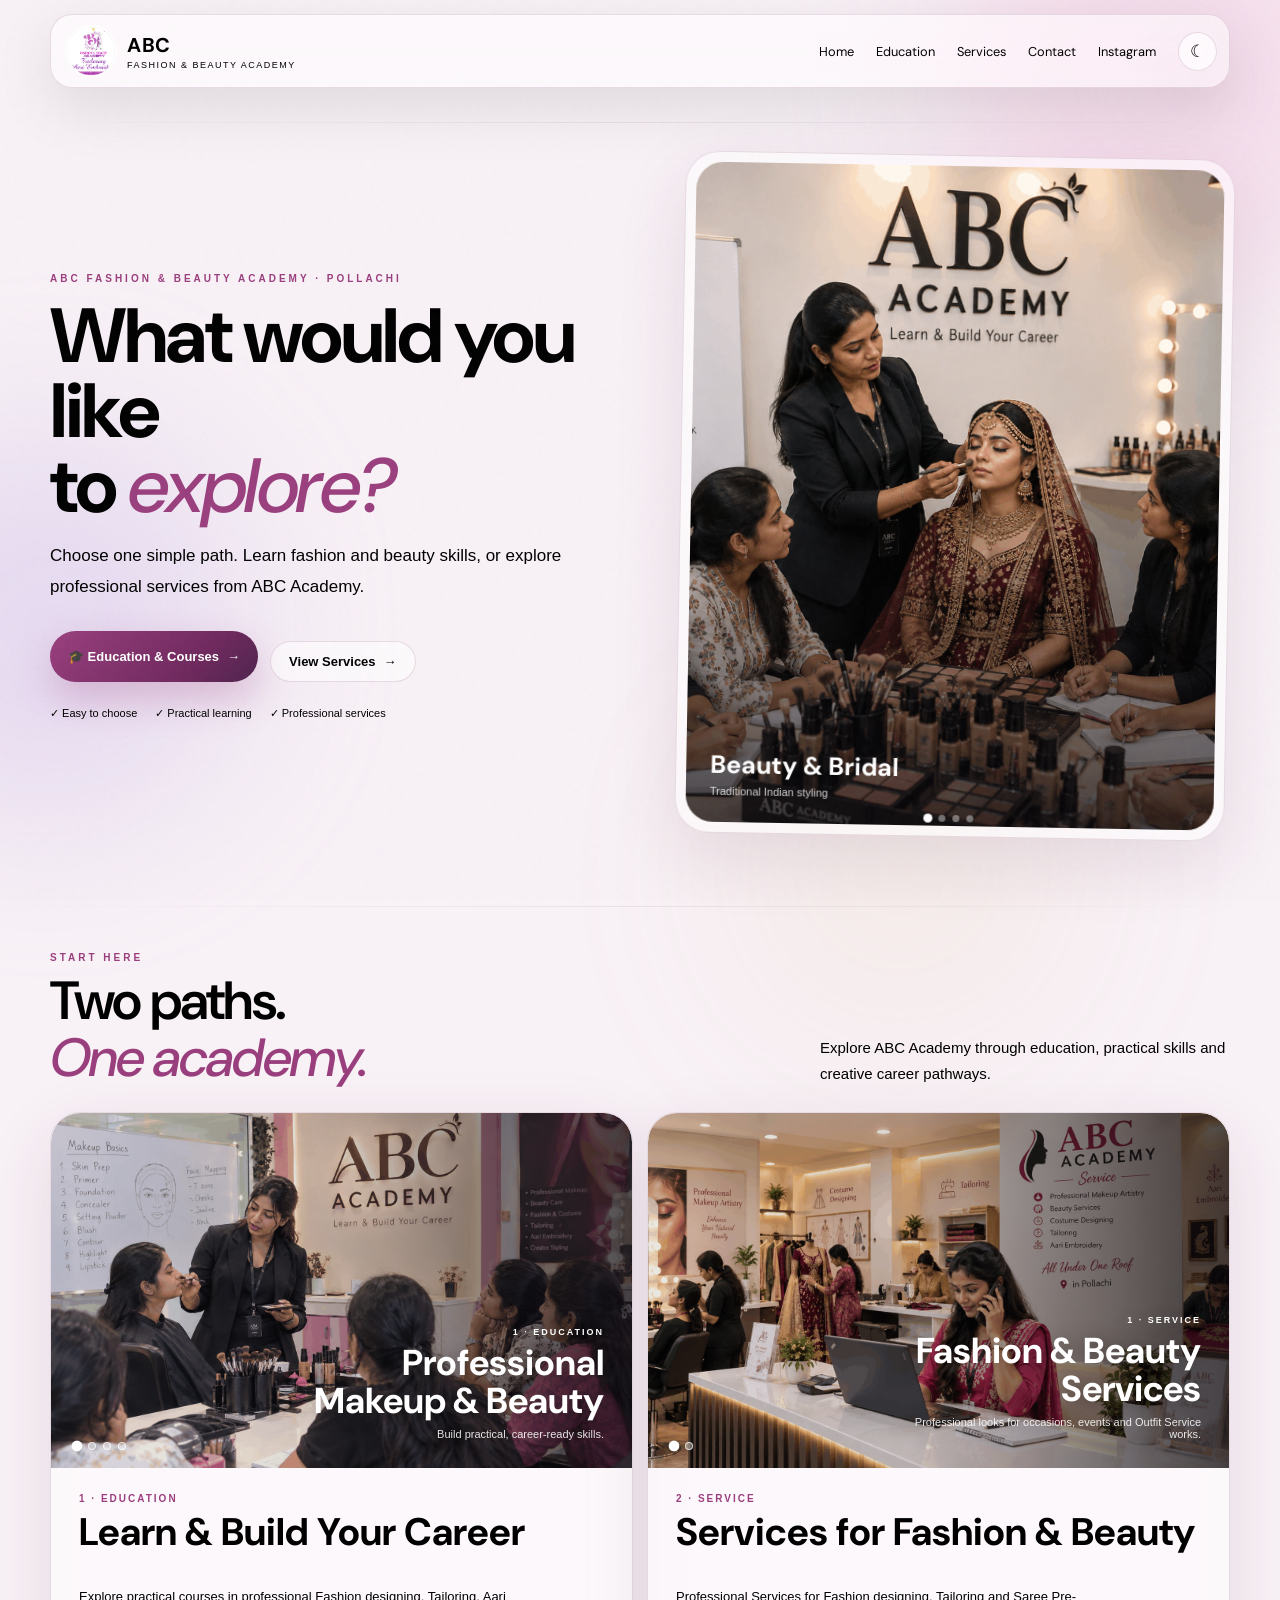
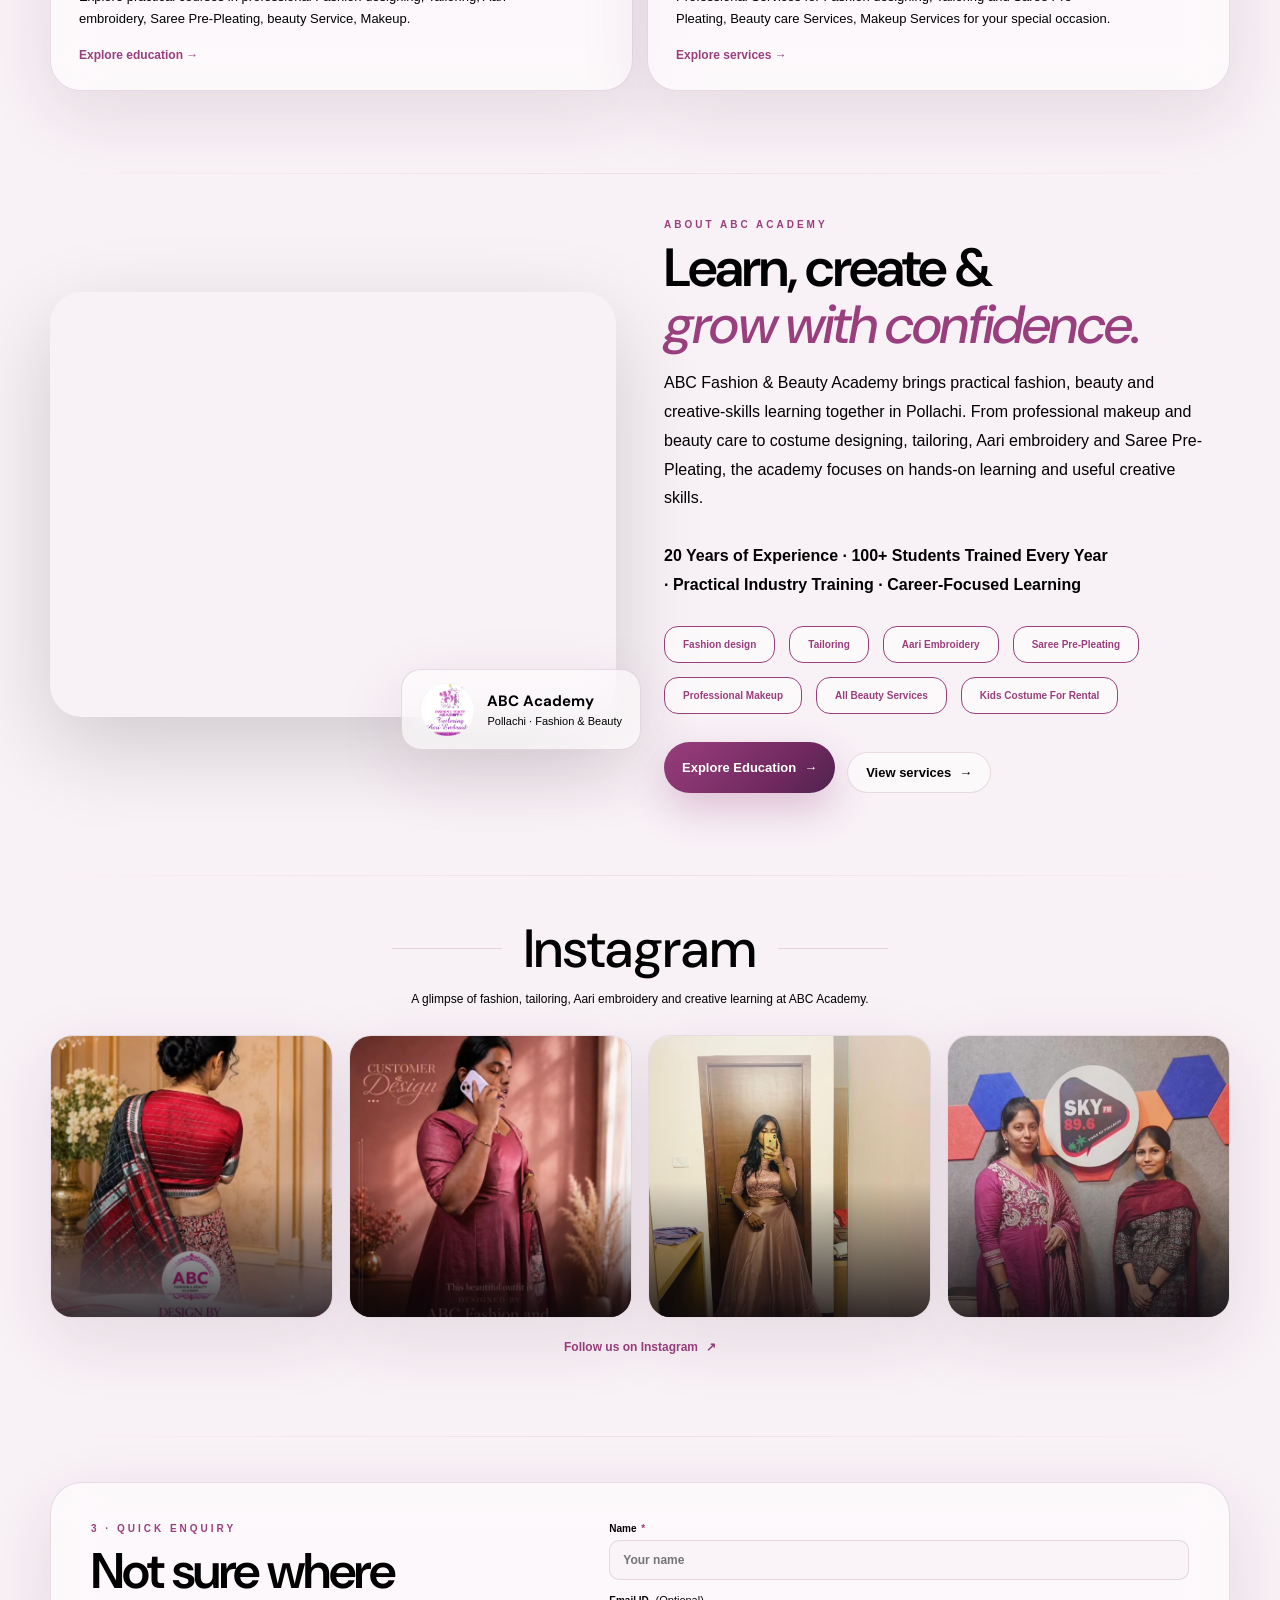
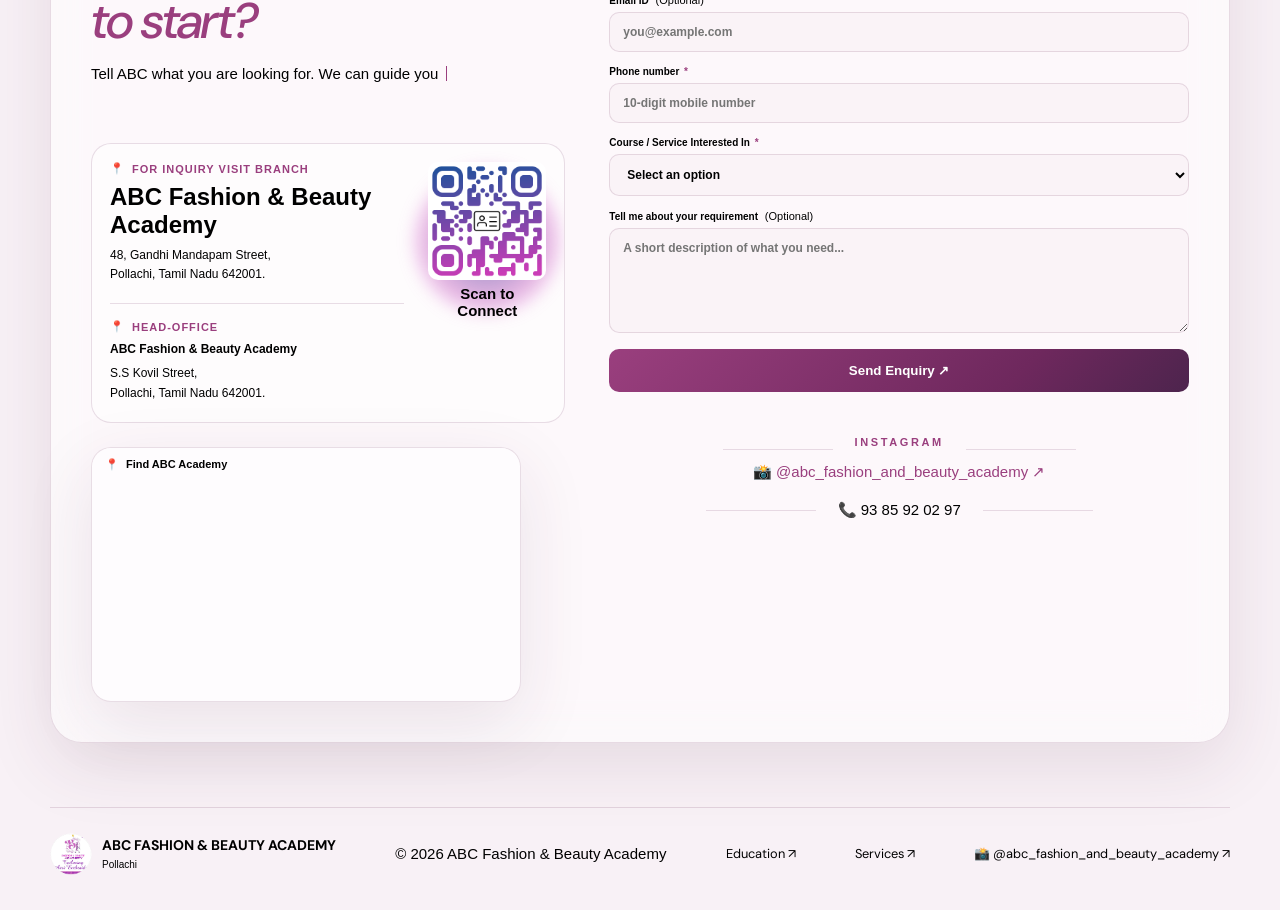
<file: index.html>
<!DOCTYPE html>
<html lang="en">

<head>
    <meta charset="utf-8" />
    <script>(function(){try{var t=localStorage.getItem("abcTheme");if(t==="dark"||t==="light")document.documentElement.dataset.theme=t}catch(e){}})();</script>
    <meta content="width=device-width,initial-scale=1.0" name="viewport" />
    <title>
        ABC Academy | Choose Your Interest
    </title>
    <meta content="ABC Fashion &amp; Beauty Academy — choose Education or Fashion &amp; Beauty Services."
        name="description" />
    <link href="https://fonts.googleapis.com" rel="preconnect" />
    <link crossorigin="" href="https://fonts.gstatic.com" rel="preconnect" />
    <link
        href="https://fonts.googleapis.com/css2?family=DM+Sans:wght@400;500;600;700&amp;family=Nunito+Sans:wght@400;500;600;700;800&amp;display=swap"
        rel="stylesheet" />
    <link href="assets/style.css" rel="stylesheet" />
    <link href="assets/interest.css" rel="stylesheet" />
    <link href="assets/popup.css" rel="stylesheet" />
    <link href="assets/site-polish.css" rel="stylesheet" />
</head>
    <!-- Google tag (gtag.js) -->
<script async src="https://www.googletagmanager.com/gtag/js?id=G-CJG28SWXE9"></script>
<script>
  window.dataLayer = window.dataLayer || [];
  function gtag(){dataLayer.push(arguments);}
  gtag('js', new Date());

  gtag('config', 'G-CJG28SWXE9');
</script>

<body>
    <div class="orb orb1">
    </div>
    <div class="orb orb2">
    </div>
    <div class="orb orb3">
    </div>
    <div class="grain">
    </div>
    <header class="nav glass">
        <a class="brand" href="index.html">
            <img decoding="async" alt="ABC Fashion &amp; Beauty Academy logo" src="assets/logo.png" />
            <span>
                <b>
                    ABC
                </b>
                <small>
                    FASHION &amp; BEAUTY ACADEMY
                </small>
            </span>
        </a>
        <nav>
            <a href="index.html">
                Home
            </a>
            <a href="education.html">
                Education
            </a>
            <a href="services.html">
                Services
            </a>
            <a href="#enquiry">
                Contact
            </a>
            <a href="#instagram-showcase">
                Instagram
            </a>
        </nav>
        <div class="nav-tools">
            <button class="theme-btn glass" id="themeToggle">
                ☾
            </button>
            <button aria-expanded="false" aria-label="Open navigation menu" class="menu" id="menu">
                ☰
            </button>
        </div>
    </header>
    <main>
        <section class="interest-hero section reveal visible">
            <div class="interest-copy">
                <div class="eyebrow" id="idxHeroEyebrowText">
                    ABC FASHION &amp; BEAUTY ACADEMY · POLLACHI
                </div>
                <h1 id="idxHeroTitleText">
                    What would you like
                    <br />
                    to
                    <em>
                        explore?
                    </em>
                </h1>
                <p id="idxHeroTextText">
                    Choose one simple path. Learn fashion and beauty skills, or explore professional services from ABC
                    Academy.
                </p>
                <div class="interest-actions">
                    <a class="btn" href="education.html">
                        🎓 Education &amp; Courses
                        <span>
                            →
                        </span>
                    </a>
                    <a class="outline interest-outline" href="services.html">
                        View Services
                        <span>
                            →
                        </span>
                    </a>
                </div>
                <div class="interest-trust">
                    <span>
                        ✓ Easy to choose
                    </span>
                    <span>
                        ✓ Practical learning
                    </span>
                    <span>
                        ✓ Professional services
                    </span>
                </div>
            </div>
            
         
<div class="interest-carousel glass">
                <div class="interest-slides" id="interestSlides">
                    <figure class="interest-slide active">
                        <img decoding="async" alt="Indian bridal beauty" src="assets/bridal looks-Ed.png" />
                        <figcaption>
                            <b>
                                Beauty &amp; Bridal
                            </b>
                            <span>
                                Traditional Indian styling
                            </span>
                        </figcaption>
                    </figure>
                    <figure class="interest-slide">
                        <img decoding="async" alt="Indian fashion design" src="assets/academy-fashion-class.jpg" />
                        <figcaption>
                            <b>
                                Fashion &amp; Design
                            </b>
                            <span>
                                Indian fashion and creative styling
                            </span>
                        </figcaption>
                    </figure>
                    <figure class="interest-slide">
                        <img decoding="async" alt="Indian tailoring workshop" src="assets/talioring.png" loading="lazy">
                        <figcaption>
                            <b>
                                Tailoring
                            </b>
                            <span>
                                Hands-on Outfit Making
                            </span>
                        </figcaption>
                    </figure>
                    <figure class="interest-slide">
                        <img decoding="async" alt="Indian kids fancy dress event" src="assets/Fancy dress Event.png" loading="lazy">
                        <figcaption>
                            <b>
                                Kids Events
                            </b>
                            <span>
                                Fancy dress &amp; stage styling
                            </span>
                        </figcaption>
                    </figure>
                </div>
                <div class="interest-dots" id="interestDots">
                </div>
            </div>
        </section>

        
        <section class="section choice-section reveal">
            <div class="section-head">
                <div>
                    <div class="eyebrow">
                        START HERE
                    </div>
                    <h2>
                        Two paths.
                        <br />
                        <em>
                            One academy.
                        </em>
                    </h2>
                </div>
                <p>
                    Explore ABC Academy through education, practical skills and creative career pathways.
                </p>
            </div>

            <div class="choice-grid start-paths-grid">
                <a class="choice-card education-feature-card glass popup-card scroll-card"
                    data-popup-action="Explore Education"
                    data-popup-description="Explore practical courses in Professional Fashion designing, Tailoring, Aari embroidery, Saree Pre-Pleating, beauty Service, Makeup."
                    data-popup-href="education.html" data-popup-image="assets/academy-fashion-class.jpg"
                    data-popup-title="Education & Courses" href="education.html">



                    <div class="education-card-carousel" id="educationCardCarousel"
                        aria-label="ABC Academy education highlights">
                        <div class="education-card-track" id="educationCardTrack">
                            <figure class="education-card-slide active">
                                <img decoding="async" src="assets/MakeUp-ED.png" alt="ABC Academy fashion and beauty education" loading="lazy">
                                <figcaption><span>1 · EDUCATION</span><strong>Professional Makeup &amp;
                                        Beauty</strong><small>Build practical, career-ready skills.</small></figcaption>
                            </figure>
                            <figure class="education-card-slide">
                                <img decoding="async" src="assets/PP-ED.png" alt="ABC Academy beauty and bridal training" loading="lazy">
                                <figcaption><span>2 · EDUCATION</span><strong>Pre-Pleating &amp;
                                        Box Folding</strong><small>Learn professional styling with confidence.</small>
                                </figcaption>
                            </figure>
                            <figure class="education-card-slide">
                                <img decoding="async" src="assets/Talioring -ED.png" alt="ABC Academy tailoring workshop" loading="lazy">
                                <figcaption><span>3 · EDUCATION</span><strong>Fashion, Costume &amp;
                                        Tailoring</strong><small>Learn hands-on garment and costume skills.</small>
                                </figcaption>
                            </figure>
                            <figure class="education-card-slide">
                                <img decoding="async" src="assets/Aari Image -ED.png" alt="ABC Academy Aari embroidery training" loading="lazy">
                                <figcaption><span>4 · EDUCATION</span><strong>Aari Embroidery</strong><small>Turn
                                        creativity into useful professional skills.</small>
                                </figcaption>
                            </figure>
                        </div>
                        <div class="education-card-dots" id="educationCardDots" aria-label="Choose education image">
                        </div>
                    </div>
                    <div class="choice-body education-feature-body">
                        <span>1 · EDUCATION</span>
                        <h3 id="idxEducationTitleText">Learn &amp; Build Your Career</h3>
                        <p id="idxEducationDescText">Explore practical courses in professional Fashion designing,
                            Tailoring, Aari embroidery, Saree Pre-Pleating, beauty Service, Makeup.
                        </p>
                        <strong>Explore education →</strong>
                    </div>
                </a>

                <a class="choice-card education-feature-card service-feature-card glass popup-card scroll-card"
                    data-popup-action="Explore Services"
                    data-popup-description="Professional Services for Fashion designing, Tailoring and Saree Pre-Pleating, Beauty care Services, Makeup Services for your special occasion."
                    data-popup-href="services.html" data-popup-image="assets/Owner Img 1.png"
                    data-popup-title="Fashion & Beauty Services" href="services.html">



                    <div class="education-card-carousel service-card-carousel" id="serviceCardCarousel"
                        aria-label="ABC Academy service highlights">
                        <div class="education-card-track" id="serviceCardTrack">
                            <figure class="education-card-slide active">
                                <img decoding="async" src="assets/Service Img2.png"
                                    alt="ABC Academy professional fashion and beauty services" loading="lazy">
                                <figcaption><span>1 · SERVICE</span><strong>Fashion &amp; Beauty Services
                                    </strong><small>Professional looks for occasions, events and Outfit Service
                                        works.</small></figcaption>
                            </figure>
                            <figure class="education-card-slide">
                                <img decoding="async" src="assets/Owner Img 1.png"
                                    alt="ABC Academy bridal beauty service" loading="lazy">
                                <figcaption><span>2 · SERVICE</span><strong>Tailoring &amp; Saree
                                        Pre-Pleating</strong><small>Elegant styling tailored to your special
                                        day.</small>
                                </figcaption>
                            </figure>


                        </div>
                        <div class="education-card-dots" id="serviceCardDots" aria-label="Choose service image"></div>

                    </div>
                    <div class="choice-body education-feature-body">
                        <span>2 · SERVICE</span>
                        <h3>Services for Fashion & Beauty</h3>
                        <p>Professional Services for Fashion designing, Tailoring and Saree Pre-Pleating, Beauty care
                            Services, Makeup Services for your special occasion.</p>
                        <strong>Explore services →</strong>
                    </div>
                </a>
            </div>
        </section>
        <section class="section about reveal" id="about">
            <div class="about-image">
                <img decoding="async" alt="ABC Academy founder and fashion design mentor"
                    src="assets/ABC Academy_ Fashion & Beauty Training.png" loading="lazy">
                <div class="logo-card glass">
                    <img decoding="async" alt="ABC Academy logo" src="assets/logo.png" loading="lazy">
                    <div>
                        <b>
                            ABC Academy
                        </b>
                        <span>
                            Pollachi · Fashion &amp; Beauty
                        </span>
                    </div>
                </div>
            </div>
            <div class="about-copy">
                <div class="eyebrow">
                    ABOUT ABC ACADEMY
                </div>
                <h2>
                    Learn, create &amp;
                    <br />
                    <em>
                        grow with confidence.
                    </em>
                </h2>
                <p>
                    ABC Fashion &amp; Beauty Academy brings practical fashion, beauty and creative-skills learning
                    together in Pollachi. From professional makeup and beauty care to costume designing, tailoring, Aari
                    embroidery and Saree Pre-Pleating, the academy focuses on hands-on learning and useful creative
                    skills.
                    <br>
                    <br>
                   <span style="font-weight: bold;"> 20 Years of Experience · 100+ Students Trained Every Year <br> ·
                        Practical Industry Training ·
                        Career-Focused Learning</span>
                </p>

                <div class="skill-list" style="padding-top: 10px;">
                    <div class="skill-item">Fashion design</div>
                    <div class="skill-item">Tailoring</div>
                    <div class="skill-item">Aari Embroidery</div>
                    <div class="skill-item">Saree Pre-Pleating</div>
                    <div class="skill-item">Professional Makeup</div>
                    <div class="skill-item">All Beauty Services</div>
                    <div class="skill-item">Kids Costume For Rental</div>

                </div>
                <div class="interest-actions">
                    <a class="btn" href="education.html">
                        Explore Education
                        <span>
                            →
                        </span>
                    </a>
                    <a class="outline interest-outline" href="services.html">
                        View services
                        <span>
                            →
                        </span>
                    </a>
                </div>
            </div>
        </section>
        <section class="section instagram-showcase reveal" id="instagram-showcase">
            <div class="section-head instagram-heading">
                <div>
                    <div class="eyebrow">
                        INSTAGRAM
                    </div>
                    <h2>
                        Instagram
                    </h2>
                </div>
                <p>
                    A glimpse of fashion, tailoring, Aari embroidery and creative learning at ABC Academy.
                </p>
            </div>
            <div class="instagram-grid">
                <a class="instagram-tile glass scroll-card"
                    href="https://www.instagram.com/abc_fashion_and_beauty_academy/" rel="noopener noreferrer"
                    target="_blank" rel="noopener noreferrer">
                    <img decoding="async" alt="ABC Academy fashion and design mentor" src="assets/Insta Profile 1.jpg" loading="lazy">

                </a>
                <a class="instagram-tile glass scroll-card"
                    href="https://www.instagram.com/abc_fashion_and_beauty_academy/" rel="noopener noreferrer"
                    target="_blank" rel="noopener noreferrer">
                    <img decoding="async" alt="Tailoring and garment making practice" src="assets/Insta Profile 2.jpg" loading="lazy">

                </a>
                <a class="instagram-tile glass scroll-card"
                    href="https://www.instagram.com/abc_fashion_and_beauty_academy/" rel="noopener noreferrer"
                    target="_blank" rel="noopener noreferrer">
                    <img decoding="async" alt="Aari embroidery practice" src="assets/Insta Profile 3.jpg" loading="lazy">

                </a>
                <a class="instagram-tile glass scroll-card"
                    href="https://www.instagram.com/abc_fashion_and_beauty_academy/" rel="noopener noreferrer"
                    target="_blank" rel="noopener noreferrer">
                    <img decoding="async" alt="Fashion design and creative classroom" src="assets/Insta Profile.jpg" loading="lazy">

                </a>
            </div>
            <a class="instagram-follow" href="https://www.instagram.com/abc_fashion_and_beauty_academy/"
                rel="noopener noreferrer" target="_blank" rel="noopener noreferrer">
                Follow us on Instagram
                <span>
                    ↗
                </span>
            </a>
        </section>
        <section class="section form-section reveal" id="enquiry">
            <div class="form-card glass">
                <div class="form-copy">
                    <div class="eyebrow" id="idxEnquiryEyebrowText">
                        3 · QUICK ENQUIRY
                    </div>
                    <h2 id="idxEnquiryTitleText">
                        Not sure where
                        <br />
                        <em>
                            to start?
                        </em>
                    </h2>
                    <p id="idxEnquiryTextText" class="typing-copy"
                        data-typing-text="Tell ABC what you are looking for. We can guide you to the right course or service. 😃📞"
                        aria-label="Tell ABC what you are looking for. We can guide you to the right course or service. 😃📞">
                    </p>


                    <!-- Address&Qr-->
                    <div class="academy-location-block" aria-label="ABC Academy addresses and QR code">
                        <div class="academy-location-addresses">
                            <div class="academy-address academy-main-address">
                                <div class="address-label"><span>📍</span> FOR INQUIRY VISIT BRANCH</div>
                                <h3>ABC Fashion &amp; Beauty Academy</h3>
                                <p>48, Gandhi Mandapam Street,<br> Pollachi, Tamil Nadu 642001.</p>
                            </div>

                            <div class="academy-address academy-secondary-address">
                                <div class="address-label"><span>📍</span> HEAD-OFFICE</div>
                                <h6>ABC Fashion &amp; Beauty Academy</h6>
                                <p> S.S Kovil Street, <br> Pollachi, Tamil Nadu 642001.</p>
                            </div>
                        </div>
                        <div class="academy-qr qr-wrapper">
                            <img decoding="async" src="assets/QR OG.png"
                                style="border-radius: 10px;" alt="ABC Academy QR code — scan to connect" loading="lazy">
                            <strong class="heartbeat" style="font-size: 100%;">Scan to Connect</strong>
                            
                        </div>
                    </div>
                    <!--Address&Qr-->

                    <div class="enquiry-map-wrap" aria-label="ABC Academy location map">
                        <div class="enquiry-map-heading">
                            <span>📍</span>
                            <b>Find ABC Academy</b>
                        </div>
                        <iframe src="https://www.google.com/maps/embed?pb=!1m18!1m12!1m3!1d240.2762840563747!2d77.00753974748456!3d10.656903091722508!2m3!1f0!2f0!3f0!3m2!1i1024!2i768!4f13.1!3m3!1m2!1s0x3ba839000ad9d4d7%3A0x9d0a6c41bb82a2f!2sAbc%20fashion%20and%20beauty%20academy%20(branch)!5e1!3m2!1sen!2sin!4v1791100961633!5m2!1sen!2sin" width="600" height="450" style="border:0;" allowfullscreen="" loading="lazy" referrerpolicy="strict-origin-when-cross-origin"></iframe>
                    </div>


                </div>
                <form class="abc-enquiry-form" id="interestForm" novalidate="">
                    <label>
                        Name
                        <span class="required-mark">
                            *
                        </span>
                        <input name="name" placeholder="Your name" required="" />
                    </label>
                    <label>
                        Email ID
                        <span class="optional-mark">
                            (Optional)
                        </span>
                        <input name="email" placeholder="you@example.com" type="email" />
                    </label>
                    <label>
                        Phone number
                        <span class="required-mark">
                            *
                        </span>
                        <input inputmode="numeric" maxlength="10" minlength="10" name="phone" pattern="[0-9]{10}"
                            placeholder="10-digit mobile number" required="" />
                    </label>
                    <label>
                        Course / Service Interested In
                        <span class="required-mark">
                            *
                        </span>
                        <select name="service" required="">
                            <option value="">
                                Select an option
                            </option>
                            <option>
                                 Course Details
                            </option>
                            <option>
                                Fashion &amp; Tailoring Service
                            </option>
                            <option>
                                Beautician Service
                            </option>
                            <option>
                                Saree Pre-Pleating
                            </option>
                            <option>
                                Aari Embroidery
                            </option>
                            <option>
                                Kids Fancy Dress &amp; College Event Styling
                            </option>
                        </select>
                    </label>
                    <label>
                        Tell me about your requirement
                        <span class="optional-mark">
                            (Optional)
                        </span>
                        <textarea name="message" placeholder="A short description of what you need..."></textarea>
                    </label>
                    <button class="form-submit" type="submit">
                        Send Enquiry
                        <span>
                            ↗
                        </span>
                    </button>
                    <p class="form-status" id="interestStatus">
                    </p>
                    <div class="section-head instagram-heading">
                        <div>
                            <div class="eyebrow2">
                                INSTAGRAM
                            </div>
                        </div>
                        <a href="https://www.instagram.com/abc_fashion_and_beauty_academy/"
                            class="theme-safe-link" style="text-decoration: none;" target="_blank" rel="noopener noreferrer">
                            📸 @abc_fashion_and_beauty_academy ↗
                        </a>
                        <br>
                        <div style="padding-top: 20px;">
                           
                            <span>
                                <a class="theme-safe-phone" style="text-decoration: none;" href="tel:+919385920297">📞 93 85 92 02
                                    97</a>
                            </span>
                        </div>
                    </div>
                </form>

            </div>
        </section>
    </main>
    <footer>
        <div class="footer-brand">
            <img decoding="async" alt="ABC logo" src="assets/logo.png" loading="lazy">
            <div>
                <b>
                    ABC FASHION &amp; BEAUTY ACADEMY
                </b>
                <small>
                    Pollachi
                </small>
            </div>
        </div>
        <span>
            © 2026 ABC Fashion &amp; Beauty Academy
        </span>
        <a href="education.html">
            Education ↗
        </a>
        <a href="services.html">
            Services ↗
        </a>
        <a href="https://www.instagram.com/abc_fashion_and_beauty_academy/" target="_blank" rel="noopener noreferrer">
            📸 @abc_fashion_and_beauty_academy ↗
        </a>
    </footer>
    <script>
        const slides = [...document.querySelectorAll('.interest-slide')], dots = document.getElementById('interestDots'); let si = 0; slides.forEach((_, i) => { const b = document.createElement('button'); b.setAttribute('aria-label', 'Slide ' + (i + 1)); b.onclick = () => show(i); dots.appendChild(b) }); function show(i) { si = (i + slides.length) % slides.length; slides.forEach((s, n) => s.classList.toggle('active', n === si));[...dots.children].forEach((b, n) => b.classList.toggle('active', n === si)) } show(0); setInterval(() => show(si + 1), 4200);
    </script>
    <script src="assets/static.js">
    </script>
    <script src="assets/form.js">
    </script>
    <script src="assets/popup.js">
    </script>

    <script>
        (function () {
            const carousel = document.getElementById('educationCardCarousel');
            const track = document.getElementById('educationCardTrack');
            const slides = track ? [...track.querySelectorAll('.education-card-slide')] : [];
            const dots = document.getElementById('educationCardDots');
            if (!carousel || !track || !slides.length || !dots) return;

            let current = 0;
            let timer = null;
            let pointerStart = null;
            let pointerDelta = 0;
            let dragging = false;

            slides.forEach((_, i) => {
                const dot = document.createElement('button');
                dot.type = 'button';
                dot.setAttribute('aria-label', 'Show education image ' + (i + 1));
                dot.addEventListener('click', (event) => {
                    event.preventDefault();
                    event.stopPropagation();
                    show(i, true);
                });
                dots.appendChild(dot);
            });

            function show(index, restart) {
                current = (index + slides.length) % slides.length;
                slides.forEach((slide, i) => slide.classList.toggle('active', i === current));
                [...dots.children].forEach((dot, i) => dot.classList.toggle('active', i === current));
                if (restart) startAuto();
            }

            function startAuto() {
                clearInterval(timer);
                timer = setInterval(() => show(current + 1, false), 4000);
            }

            carousel.addEventListener('pointerdown', (event) => {
                if (event.target.closest('button')) return;
                pointerStart = event.clientX;
                pointerDelta = 0;
                dragging = true;
                carousel.setPointerCapture?.(event.pointerId);
                carousel.classList.add('is-dragging');
            });

            carousel.addEventListener('pointermove', (event) => {
                if (!dragging || pointerStart === null) return;
                pointerDelta = event.clientX - pointerStart;
            });

            function finishDrag() {
                if (!dragging) return;
                dragging = false;
                carousel.classList.remove('is-dragging');
                const wasDrag = Math.abs(pointerDelta) > 12;
                if (Math.abs(pointerDelta) > 45) {
                    show(current + (pointerDelta < 0 ? 1 : -1), true);
                } else {
                    startAuto();
                }
                if (wasDrag) {
                    carousel.dataset.dragged = '1';
                    setTimeout(() => delete carousel.dataset.dragged, 80);
                }
                pointerStart = null;
                pointerDelta = 0;
            }

            carousel.addEventListener('click', (event) => {
                if (carousel.dataset.dragged === '1') {
                    event.preventDefault();
                    event.stopPropagation();
                }
            }, true);

            carousel.addEventListener('pointerup', finishDrag);
            carousel.addEventListener('pointercancel', finishDrag);
            carousel.addEventListener('pointerleave', () => {
                if (dragging) finishDrag();
            });
            carousel.addEventListener('mouseenter', () => clearInterval(timer));
            carousel.addEventListener('mouseleave', startAuto);
            carousel.addEventListener('touchstart', () => clearInterval(timer), { passive: true });
            carousel.addEventListener('touchend', startAuto, { passive: true });

            show(0, false);
            startAuto();
        })();

        (function () {
            const carousel = document.getElementById('serviceCardCarousel');
            const track = document.getElementById('serviceCardTrack');
            const slides = track ? [...track.querySelectorAll('.education-card-slide')] : [];
            const dots = document.getElementById('serviceCardDots');
            if (!carousel || !track || !slides.length || !dots) return;

            let current = 0, timer = null, pointerStart = null, pointerDelta = 0, dragging = false;
            slides.forEach((_, i) => {
                const dot = document.createElement('button');
                dot.type = 'button';
                dot.setAttribute('aria-label', 'Show service image ' + (i + 1));
                dot.addEventListener('click', e => { e.preventDefault(); e.stopPropagation(); show(i, true); });
                dots.appendChild(dot);
            });
            function show(index, restart) {
                current = (index + slides.length) % slides.length;
                slides.forEach((slide, i) => slide.classList.toggle('active', i === current));
                [...dots.children].forEach((dot, i) => dot.classList.toggle('active', i === current));
                if (restart) startAuto();
            }
            function startAuto() { clearInterval(timer); timer = setInterval(() => show(current + 1, false), 4000); }
            carousel.addEventListener('pointerdown', e => {
                if (e.target.closest('button')) return;
                pointerStart = e.clientX; pointerDelta = 0; dragging = true;
                carousel.setPointerCapture?.(e.pointerId); carousel.classList.add('is-dragging');
            });
            carousel.addEventListener('pointermove', e => { if (dragging && pointerStart !== null) pointerDelta = e.clientX - pointerStart; });
            function finishDrag() {
                if (!dragging) return;
                dragging = false; carousel.classList.remove('is-dragging');
                if (Math.abs(pointerDelta) > 45) show(current + (pointerDelta < 0 ? 1 : -1), true); else startAuto();
                if (Math.abs(pointerDelta) > 12) { carousel.dataset.dragged = '1'; setTimeout(() => delete carousel.dataset.dragged, 80); }
                pointerStart = null; pointerDelta = 0;
            }
            carousel.addEventListener('click', e => { if (carousel.dataset.dragged === '1') { e.preventDefault(); e.stopPropagation(); } }, true);
            carousel.addEventListener('pointerup', finishDrag);
            carousel.addEventListener('pointercancel', finishDrag);
            carousel.addEventListener('pointerleave', () => { if (dragging) finishDrag(); });
            carousel.addEventListener('mouseenter', () => clearInterval(timer));
            carousel.addEventListener('mouseleave', startAuto);
            carousel.addEventListener('touchstart', () => clearInterval(timer), { passive: true });
            carousel.addEventListener('touchend', startAuto, { passive: true });
            show(0, false); startAuto();
        })();

        (function () {
            const target = document.querySelector('.typing-copy');
            if (!target) return;
            const text = target.dataset.typingText || '';
            let i = 0;
            let forward = true;
            let pause = 0;

            function type() {
                if (pause > 0) {
                    pause--;
                    setTimeout(type, 90);
                    return;
                }
                if (forward) {
                    i++;
                    target.textContent = text.slice(0, i);
                    if (i >= text.length) {
                        forward = false;
                        pause = 22;
                    }
                } else {
                    i--;
                    target.textContent = text.slice(0, i);
                    if (i <= 0) {
                        forward = true;
                        pause = 5;
                    }
                }
                setTimeout(type, forward ? 42 : 22);
            }
            type();
        })();

        (function () { const cards = document.querySelectorAll('.scroll-card'); if (!cards.length) return; const io = new IntersectionObserver(es => es.forEach(e => { if (e.isIntersecting) { e.target.classList.add('scroll-visible'); io.unobserve(e.target) } }), { threshold: .12, rootMargin: '0px 0px -30px 0px' }); cards.forEach(c => io.observe(c)); })();
    </script>
<script>
document.addEventListener("DOMContentLoaded", () => {

  const slider = document.getElementById("heroSlider");

  if (!slider) return;

  const track = slider.querySelector(".hero-slider-track");
  const slides = [...slider.querySelectorAll(".hero-slide")];
  const dotsContainer = slider.querySelector(".hero-slider-dots");

  const totalSlides = slides.length;

  let currentIndex = 0;

  let startX = 0;
  let startY = 0;

  let isDragging = false;
  let isHovering = false;

  let autoPlayTimer = null;

  const SWIPE_THRESHOLD = 50;
  const AUTO_PLAY_TIME = 4500;


  /* =========================================
     CREATE DOTS
  ========================================= */

  slides.forEach((slide, index) => {

    const dot = document.createElement("button");

    dot.type = "button";
    dot.className = "hero-slider-dot";

    dot.setAttribute(
      "aria-label",
      `Go to slide ${index + 1}`
    );

    dot.addEventListener("click", () => {

      goToSlide(index);

      restartAutoPlay();

    });

    dotsContainer.appendChild(dot);

  });


  const dots = [
    ...dotsContainer.querySelectorAll(".hero-slider-dot")
  ];


  /* =========================================
     UPDATE SLIDE
  ========================================= */

  function updateSlider() {

    track.style.transform =
      `translate3d(-${currentIndex * 100}%, 0, 0)`;


    slides.forEach((slide, index) => {

      slide.classList.toggle(
        "active",
        index === currentIndex
      );

    });


    dots.forEach((dot, index) => {

      dot.classList.toggle(
        "active",
        index === currentIndex
      );

    });

  }


  /* =========================================
     GO TO SLIDE
  ========================================= */

  function goToSlide(index) {

    currentIndex =
      (index + totalSlides) % totalSlides;

    updateSlider();

  }


  /* =========================================
     NEXT
  ========================================= */

  function nextSlide() {

    goToSlide(currentIndex + 1);

  }


  /* =========================================
     PREVIOUS
  ========================================= */

  function previousSlide() {

    goToSlide(currentIndex - 1);

  }


  /* =========================================
     AUTOPLAY
  ========================================= */

  function startAutoPlay() {

    clearInterval(autoPlayTimer);

    if (
      window.matchMedia(
        "(prefers-reduced-motion: reduce)"
      ).matches
    ) {
      return;
    }

    autoPlayTimer = setInterval(() => {

      if (!isHovering && !isDragging) {

        nextSlide();

      }

    }, AUTO_PLAY_TIME);

  }


  function stopAutoPlay() {

    clearInterval(autoPlayTimer);

  }


  function restartAutoPlay() {

    stopAutoPlay();

    startAutoPlay();

  }


  /* =========================================
     MOUSE / TOUCH / PEN SWIPE
  ========================================= */

  slider.addEventListener("pointerdown", (event) => {

    if (!event.isPrimary) return;

    isDragging = true;

    startX = event.clientX;
    startY = event.clientY;

    stopAutoPlay();

    slider.setPointerCapture(event.pointerId);

  });


  slider.addEventListener("pointerup", (event) => {

    if (!isDragging) return;

    isDragging = false;

    const deltaX =
      event.clientX - startX;

    const deltaY =
      event.clientY - startY;


    /* Only treat mostly-horizontal gestures
       as a swipe */

    if (
      Math.abs(deltaX) > Math.abs(deltaY) &&
      Math.abs(deltaX) >= SWIPE_THRESHOLD
    ) {

      if (deltaX < 0) {

        nextSlide();

      } else {

        previousSlide();

      }

    }


    restartAutoPlay();

  });


  /* Cancelled pointer */

  slider.addEventListener(
    "pointercancel",
    () => {

      isDragging = false;

      restartAutoPlay();

    }
  );


  /* =========================================
     DESKTOP HOVER PAUSE
  ========================================= */

  slider.addEventListener(
    "pointerenter",
    () => {

      isHovering = true;

      stopAutoPlay();

    }
  );


  slider.addEventListener(
    "pointerleave",
    () => {

      isHovering = false;

      if (!isDragging) {

        startAutoPlay();

      }

    }
  );


  /* =========================================
     INITIAL STATE
  ========================================= */

  updateSlider();

  startAutoPlay();


  /* =========================================
     PAUSE WHEN TAB IS HIDDEN
  ========================================= */

  document.addEventListener(
    "visibilitychange",
    () => {

      if (document.hidden) {

        stopAutoPlay();

      } else {

        startAutoPlay();

      }

    }
  );

});
</script>
</body>

</html>
</file>
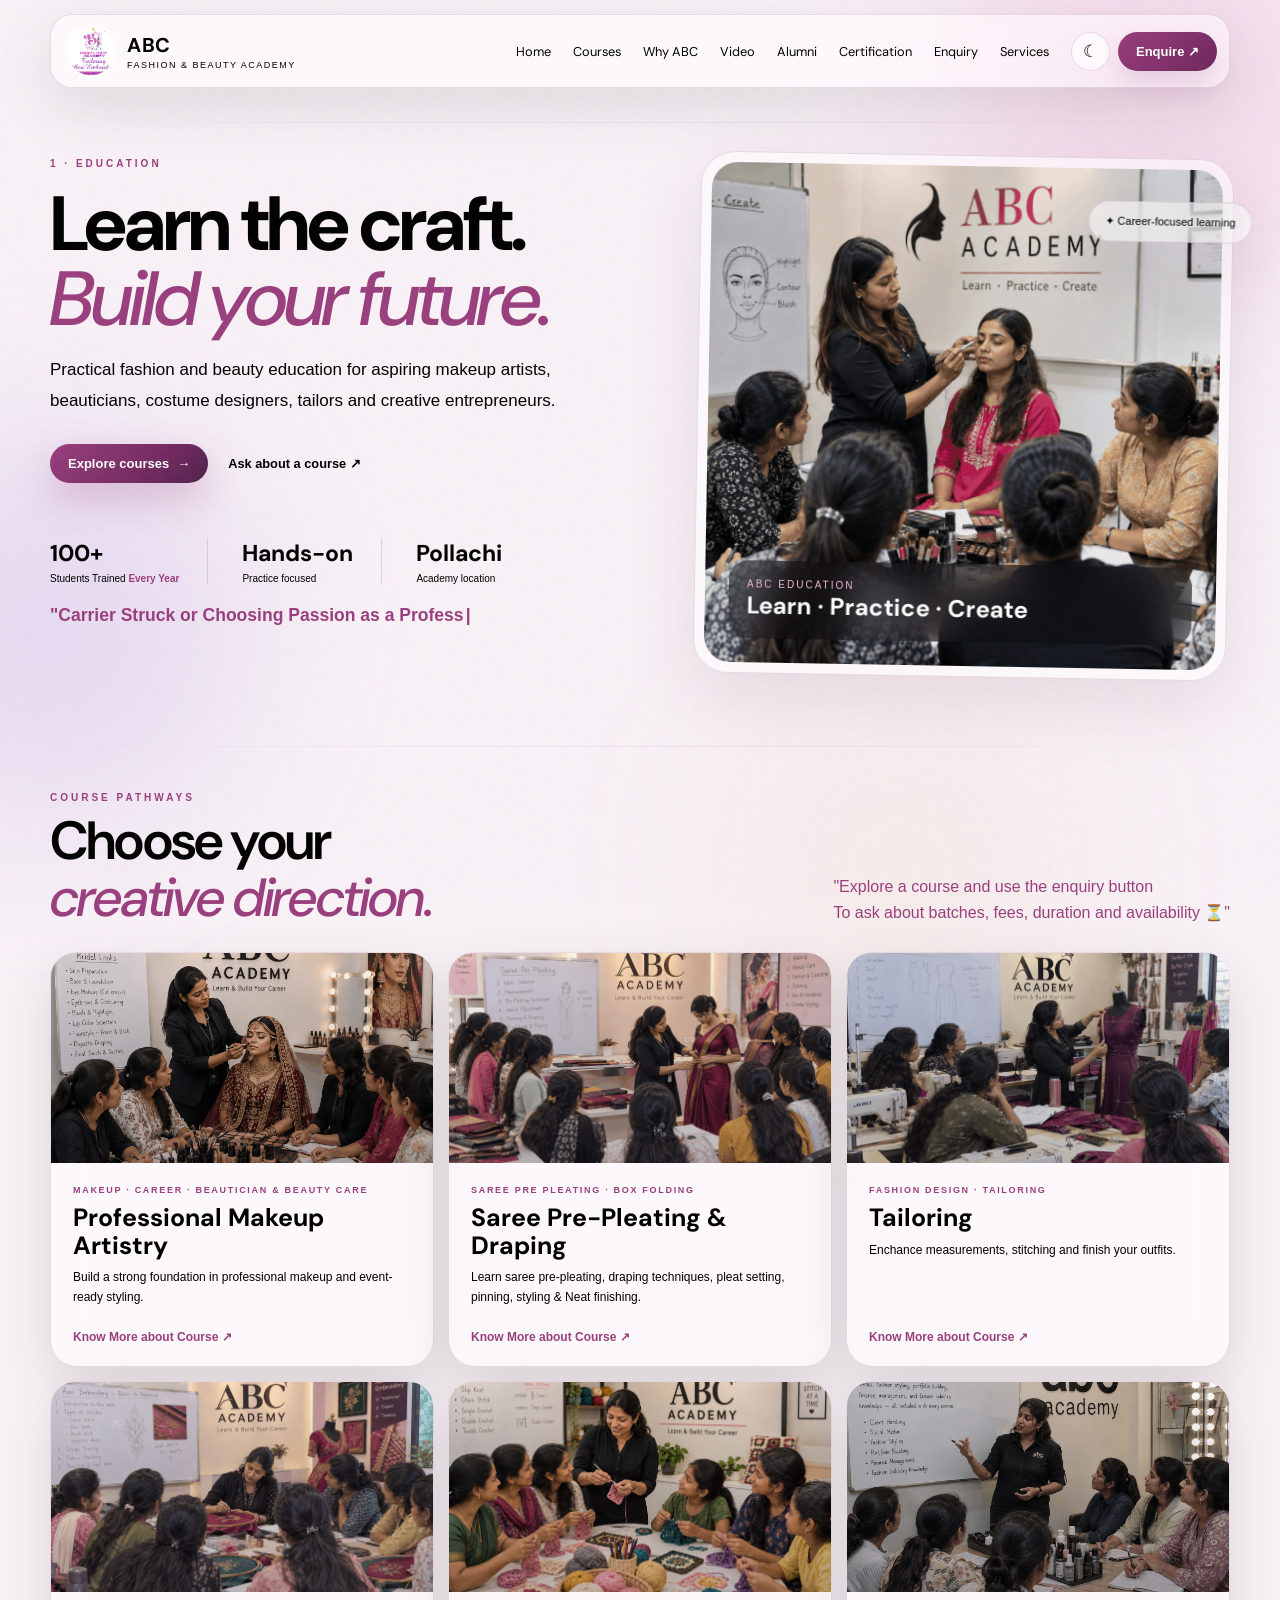
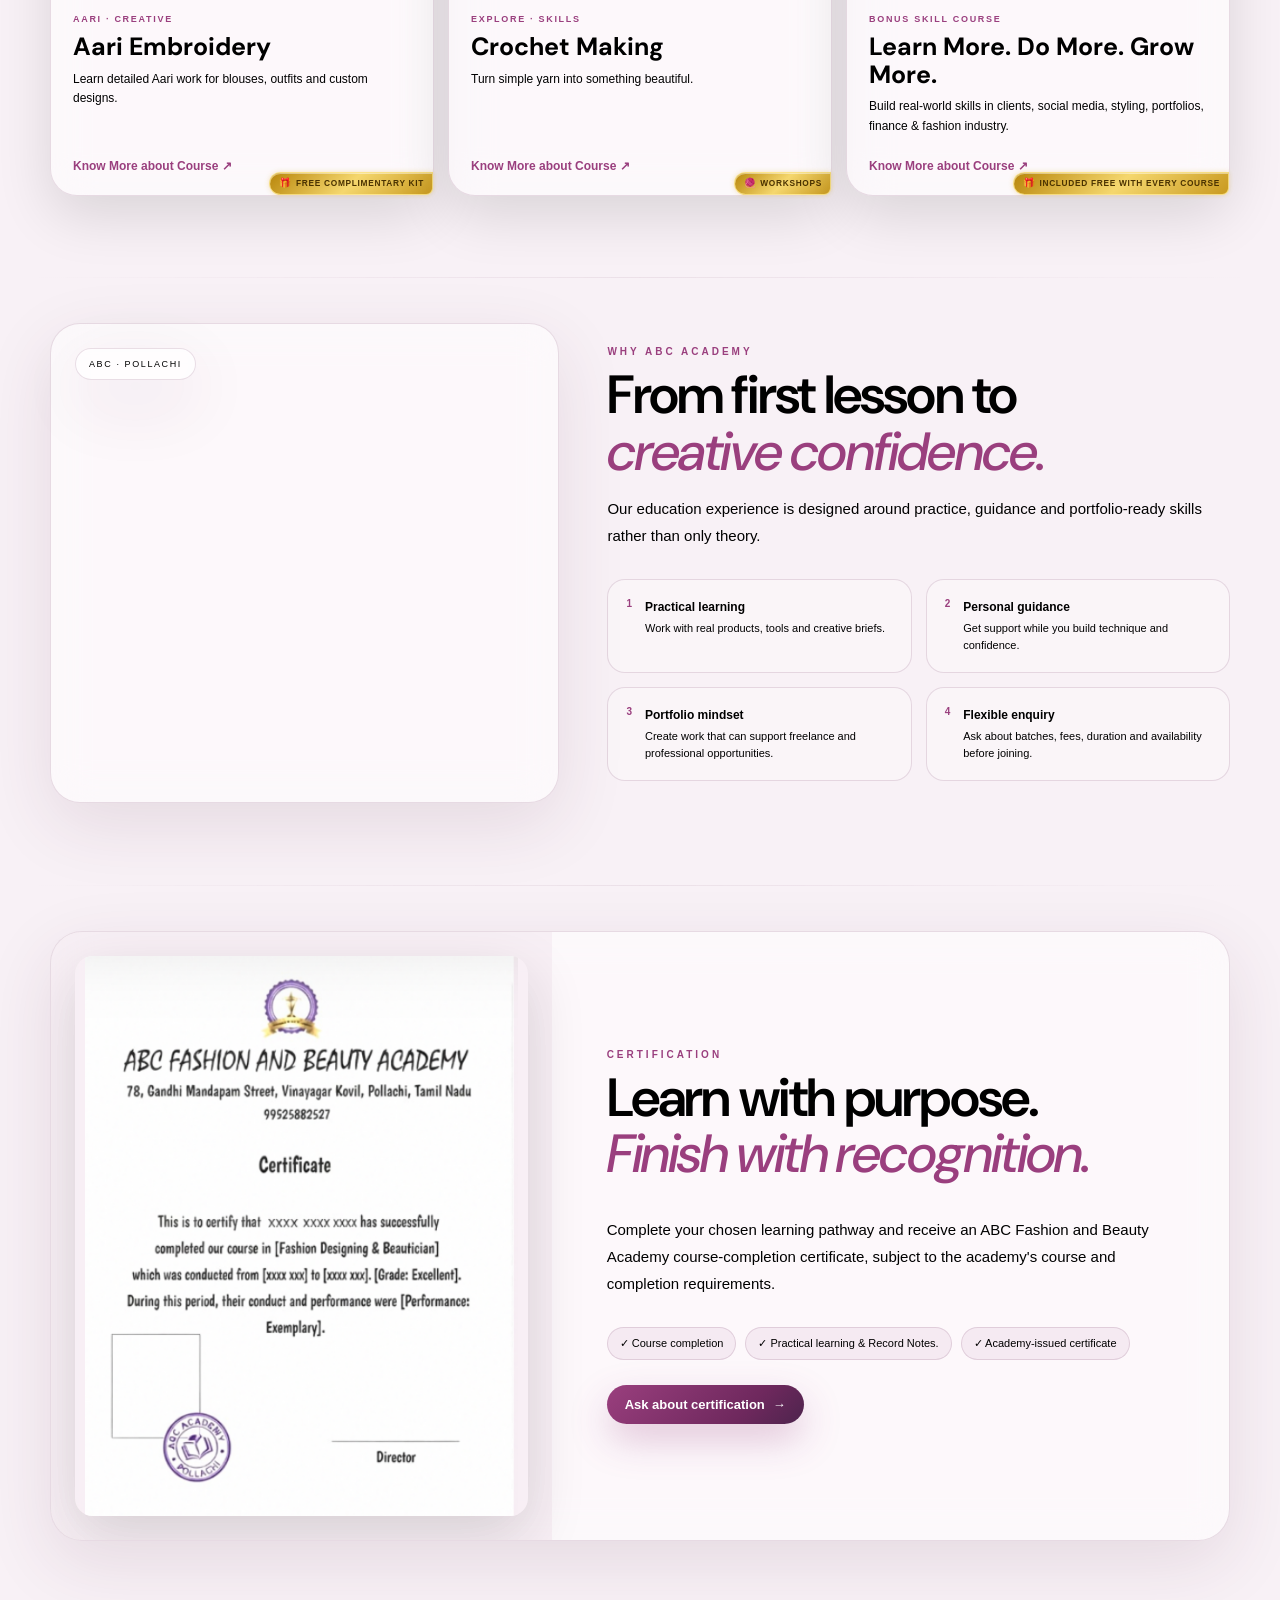
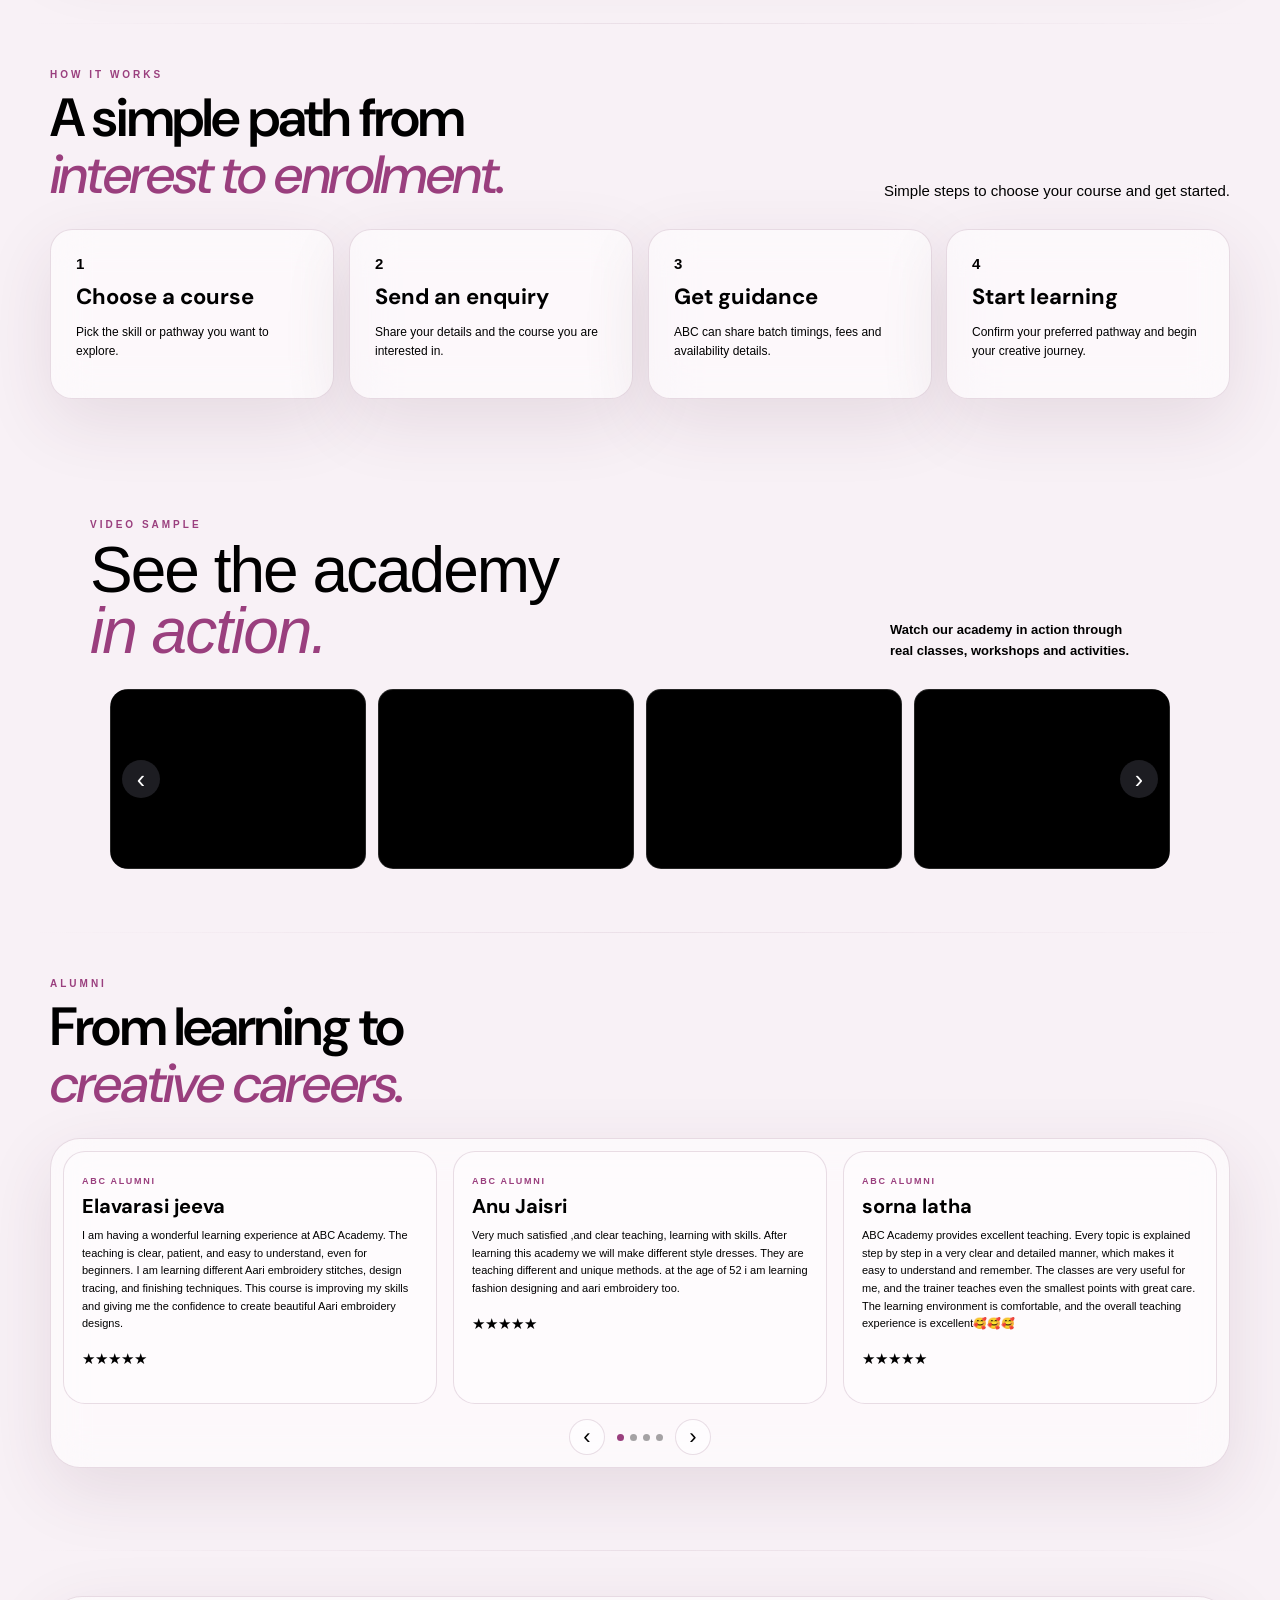
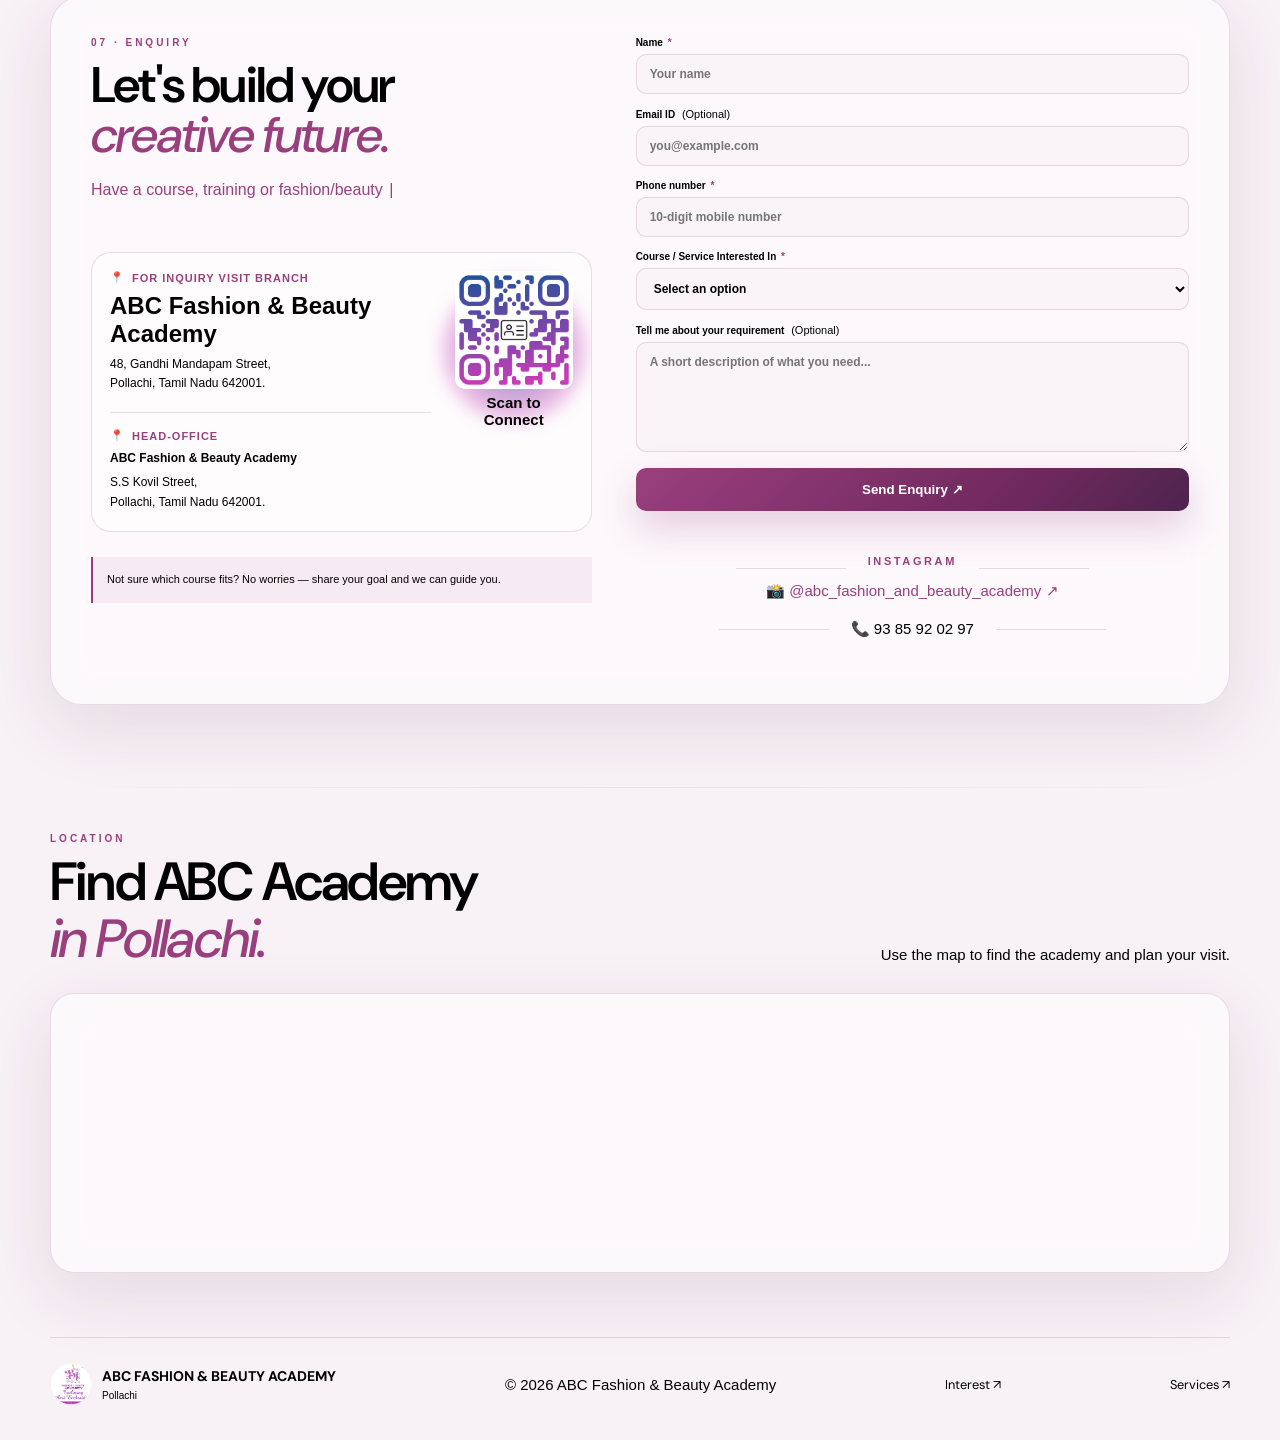
<file: education.html>
<!DOCTYPE html>
<html lang="en">

<head>
    <meta charset="utf-8" />
    <script>(function () { try { var t = localStorage.getItem("abcTheme"); if (t === "dark" || t === "light") document.documentElement.dataset.theme = t } catch (e) { } })();</script>
    <meta content="width=device-width,initial-scale=1.0" name="viewport" />
    <title>
        ABC Academy | Education &amp; Courses
    </title>
    <meta
        content="ABC Fashion &amp; Beauty Academy education page — courses in makeup, beauty, fashion, tailoring and Aari embroidery."
        name="description" />
    <link href="https://fonts.googleapis.com" rel="preconnect" />
    <link crossorigin="" href="https://fonts.gstatic.com" rel="preconnect" />
    <link
        href="https://fonts.googleapis.com/css2?family=DM+Sans:wght@400;500;600;700&amp;family=Nunito+Sans:wght@400;500;600;700;800&amp;display=swap"
        rel="stylesheet" />
    <link href="assets/style.css" rel="stylesheet" />
    <link href="assets/education.css" rel="stylesheet" />
    <link href="assets/popup.css" rel="stylesheet" />
    <link href="assets/site-polish.css" rel="stylesheet" />
</head>
<!-- Google tag (gtag.js) -->
<script async src="https://www.googletagmanager.com/gtag/js?id=G-CJG28SWXE9"></script>
<script>
    window.dataLayer = window.dataLayer || [];
    function gtag() { dataLayer.push(arguments); }
    gtag('js', new Date());

    gtag('config', 'G-CJG28SWXE9');
</script>

<body>
    <div class="orb orb1">
    </div>
    <div class="orb orb2">
    </div>
    <div class="orb orb3">
    </div>
    <div class="grain">
    </div>
    <header class="nav glass">
        <a class="brand" href="index.html">
            <img decoding="async" alt="ABC logo" src="assets/logo.png" />
            <span>
                <b>
                    ABC
                </b>
                <small>
                    FASHION &amp; BEAUTY ACADEMY
                </small>
            </span>
        </a>
        <nav>
            <a href="index.html">
                Home
            </a>
            <a href="#courses">
                Courses
            </a>
            <a href="#why">
                Why ABC
            </a>
            <a href="#VideoAbc">
                Video
            </a>
            <a href="#alumni">
                Alumni
            </a>
            <a href="#certification">
                Certification
            </a>
            <a href="#enquiry">
                Enquiry
            </a>
            <a href="services.html">
                Services
            </a>
        </nav>
        <div class="nav-tools">
            <button class="theme-btn glass" id="themeToggle">
                ☾
            </button>
            <a class="nav-cta" href="#enquiry">
                Enquire ↗
            </a>
            <button aria-expanded="false" aria-label="Open navigation menu" class="menu" id="menu">
                ☰
            </button>
        </div>
    </header>
    <main>
        <section class="edu-hero section reveal visible">
            <div class="edu-copy">
                <div class="eyebrow" id="edHeroEyebrowText">
                    1 · EDUCATION
                </div>
                <h1 id="edHeroTitleText">
                    Learn the craft.
                    <br />
                    <em>
                        Build your future.
                    </em>
                </h1>
                <p id="edHeroTextText">
                    Practical fashion and beauty education for aspiring makeup artists, beauticians, costume designers,
                    tailors and creative entrepreneurs.
                </p>
                <div class="edu-actions">
                    <a class="btn" href="#courses">
                        Explore courses
                        <span>
                            →
                        </span>
                    </a>
                    <a class="text-link" href="#enquiry">
                        Ask about a course ↗
                    </a>
                </div>
                <div class="edu-stats">
                    <div>
                        <strong>
                            100+
                        </strong>
                        <span>
                            Students Trained
                        </span> <span style="font-size: x-small;font-weight:bold ;color: #9a3f7e;"> Every Year</span>
                    </div>
                    <div>
                        <strong>
                            Hands-on
                        </strong>
                        <span>
                            Practice focused
                        </span>
                    </div>
                    <div>
                        <strong>
                            Pollachi
                        </strong>
                        <span>
                            Academy location
                        </span>
                    </div>
                </div>

                <h3 class="career-typing-heading" aria-live="polite">
                    <span id="careerTypingText"></span><span class="career-typing-cursor" aria-hidden="true">|</span>
                </h3>
            </div>
            <div class="edu-hero-card glass">
                <div class="edu-image-wrap">
                    <img decoding="async" alt="ABC Academy fashion and beauty mentor"
                        src="assets/learn & practice.png" />
                    <div class="image-caption">
                        <span>
                            ABC EDUCATION
                        </span>
                        <b>
                            Learn · Practice · Create
                        </b>
                    </div>
                </div>
                <div class="floating-chip glass">
                    ✦ Career-focused learning
                </div>
            </div>
        </section>

















        <section class="section reveal" id="courses">
            <div class="section-head">
                <div>
                    <div class="eyebrow" id="edCourseEyebrowText">
                        COURSE PATHWAYS
                    </div>
                    <h2 id="edCourseTitleText">
                        Choose your
                        <br />
                        <em>
                            creative direction.
                        </em>
                    </h2>
                </div>


                <div class="typing-text">
                    <span id="typing"></span><span class="cursor">"Explore a course and use the enquiry button <br> To
                        ask
                        about batches, fees, duration and availability ⏳"</span>
                </div>
            </div>


            <div class="course-grid" id="courseGrid">
                <!-- Professional Makeup Artistry Section-->
                <article class="course-card glass popup-card scroll-card"
                    data-carousel-images="assets/bridal looks-Ed.png">
                    <div class="course-image">
                        <img decoding="async" alt="Professional Makeup Artistry" loading="lazy"
                            src="assets/bridal looks-Ed.png" />
                    </div>
                    <div class="course-body">
                        <span>
                            MAKEUP · CAREER · BEAUTICIAN & BEAUTY CARE
                        </span>
                        <h3>
                            Professional Makeup Artistry
                        </h3>
                        <p>
                            Build a strong foundation in professional makeup and event-ready styling.
                        </p>
                        <a href="https://wa.me/919385920297?text=Hi%20ABC%20Fashion%20%26%20Beauty%20Academy%2C%20I%20would%20like%20to%20enquire%20about%20the%20course%20Professional%20Makeup%20Artistry."
                            target="_blank" rel="noopener noreferrer">
                            Know More about Course ↗
                        </a>
                    </div>
                    <div class="popup-data" hidden="">
                        <p>
                            ✨ ABC FASHION & BEAUTY ACADEMY ✨
                            💄 BEAUTICIAN COURSE – LEVEL-WISE STRUCTURE 💄

                            Learn Beauty Services, Bridal Mehendi, Hair Styling, Saree Styling & Bridal Makeup from
                            basic to advanced level with practical, step-by-step training.

                            🌸 LEVEL 1 – BASIC BEAUTY SERVICES & BRIDAL MEHENDI

                            Beauty Services
                            • Facial
                            • Threading
                            • Manicure & Pedicure
                            • Waxing
                            • Basic Beauty Techniques
                            • Product & Client Handling

                            Bridal Mehendi
                            • Basic Mehendi Techniques
                            • Basic Patterns & Bridal Elements
                            • Design Practice
                            • Bridal Design Basics

                            🎁 Complimentary: Basic Hair Spa
                            🎯 Goal: Build strong fundamentals in beauty services and bridal mehendi.

                            ✂️ LEVEL 2 – HAIR CUTTING & HAIR STYLING

                            • Baby, Mushroom & Straight Cuts
                            • U, V, Layer & Feather Cuts
                            • Hair Theory & Sectioning
                            • Tool Handling
                            • Dummy & Hands-on Practice
                            • Real Hair Demonstration

                            🎯 Goal: Learn professional hair cutting and styling techniques.

                            👗 LEVEL 3 – SAREE PRE-PLEATING

                            • Saree Pre-Pleating
                            • Pleat Setting
                            • Box Folding
                            • Saree Knowledge
                            • Professional Finishing
                            • Practical Training

                            🎁 Complimentary: Self-Draping & Basic Body Gestures
                            🎯 Goal: Learn neat and professional saree styling.

                            💇‍♀️ LEVEL 4 – BRIDAL HAIR DOS

                            • Bridal Hair Preparation
                            • Traditional & Modern Hairdos
                            • Bun & Braiding Techniques
                            • Hair Accessories & Flower Placement
                            • Bridal Hair Decoration
                            • Hands-on Practice

                            🎯 Goal: Create elegant bridal hairstyles and hairdos.

                            👰 LEVEL 5 – BRIDAL MAKEUP

                            • Advanced Bridal Makeup
                            • Skin & Base Preparation
                            • Face Correction & Contouring
                            • Eye, Brow & Lip Makeup
                            • Traditional & Modern Bridal Looks
                            • Product & Tool Knowledge
                            • Hands-on Practice

                            🎭 Additional: Theatre & Stage Makeup

                            🎯 Goal: Learn complete professional bridal makeup techniques.

                            ✨ LEARN • PRACTICE • MASTER ✨

                            Theory + Live Demo + Practice + Hands-on Training

                            Basic → Intermediate → Advanced
                        </p>
                    </div>
                </article>

                <!-- Saree Pre-Pleating & Draping -->
                <article class="course-card glass popup-card scroll-card" data-carousel-images="assets/PP-ED.png">
                    <div class="course-image">
                        <img decoding="async" alt="Tailoring &amp; Garment Making" loading="lazy"
                            src="assets/PP-ED.png" />
                    </div>
                    <div class="course-body">
                        <span>
                            SAREE PRE PLEATING · BOX FOLDING
                        </span>
                        <h3>
                            Saree Pre-Pleating & Draping
                        </h3>
                        <p>
                            Learn saree pre-pleating, draping techniques, pleat setting, pinning, styling & Neat
                            finishing.
                        </p>
                        <a href="https://wa.me/919385920297?text=Hi%20ABC%20Fashion%20%26%20Beauty%20Academy%2C%20I%20would%20like%20to%20enquire%20about%20the%20course%20Tailoring%20%26%20Garment%20Making."
                            target="_blank" rel="noopener noreferrer">
                            Know More about Course ↗
                        </a>
                    </div>
                    <div class="popup-data" hidden="">
                        <p>
                            ✨ ABC FASHION & BEAUTY ACADEMY ✨
                            👗 SAREE PRE-PLEATING COURSE 👗

                            Learn professional Saree Styling & Pre-Pleating with practical, step-by-step training.

                            🌸 LEVEL 1 – BASIC SAREE PRE-PLEATING
                            ⏳ Duration: 5 Days
                            • Basic Pre-Pleating
                            • Box Folding
                            • Saree Handling & Care
                            • Basic Saree Selection
                            • Practical Practice
                            🎁 Self-Draping & Personal Styling
                            🎯 Goal: Learn saree pre-pleating for personal use.

                            🌺 LEVEL 2 – PROFESSIONAL SAREE PRE-PLEATING
                            ⏳ Duration: 6–7 Days
                            • Advanced Pre-Pleating
                            • Fluffy Pleat Technique
                            • Fabric & Saree Selection
                            • Professional Finishing
                            • Client Handling
                            • Saree Presentation
                            • Hands-on Practice
                            🎯 Goal: Learn professional saree pre-pleating for clients.

                            ✨ COURSE STRUCTURE
                            Level 1 – 5 Days | Basic & Personal Styling
                            Level 2 – 6–7 Days | Professional & Client Styling

                            ✨ Learn • Practice • Style • Master ✨
                        </p>
                    </div>
                </article>

                 <!-- FASHION DESIGN · TAILORING -->
                <article class="course-card glass popup-card scroll-card"
                    data-carousel-images="assets/Talioring -ED.png">
                    <div class="course-image">
                        <img decoding="async" alt="Costume Designing" loading="lazy" src="assets/Talioring -ED.png" />
                    </div>
                    <div class="course-body">
                        <span>
                            FASHION DESIGN · TAILORING
                        </span>
                        <h3>
                            Tailoring
                        </h3>
                        <p>
                            Enchance measurements, stitching and finish your outfits.
                        </p>
                        <a href="https://wa.me/919385920297?text=Hi%20ABC%20Fashion%20%26%20Beauty%20Academy%2C%20I%20would%20like%20to%20enquire%20about%20the%20course%20Costume%20Designing."
                            target="_blank" rel="noopener noreferrer">
                            Know More about Course ↗
                        </a>
                    </div>
                    <div class="popup-data" hidden="">
                        <p>
                            ✨ ABC FASHION & BEAUTY ACADEMY ✨
                            👗 FASHION DESIGNING & TAILORING COURSE 👗
                            Learn Fashion Designing and Tailoring from basic to advanced level with practical,
                            step-by-step training.

                            🧵 LEVEL 1 – BASIC TAILORING
                            • Sewing Machine Handling
                            • Basic Measurements
                            • Cutting & Stitching
                            • Basic Garment Construction
                            • Neat Finishing
                            🎯 Goal: Learn to confidently handle a sewing machine and make basic garments.

                            👗 LEVEL 2 – TOP, CHURIDAR & BOTTOM DESIGNING
                            • Churidar Cutting & Stitching
                            • Different Top Designs
                            • Straight Pant & Normal Pant
                            • Palazzo & Cigarette Pant
                            • Gathering Pant & Patiala
                            • Measurements, Fitting & Finishing
                            🎯 Goal: Learn to create different top, churidar and bottom styles.

                            👚 LEVEL 3 – BLOUSE DESIGNING
                            • Blouse Measurements & Formulas
                            • Basic Drafting & Cutting
                            • Blouse Construction
                            • Different Neck & Sleeve Designs
                            • Princess Cut
                            • Fitting & Finishing
                            • Practice of 10+ Blouse Designs
                            🎯 Goal: Learn complete blouse making from measurement to finishing.

                            👑 LEVEL 4 – ADVANCED BLOUSE & MODERN DESIGNING
                            • Advanced Blouse Designs
                            • Katori & Princess Cut
                            • Modern Neck & Sleeve Designs
                            • Advanced Fitting & Finishing
                            • Corset & Blazer
                            • Shirt & Modern Top Designing
                            • Contemporary Costume Designs
                            🎯 Goal: Learn advanced blouse and modern costume designing.

                            🌟 LEVEL 5 – ADVANCED FASHION DESIGNING
                            • Advanced Costume Designing
                            • Corset, Blazer & Shirt Designing
                            • Modern Top Designing
                            • Advanced Pattern Making
                            • Advanced Cutting & Stitching
                            • Creative Design Development
                            • Professional Finishing
                            🎯 Goal: Develop the skills to independently create advanced garments and modern designs.

                            ✨ Learn • Practice • Design • Create ✨
                        </p>
                    </div>
                </article>

                <article class="course-card glass popup-card scroll-card"
                    data-carousel-images="assets/Aari Image -ED.png">

                    <div class="offer-badge">
                        <span class="offer-star">🎁</span>
                        <span>FREE COMPLIMENTARY KIT</span>
                    </div>



                    <div class="course-image">
                        <img decoding="async" alt="Aari Embroidery" loading="lazy" src="assets/Aari Image -ED.png" />
                    </div>

                    <div class="course-body">

                        <span>
                            AARI · CREATIVE
                        </span>

                        <h3>
                            Aari Embroidery
                        </h3>

                        <p>
                            Learn detailed Aari work for blouses,
                            outfits and custom designs.
                        </p>

                        <a href="https://wa.me/919385920297?text=Hi%20ABC%20Fashion%20%26%20Beauty%20Academy%2C%20I%20would%20like%20to%20enquire%20about%20the%20course%20Aari%20Embroidery."
                            target="_blank" rel="noopener noreferrer">
                            Know More about Course ↗
                        </a>

                    </div>

                    <div class="popup-data" hidden>
                        <p>
                            ✨ ABC FASHION & BEAUTY ACADEMY ✨
                            🌸 AARI EMBROIDERY – BASIC TO ADVANCED 🌸
                            🗓️ Duration: 40 Days

                            Learn Aari Embroidery advanced level with 100% hands-on practical training.

                            🧵 WHAT YOU WILL LEARN • Advanced Aari Stitches & Techniques.

                            • Thread, Bead & Stone Work
                            • Zardosi & Cut Work
                            • Sequin & Decorative Work
                            • Bridal Embroidery
                            • Designer Blouse Embroidery
                            • Design Tracing & Placement
                            • Design Combination & Neat Finishing
                            • Advanced Bridal Blouse Work's

                            👩‍🎨 PRACTICAL TRAINING Learn every technique step-by-step through direct practice at the
                            academy.
                            🎁 COMPLIMENTARY MATERIALS practice materials will be provided by the academy.
                            ✨ SPECIAL FOCUS Learn how to plan, design and create work your Own Aari blouse, Bridal Aari
                            blouse, including
                            material selection, design placement and finishing.

                            🌟 WHO CAN JOIN?

                            ✔️ Beginners.
                            ✔️ Students.
                            ✔️ Housewives.
                            ✔️ Tailors.
                            ✔️ Boutique Owners.
                            ✔️ Anyone wanting to learn advanced Aari work.
                            ✔️ Fashion enthusiast.
                            💼 AFTER THE COURSE Use your skills for blouse designing, boutique work, customized orders,
                            home-based work and freelance embroidery.

                            ✨ Learn • Practice • Create • Grow ✨
                        </p>
                    </div>
                </article>

                 <!-- Crochet -->
                <article class="course-card glass popup-card scroll-card" data-carousel-images="assets/ABC Academy Crochet Class.png">
                    <div class="offer-badge">
                        <span class="offer-star">🧶</span>
                        <span>WORKSHOPS</span>
                    </div>
                    <div class="course-image">
                        <img decoding="async" alt="Beautician &amp; Beauty Care" loading="lazy"
                            src="assets/ABC Academy Crochet Class.png" />
                    </div>
                    <div class="course-body">
                        <span>
                            EXPLORE · SKILLS
                        </span>
                        <h3>
                            Crochet Making
                        </h3>
                        <p>
                            Turn simple yarn into something beautiful.
                        </p>
                        <a href="https://wa.me/919385920297?text=Hi%20ABC%20Fashion%20%26%20Beauty%20Academy%2C%20I%20would%20like%20to%20enquire%20about%20the%20course%20Crochet%20%26%20Workshops."
                            target="_blank" rel="noopener noreferrer">
                            Know More about Course ↗
                        </a>
                    </div>
                    <div class="popup-data" hidden="">
                        <p>
                            ✨ ABC FASHION & BEAUTY ACADEMY ✨

                            👩‍🎓 Who Can Join?

                            🧒 Kids — Age 8+
                            A fun way to develop creativity and hand skills.

                            🎒 Teenagers — School & College Students
                            Learn a creative skill that can become a rewarding hobby.

                            🏡 Homemakers
                            Learn a new skill and create beautiful handmade products.

                            🤰 Pregnant Women
                            A calm, creative activity that can encourage focus and productive thinking.

                            🎨 Anyone Who Loves Creative Skills
                            No previous experience required — just bring your interest and creativity.

                            ✨ What You’ll Learn

                            🧶 Basic Crochet Techniques
                            🎀 Create Your Own Designs — Headbands, Keychains & More
                            💡 Tips & Tricks for easier and better crochet work
                            ✂️ Finishing Methods for a neat, professional look
                            🌸 Learn how to turn simple yarn into beautiful handmade creations
                        </p>
                    </div>
                </article>


                

                <!-- BONUS SKILL COURSE -->
                <article class="course-card glass popup-card scroll-card" data-carousel-images="assets/Addons.png">
                    <div class="offer-badge">
                        <span class="offer-star">🎁</span>
                        <span>INCLUDED FREE WITH EVERY COURSE</span>
                    </div>
                    <div class="course-image">
                        <img decoding="async" alt="YouTube &amp; Creator Styling" loading="lazy"
                            src="assets/Addons.png" />
                    </div>
                    <div class="course-body">
                        <span>
                            BONUS SKILL COURSE
                        </span>
                        <h3>
                            Learn More. Do More. Grow More.
                        </h3>
                        <p>
                            Build real-world skills in clients, social media, styling, portfolios, finance & fashion
                            industry.
                        </p>
                        <a href="https://wa.me/919385920297?text=Hi%20ABC%20Fashion%20%26%20Beauty%20Academy%2C%20I%20would%20like%20to%20enquire%20about%20the%20course%20YouTube%20%26%20Creator%20Styling."
                            target="_blank" rel="noopener noreferrer">
                            Know More about Course ↗
                        </a>
                    </div>
                    <div class="popup-data" hidden="">
                        <p>
                            Get practical skills in client handling, social media, fashion styling, portfolio building,
                            finance management, and fashion industry knowledge — all included with every course.

                        </p>
                    </div>
                </article>
            </div>
        </section>









        <section class="section why reveal" id="why">
            <div class="why-image glass">
                <img decoding="async" alt="Students learning fashion design at ABC Academy" id="edWhyImage"
                    src="assets/academy-fashion-class.jpg" loading="lazy">
                <div class="why-badge glass">
                    ABC · POLLACHI
                </div>
            </div>
            <div class="why-copy">
                <div class="eyebrow" id="edWhyEyebrowText">
                    WHY ABC ACADEMY
                </div>
                <h2 id="edWhyTitleText">
                    From first lesson to
                    <br />
                    <em>
                        creative confidence.
                    </em>
                </h2>
                <p id="edWhyTextText">
                    Our education experience is designed around practice, guidance and portfolio-ready skills rather
                    than only theory.
                </p>
                <div class="benefit-list" id="benefitList">
                    <div>
                        <b>
                            1
                        </b>
                        <span>
                            <strong>
                                Practical learning
                            </strong>
                            Work with real products, tools and creative briefs.
                        </span>
                    </div>
                    <div>
                        <b>
                            2
                        </b>
                        <span>
                            <strong>
                                Personal guidance
                            </strong>
                            Get support while you build technique and confidence.
                        </span>
                    </div>
                    <div>
                        <b>
                            3
                        </b>
                        <span>
                            <strong>
                                Portfolio mindset
                            </strong>
                            Create work that can support freelance and professional opportunities.
                        </span>
                    </div>
                    <div>
                        <b>
                            4
                        </b>
                        <span>
                            <strong>
                                Flexible enquiry
                            </strong>
                            Ask about batches, fees, duration and availability before joining.
                        </span>
                    </div>
                </div>
            </div>
        </section>
        <section class="section certification reveal" id="certification">
            <div class="certification-card glass">
                <div class="certificate-visual">
                    <img decoding="async" alt="ABC Fashion and Beauty Academy course completion certificate"
                        src="assets/certificates.png" loading="lazy">
                </div>
                <div class="certificate-copy">
                    <div class="eyebrow">
                        CERTIFICATION
                    </div>
                    <h2>
                        Learn with purpose.
                        <br />
                        <em>
                            Finish with recognition.
                        </em>
                    </h2>
                    <p>
                        Complete your chosen learning pathway and receive an ABC Fashion and Beauty Academy
                        course-completion certificate, subject to the academy's course and completion requirements.
                    </p>
                    <div class="certificate-points">
                        <span>
                            ✓ Course completion
                        </span>
                        <span>
                            ✓ Practical learning & Record Notes.
                        </span>
                        <span>
                            ✓ Academy-issued certificate
                        </span>
                    </div>
                    <a class="btn" href="#enquiry">
                        Ask about certification
                        <span>
                            →
                        </span>
                    </a>
                </div>
            </div>
        </section>
        <section class="section process reveal">
            <div class="section-head">
                <div>
                    <div class="eyebrow" id="edProcessEyebrowText">
                        HOW IT WORKS
                    </div>
                    <h2 id="edProcessTitleText">
                        A simple path from
                        <br />
                        <em>
                            interest to enrolment.
                        </em>
                    </h2>
                </div>
                <p id="edProcessDescText">Simple steps to choose your course and get started.</p>
            </div>
            <div class="process-grid" id="processGrid">
                <article class="glass scroll-card animate__heartBeat">
                    <b>
                        1
                    </b>
                    <h3>
                        Choose a course
                    </h3>
                    <p>
                        Pick the skill or pathway you want to explore.
                    </p>
                </article>
                <article class="glass scroll-card">
                    <b>
                        2
                    </b>
                    <h3>
                        Send an enquiry
                    </h3>
                    <p>
                        Share your details and the course you are interested in.
                    </p>
                </article>
                <article class="glass scroll-card">
                    <b>
                        3
                    </b>
                    <h3>
                        Get guidance
                    </h3>
                    <p>
                        ABC can share batch timings, fees and availability details.
                    </p>
                </article>
                <article class="glass scroll-card">
                    <b>
                        4
                    </b>
                    <h3>
                        Start learning
                    </h3>
                    <p>
                        Confirm your preferred pathway and begin your creative journey.
                    </p>
                </article>
            </div>
        </section>


        <section class="video-sample-section" id="VideoAbc">

            <div class="video-section-header">
                <div>
                    <span class="eyebrow" style="color:#9a3f7e">VIDEO SAMPLE</span>

                    <h2 class="theme-safe-heading"> See the academy<br>
                        <em style="color: #9a3f7e;">in action.</em>
                    </h2>
                </div>

                <p style="color:#9a3f7e;font-weight:bold">
                    Watch our academy in action through<br>
                    real classes, workshops and activities.
                </p>
            </div>


          
        <div class="video-carousel">

    <!-- Previous Button -->
    <button class="video-arrow video-prev" aria-label="Previous">
        ‹
    </button>

    <!-- Video Viewport -->
    <div class="video-viewport">

        <!-- Video Track -->
        <div class="video-track">

            <div class="video-card">
                <video autoplay muted loop playsinline preload="metadata">
                    <source
                        src="https://ik.imagekit.io/qbz0qge1pjx/Videos/Student%20Record_Z7XaYMbmO.mp4"
                        type="video/mp4">
                </video>
            </div>

            <div class="video-card">
                <video autoplay muted loop playsinline preload="metadata">
                    <source
                        src="https://ik.imagekit.io/qbz0qge1pjx/Videos/VID-20260918-WA0002_Vwh_2Mfwr.mp4"
                        type="video/mp4">
                </video>
            </div>

            <div class="video-card">
                <video autoplay muted loop playsinline preload="metadata">
                    <source
                        src="https://ik.imagekit.io/qbz0qge1pjx/Videos/VID-20260918-WA0000_-vei6xI6h.mp4"
                        type="video/mp4">
                </video>
            </div>

            <div class="video-card">
                <video autoplay muted loop playsinline preload="metadata">
                    <source
                        src="https://ik.imagekit.io/qbz0qge1pjx/Videos/VID-20260916-WA0011(1)_OM0xhKU80.mp4"
                        type="video/mp4">
                </video>
            </div>

            <div class="video-card">
                <video autoplay muted loop playsinline preload="metadata">
                    <source
                        src="https://ik.imagekit.io/qbz0qge1pjx/Videos/VID-20260917-WA0055_4L5iionpf.mp4"
                        type="video/mp4">
                </video>
            </div>

            <div class="video-card">
                <video autoplay muted loop playsinline preload="metadata">
                    <source
                        src="https://ik.imagekit.io/qbz0qge1pjx/Videos/VID-20260917-WA0059_YiSnl6puM.mp4"
                        type="video/mp4">
                </video>
            </div>

            <div class="video-card">
                <video autoplay muted loop playsinline preload="metadata">
                    <source
                        src="https://ik.imagekit.io/qbz0qge1pjx/Videos/VID-20260916-WA0010(1)_mP49NBXg2.mp4"
                        type="video/mp4">
                </video>
            </div>

            <div class="video-card">
                <video autoplay muted loop playsinline preload="metadata">
                    <source
                        src="https://ik.imagekit.io/qbz0qge1pjx/Videos/VID-20260919-WA0012_3SoU1b9w5.mp4"
                        type="video/mp4">
                </video>
            </div>

            <div class="video-card">
                <video autoplay muted loop playsinline preload="metadata">
                    <source
                        src="https://ik.imagekit.io/qbz0qge1pjx/Videos/45b6816ce1a9436480068ccadbfb47b8(1)_hqpIe01yX3.mp4"
                        type="video/mp4">
                </video>
            </div>

            <div class="video-card">
                <video autoplay muted loop playsinline preload="metadata">
                    <source
                        src="https://ik.imagekit.io/qbz0qge1pjx/Videos/VID-20260919-WA0010_0LiTrMsjA.mp4"
                        type="video/mp4">
                </video>
            </div>

            <div class="video-card">
                <video autoplay muted loop playsinline preload="metadata">
                    <source
                        src="https://ik.imagekit.io/qbz0qge1pjx/Videos/MicrosoftTeams-video__yW7oiwdc.mp4"
                        type="video/mp4">
                </video>
            </div>

            <div class="video-card">
                <video autoplay muted loop playsinline preload="metadata">
                    <source
                        src="https://ik.imagekit.io/qbz0qge1pjx/Videos/MicrosoftTeams-video%20(1)_ED8QLBAGR.mp4"
                        type="video/mp4">
                </video>
            </div>

            <div class="video-card">
                <video autoplay muted loop playsinline preload="metadata">
                    <source
                        src="https://ik.imagekit.io/qbz0qge1pjx/Videos/MicrosoftTeams-video%20(2)_AEoTMiWYH.mp4"
                        type="video/mp4">
                </video>
            </div>

            <div class="video-card">
                <video autoplay muted loop playsinline preload="metadata">
                    <source
                        src="https://ik.imagekit.io/qbz0qge1pjx/Videos/MicrosoftTeams-video%20(3)_yDsgHtk5UK.mp4"
                        type="video/mp4">
                </video>
            </div>

        </div>
        <!-- End video-track -->

    </div>
    <!-- End video-viewport -->

    <!-- Next Button -->
    <button class="video-arrow video-next" aria-label="Next">
        ›
    </button>

</div>
<!-- End video-carousel --></section>
        </section>

        <section class="section alumni-section reveal" id="alumni">
            <div class="section-head">
                <div>
                    <div class="eyebrow" id="edAlumniEyebrowText">
                        ALUMNI
                    </div>
                    <h2 id="edAlumniTitleText">
                        From learning to
                        <br />
                        <em>
                            creative careers.
                        </em>
                    </h2>
                </div>

            </div>
            <div class="alumni-carousel glass">
                <div class="alumni-track" id="alumniTrack">
                    <article class="alumni-card">
                        <!-- <img decoding="async" alt="Ananya S." src="assets/profile 1.png" loading="lazy"> -->
                        <div>
                            <span>
                                ABC ALUMNI
                            </span>
                            <h3>
                                Elavarasi jeeva
                            </h3>
                            <p>
                                I am having a wonderful learning experience at ABC Academy. The teaching is clear,
                                patient, and easy to understand, even for beginners. I am learning different Aari
                                embroidery stitches, design tracing, and finishing techniques. This course is improving
                                my skills and giving me the confidence to create beautiful Aari embroidery designs.
                            </p>
                            <br>
                            <div class="star-rating">
                                ★★★★★
                            </div>
                        </div>
                    </article>
                    <article class="alumni-card">
                        <!-- <img decoding="async" alt="Keerthana R." src="assets/profile 2.png" loading="lazy"> -->
                        <div>
                            <span>
                                ABC ALUMNI
                            </span>
                            <h3>
                                Anu Jaisri
                            </h3>

                            <p>
                                Very much satisfied ,and clear teaching, learning with skills. After learning this
                                academy we will make different style dresses. They are teaching different and unique
                                methods. at the age of 52 i am learning fashion designing and aari embroidery too.
                            </p>
                            <br>
                            <div class="star-rating">
                                ★★★★★
                            </div>
                        </div>
                    </article>
                    <article class="alumni-card">
                        <!-- <img decoding="async" alt="Pavithra M." src="assets/profile 3.png" loading="lazy"> -->
                        <div>
                            <span>
                                ABC ALUMNI
                            </span>
                            <h3>
                                sorna latha
                            </h3>
                            <p>
                                ABC Academy provides excellent teaching. Every topic is explained step by step in a very
                                clear and detailed manner, which makes it easy to understand and remember. The classes
                                are very useful for me, and the trainer teaches even the smallest points with great
                                care. The learning environment is comfortable, and the overall teaching experience is
                                excellent🥰🥰🥰
                            </p>
                            <br>
                            <div class="star-rating">
                                ★★★★★
                            </div>
                        </div>
                    </article>
                    <article class="alumni-card">
                        <!-- <img decoding="async" alt="Harini K." src="assets/profile 1.png" loading="lazy"> -->
                        <div>
                            <span>
                                ABC ALUMNI
                            </span>
                            <h3>

                                Jayachitra Vimala
                            </h3>

                            <p>
                                In abc academy I am Frist tailor class stating level tha stitching and cutting class
                                joining tha one of step stitching on tha class. Very line stitching note mam, my mistake
                                cross tha next pcs.But more 3 months basic class complete need tha stitching and cutting
                                very useful class and sucessful class basic class completed. Very week wonderful day on
                                class. My guide tha sadhana mam. Next second class join tha class useful class. Thank
                                you so much mam.
                            </p>
                            <br>
                            <div class="star-rating">
                                ★★★★★
                            </div>
                        </div>
                    </article>
                    <article class="alumni-card">
                        <!-- <img decoding="async" alt="Nivetha P." src="assets/profile 3.png" loading="lazy"> -->
                        <div>
                            <span>
                                ABC ALUMNI
                            </span>
                            <h3>
                                paramesh paramesh
                            </h3>
                            <p>
                                Really learned saree pre pleating very well...they teach very kindly at the same time
                                perfectly... good experience nd my mom blouse stiched very well..my mom satisfied..
                            </p>
                            <br>
                            <div class="star-rating">
                                ★★★★★
                            </div>
                        </div>
                    </article>


                    <article class="alumni-card">
                        <!-- <img decoding="async" alt="Nivetha P." src="assets/profile 3.png" loading="lazy"> -->
                        <div>
                            <span>
                                ABC ALUMNI
                            </span>
                            <h3>
                                Arputha
                            </h3>
                            <p>
                                Really a comfortable place to learn and helps involve in a friendly relationship with
                                our colleges. The best place to gain knowledge more than expected. 🤩
                            </p>
                            <br>
                            <div class="star-rating">
                                ★★★★★
                            </div>
                        </div>
                    </article>
                </div>
                <div class="alumni-controls">
                    <button aria-label="Previous alumni" id="alumniPrev">
                        ‹
                    </button>
                    <div id="alumniDots">
                        <button class="active" data-ai="0">
                        </button>
                        <button data-ai="1">
                        </button>
                        <button data-ai="2">
                        </button>
                    </div>
                    <button aria-label="Next alumni" id="alumniNext">
                        ›
                    </button>
                </div>
            </div>
        </section>
        <section class="section form-section reveal" id="enquiry">
            <div class="form-card glass">
                <div class="form-copy">
                    <div class="eyebrow" id="edEnquiryEyebrowText">
                        07 · ENQUIRY
                    </div>
                    <h2 id="edEnquiryTitleText">
                        Let's build your
                        <br />
                        <em>
                            creative future.
                        </em>
                    </h2>
                    <p class="typing-text">
                        <span id="typingText"></span><span class="cursor">|</span>
                    </p>
                    <div class="academy-location-block" aria-label="ABC Academy addresses and QR code">
                                                <div class="academy-location-addresses">
                            <div class="academy-address academy-main-address">
                                <div class="address-label"><span>📍</span> FOR INQUIRY VISIT BRANCH</div>
                                <h3>ABC Fashion &amp; Beauty Academy</h3>
                                <p>48, Gandhi Mandapam Street,<br> Pollachi, Tamil Nadu 642001.</p>
                            </div>

                            <div class="academy-address academy-secondary-address">
                                <div class="address-label"><span>📍</span> HEAD-OFFICE</div>
                                <h6>ABC Fashion &amp; Beauty Academy</h6>
                                <p> S.S Kovil Street, <br> Pollachi, Tamil Nadu 642001.</p>
                            </div>
                        </div>
                        <div class="academy-qr qr-wrapper">
                            <img decoding="async" src="assets/QR OG.png" style="border-radius: 10px;"
                                alt="ABC Academy QR code — scan to connect" loading="lazy">
                            <strong class="heartbeat" style="font-size: 100%;">Scan to Connect</strong>

                        </div>
                    </div>
                    <div class="form-note">
                        Not sure which course fits? No worries — share your goal and we can guide you.
                    </div>
                </div>





                <form class="abc-enquiry-form" id="enquiryForm" novalidate="">
                    <label>
                        Name
                        <span class="required-mark">
                            *
                        </span>
                        <input name="name" placeholder="Your name" required="" />
                    </label>
                    <label>
                        Email ID
                        <span class="optional-mark">
                            (Optional)
                        </span>
                        <input name="email" placeholder="you@example.com" type="email" />
                    </label>
                    <label>
                        Phone number
                        <span class="required-mark">
                            *
                        </span>
                        <input id="phone" inputmode="numeric" maxlength="10" minlength="10" name="phone"
                            pattern="[0-9]{10}" placeholder="10-digit mobile number" required="" />
                    </label>
                    <label>
                        Course / Service Interested In
                        <span class="required-mark">
                            *
                        </span>
                        <select name="service" required="">
                            <option value="">
                                Select an option
                            </option>
                            <option>
                                 Course Details
                            </option>
                            <option>
                                Fashion &amp; Tailoring Service
                            </option>
                            <option>
                                Beautician Service
                            </option>
                            <option>
                                Saree Pre-Pleating
                            </option>
                            <option>
                                Aari Embroidery
                            </option>
                            <option>
                                Kids Fancy Dress &amp; College Event Styling
                            </option>
                        </select>
                    </label>
                    <label>
                        Tell me about your requirement
                        <span class="optional-mark">
                            (Optional)
                        </span>
                        <textarea name="message" placeholder="A short description of what you need..."></textarea>
                    </label>
                    <button class="form-submit" type="submit">
                        Send Enquiry
                        <span>
                            ↗
                        </span>
                    </button>
                    <p class="form-status" id="formStatus">
                    </p>
                    <div class="section-head instagram-heading">
                        <div>
                            <div class="eyebrow2">
                                INSTAGRAM
                            </div>
                        </div>
                        <a href="https://www.instagram.com/abc_fashion_and_beauty_academy/" class="theme-safe-link"
                            style="text-decoration: none;" target="_blank" rel="noopener noreferrer">
                            📸 @abc_fashion_and_beauty_academy ↗
                        </a>
                        <br>
                        <div style="padding-top: 20px;">

                            <span>
                                <a class="theme-safe-phone" style="text-decoration: none;" href="tel:+919385920297">📞
                                    93 85 92 02
                                    97</a>
                            </span>
                        </div>
                    </div>
                </form>

            </div>

        </section>
        <section class="section map-section reveal" id="education-location">
            <div class="section-head">
                <div>
                    <div class="eyebrow">LOCATION</div>
                    <h2>Find ABC Academy<br><em>in Pollachi.</em></h2>
                </div>
                <p>Use the map to find the academy and plan your visit.</p>
            </div>
            <div class="map-wrap glass">
                <iframe loading="lazy" referrerpolicy="no-referrer-when-downgrade"
                    src="https://www.google.com/maps?q=ABC+Fashion+and+Beauty+Academy+Pollachi&amp;output=embed"
                    title="ABC Academy map in Pollachi" allowfullscreen></iframe>
            </div>
        </section>
    </main>
    <footer>
        <div class="footer-brand">
            <img decoding="async" alt="ABC logo" src="assets/logo.png" loading="lazy">
            <div>
                <b>
                    ABC FASHION &amp; BEAUTY ACADEMY
                </b>
                <small>
                    Pollachi
                </small>
            </div>
        </div>
        <span>
            © 2026 ABC Fashion &amp; Beauty Academy
        </span>
        <a href="index.html">
            Interest ↗
        </a>
        <a href="services.html">
            Services ↗
        </a>
    </footer>
    <script>
    </script>
    <script src="assets/static.js">
    </script>
    <script src="assets/form.js">
    </script>
    <script src="assets/popup.js">
    </script>
    <script>
        const text = "Have a course, training or fashion/beauty requirement in mind? Tell ABC what you are looking for.";
        let i = 0;
        let deleting = false;


        // Career / passion message: continuous type -> pause -> erase -> repeat.
        (() => {
            const el = document.getElementById('careerTypingText');
            if (!el) return;
            const text = '"Carrier Struck or Choosing Passion as a Profession / Starting a New Business" — ABC Academy will lift you up and guide you towards bright learning and success."';
            let i = 0, deleting = false;
            const tick = () => {
                if (!deleting) {
                    el.textContent = text.slice(0, i + 1);
                    i++;
                    if (i >= text.length) {
                        deleting = true;
                        setTimeout(tick, 2200);
                        return;
                    }
                } else {
                    el.textContent = text.slice(0, Math.max(0, i - 1));
                    i--;
                    if (i <= 0) {
                        deleting = false;
                        setTimeout(tick, 450);
                        return;
                    }
                }
                setTimeout(tick, deleting ? 24 : 38);
            };
            tick();
        })();

        function typingEffect() {
            const element = document.getElementById("typingText");

            if (!deleting) {
                element.textContent = text.substring(0, i + 1);
                i++;

                if (i === text.length) {
                    deleting = true;
                    setTimeout(typingEffect, 1800);
                    return;
                }
            } else {
                element.textContent = text.substring(0, i - 1);
                i--;

                if (i === 0) {
                    deleting = false;
                }
            }

            setTimeout(typingEffect, deleting ? 25 : 45);
        }

        typingEffect();

    </script>
    <script>
        (function () {
            const typingBox = document.querySelector(".course-enquiry-typing");
            if (!typingBox) return;

            const textElement = typingBox.querySelector(".course-enquiry-text");

            const text =
                "Explore a course and use the enquiry button to ask about batches, fees, duration and availability.";

            let index = 0;

            function type() {
                if (index < text.length) {
                    textElement.textContent += text[index];
                    index++;

                    setTimeout(type, 35);
                } else {
                    setTimeout(() => {
                        textElement.textContent = "";
                        index = 0;
                        type();
                    }, 2000);
                }
            }

            type();
        })();
    </script>

    <script>
        document.addEventListener("DOMContentLoaded", () => {

            const viewport = document.querySelector(".video-viewport");
            const track = document.querySelector(".video-track");
            const cards = [...document.querySelectorAll(".video-card")];

            const prev = document.querySelector(".video-prev");
            const next = document.querySelector(".video-next");

            let current = 0;

            let startX = 0;
            let currentX = 0;
            let startTranslate = 0;

            let dragging = false;
            let moved = false;


            /* =========================
               GET CARD POSITION
            ========================= */

            function getCardStep() {

                if (!cards.length) return 0;

                const card = cards[0];

                const style =
                    window.getComputedStyle(track);

                const gap =
                    parseFloat(style.gap) || 0;

                return card.offsetWidth + gap;
            }


            /* =========================
               MAX SLIDE
            ========================= */

            function getMaxSlide() {

                const visible =
                    window.innerWidth <= 600
                        ? 1
                        : window.innerWidth <= 900
                            ? 3
                            : 4;

                return Math.max(
                    0,
                    cards.length - visible
                );
            }


            /* =========================
               MOVE CAROUSEL
            ========================= */

            function moveTo(index, animate = true) {

                current = Math.max(
                    0,
                    Math.min(index, getMaxSlide())
                );

                const distance =
                    current * getCardStep();

                track.style.transition =
                    animate
                        ? "transform .45s cubic-bezier(.22,.61,.36,1)"
                        : "none";

                track.style.transform =
                    `translate3d(-${distance}px,0,0)`;

                updateDots();
            }


            /* =========================
               MOUSE DRAG
            ========================= */

            viewport.addEventListener(
                "mousedown",
                startDrag
            );

            window.addEventListener(
                "mousemove",
                drag
            );

            window.addEventListener(
                "mouseup",
                endDrag
            );


            /* =========================
               TOUCH DRAG
            ========================= */

            viewport.addEventListener(
                "touchstart",
                startDrag,
                { passive: true }
            );

            viewport.addEventListener(
                "touchmove",
                drag,
                { passive: true }
            );

            viewport.addEventListener(
                "touchend",
                endDrag
            );


            function getX(event) {

                if (event.touches && event.touches.length) {
                    return event.touches[0].clientX;
                }

                if (
                    event.changedTouches &&
                    event.changedTouches.length
                ) {
                    return event.changedTouches[0].clientX;
                }

                return event.clientX;
            }


            /* =========================
               START DRAG
            ========================= */

            function startDrag(event) {

                dragging = true;
                moved = false;

                startX = getX(event);
                currentX = startX;

                startTranslate =
                    -current * getCardStep();

                track.style.transition = "none";

                viewport.classList.add("dragging");

                clearInterval(autoPlay);
            }


            /* =========================
               DRAG
            ========================= */

            function drag(event) {

                if (!dragging) return;

                currentX = getX(event);

                const delta =
                    currentX - startX;

                if (Math.abs(delta) > 5) {
                    moved = true;
                }

                let newPosition =
                    startTranslate + delta;


                /* Rubber-band at edges */

                const maxTranslate =
                    -(getMaxSlide() * getCardStep());


                if (newPosition > 0) {

                    newPosition =
                        newPosition * 0.35;

                }

                if (newPosition < maxTranslate) {

                    newPosition =
                        maxTranslate +
                        (newPosition - maxTranslate) * 0.35;

                }


                track.style.transform =
                    `translate3d(${newPosition}px,0,0)`;
            }


            /* =========================
               END DRAG
            ========================= */

            function endDrag(event) {

                if (!dragging) return;

                dragging = false;

                viewport.classList.remove("dragging");


                const delta =
                    currentX - startX;

                const threshold = 35;


                if (Math.abs(delta) > threshold) {

                    if (delta < 0) {

                        /* Swipe LEFT */

                        moveTo(current + 1);

                    } else {

                        /* Swipe RIGHT */

                        moveTo(current - 1);

                    }

                } else {

                    /* Snap back */

                    moveTo(current);

                }


                startAutoPlay();
            }


            /* =========================
               ARROWS
            ========================= */

            next.addEventListener("click", () => {

                moveTo(current + 1);

                restartAutoPlay();

            });


            prev.addEventListener("click", () => {

                moveTo(current - 1);

                restartAutoPlay();

            });


            /* =========================
               DOTS
            ========================= */

            const dotsContainer =
                document.querySelector(".video-dots");


            function createDots() {

                dotsContainer.innerHTML = "";

                const total =
                    getMaxSlide() + 1;

                for (let i = 0; i < total; i++) {

                    const dot =
                        document.createElement("span");

                    dot.className = "video-dot";

                    dot.addEventListener(
                        "click",
                        () => {

                            moveTo(i);

                            restartAutoPlay();

                        }
                    );

                    dotsContainer.appendChild(dot);
                }

                updateDots();
            }


            function updateDots() {

                document
                    .querySelectorAll(".video-dot")
                    .forEach((dot, i) => {

                        dot.classList.toggle(
                            "active",
                            i === current
                        );

                    });
            }


            /* =========================
               AUTOPLAY
            ========================= */

            let autoPlay;

            function startAutoPlay() {

                clearInterval(autoPlay);

                autoPlay =
                    setInterval(() => {

                        if (current >= getMaxSlide()) {

                            moveTo(0);

                        } else {

                            moveTo(current + 1);

                        }

                    }, 3500);
            }


            function restartAutoPlay() {

                clearInterval(autoPlay);

                startAutoPlay();
            }


            /* =========================
               PAUSE ON HOVER
            ========================= */

            viewport.addEventListener(
                "mouseenter",
                () => clearInterval(autoPlay)
            );

            viewport.addEventListener(
                "mouseleave",
                startAutoPlay
            );


            /* =========================
               INITIALIZE
            ========================= */

            createDots();

            moveTo(0, false);

            startAutoPlay();


            window.addEventListener(
                "resize",
                () => {

                    current =
                        Math.min(
                            current,
                            getMaxSlide()
                        );

                    createDots();

                    moveTo(current, false);

                }
            );

        });
    </script>
    <script>/* =========================================
ABC ACADEMY — WHY ABC SECTION
DARK / LIGHT MODE SUPPORT
========================================= */

        (function () {

            const section = document.querySelector(
                ".abc-practical-section"
            );

            if (!section) return;


            /*
             * Detect the existing website theme.
             *
             * Supports:
             * body.dark
             * body.light
             * [data-theme="dark"]
             * [data-theme="light"]
             */

            function updateABCTheme() {

                const body = document.body;

                const isDark =
                    body.classList.contains("dark") ||
                    body.getAttribute("data-theme") === "dark" ||
                    document.documentElement.getAttribute("data-theme") === "dark";

                const isLight =
                    body.classList.contains("light") ||
                    body.getAttribute("data-theme") === "light" ||
                    document.documentElement.getAttribute("data-theme") === "light";


                if (isDark) {

                    section.setAttribute(
                        "data-abc-theme",
                        "dark"
                    );

                } else if (isLight) {

                    section.setAttribute(
                        "data-abc-theme",
                        "light"
                    );

                }

            }


            /* Initial theme */

            updateABCTheme();


            /*
             * Watch for changes made by
             * your existing dark/light mode button.
             */

            const observer = new MutationObserver(
                function () {
                    updateABCTheme();
                }
            );


            observer.observe(document.body, {
                attributes: true,
                attributeFilter: [
                    "class",
                    "data-theme"
                ]
            });


            observer.observe(document.documentElement, {
                attributes: true,
                attributeFilter: [
                    "class",
                    "data-theme"
                ]
            });


        })();</script>

</body>

</html>
</file>
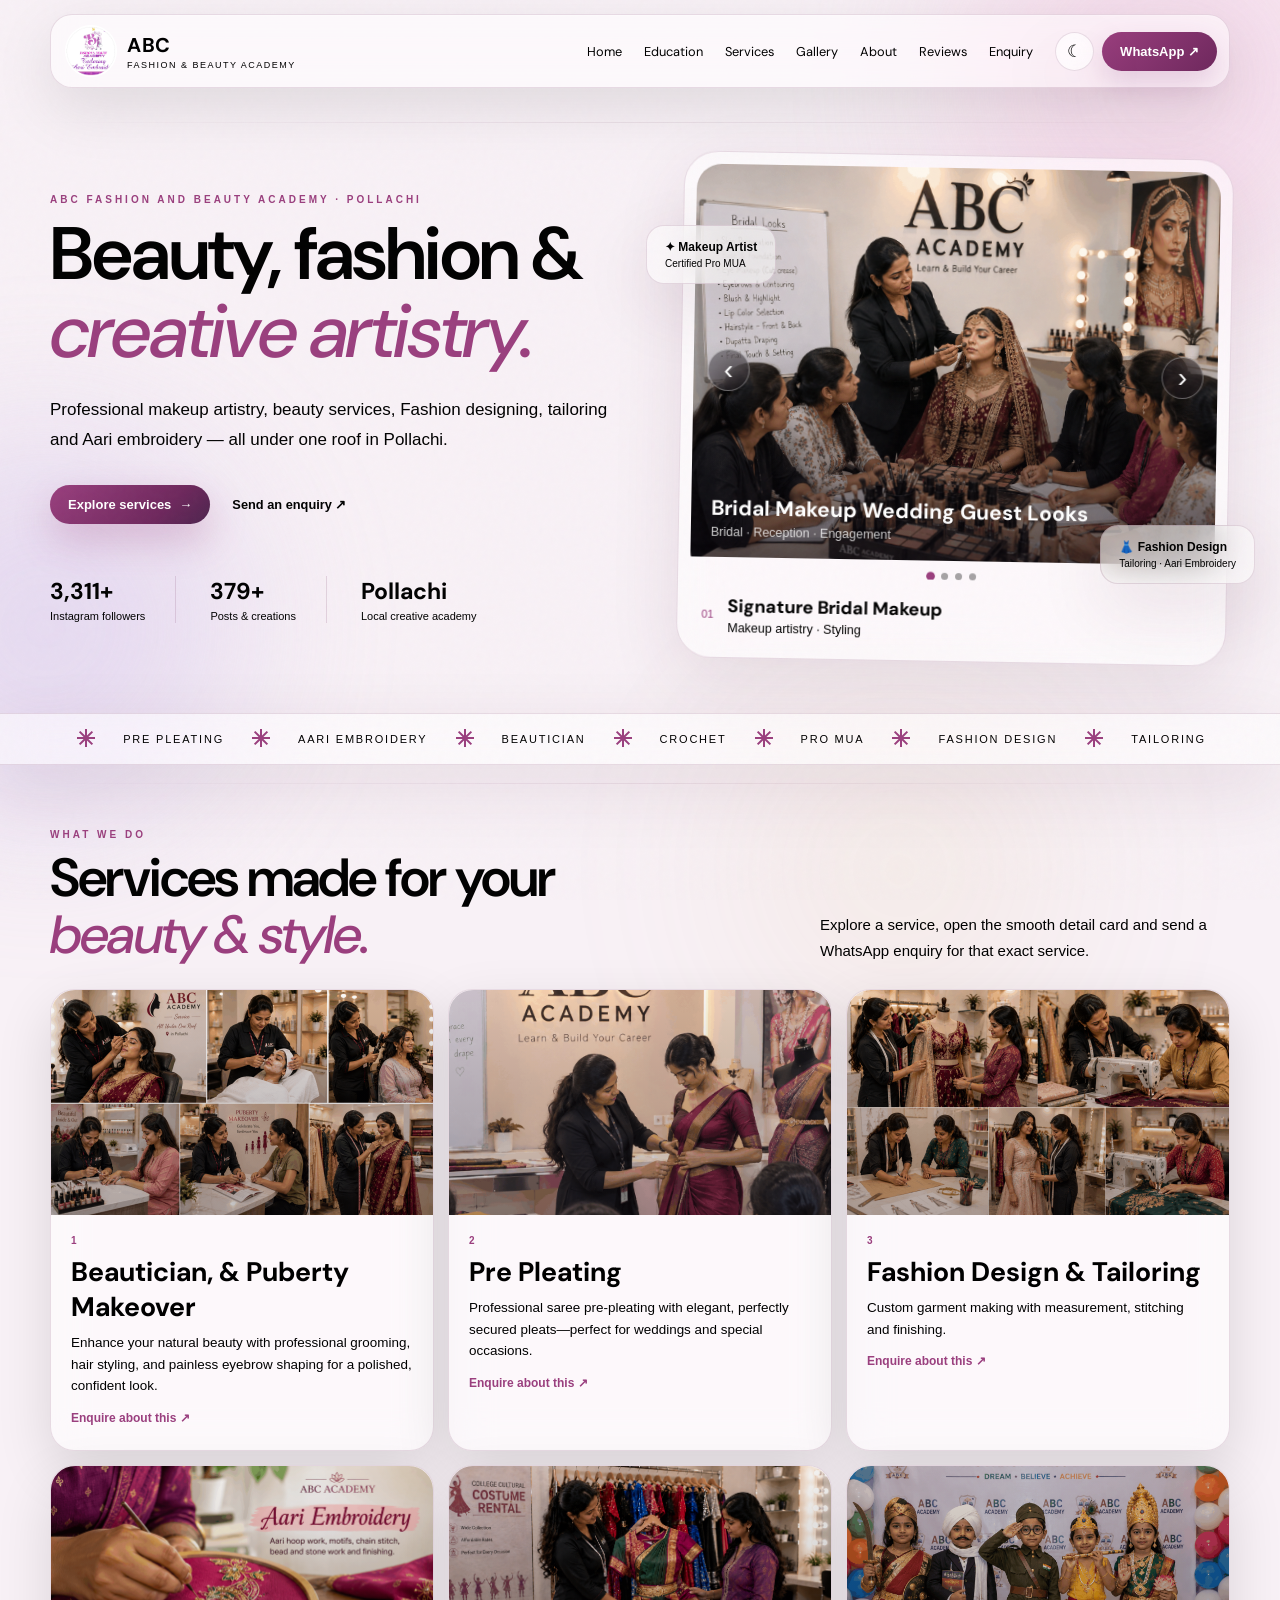
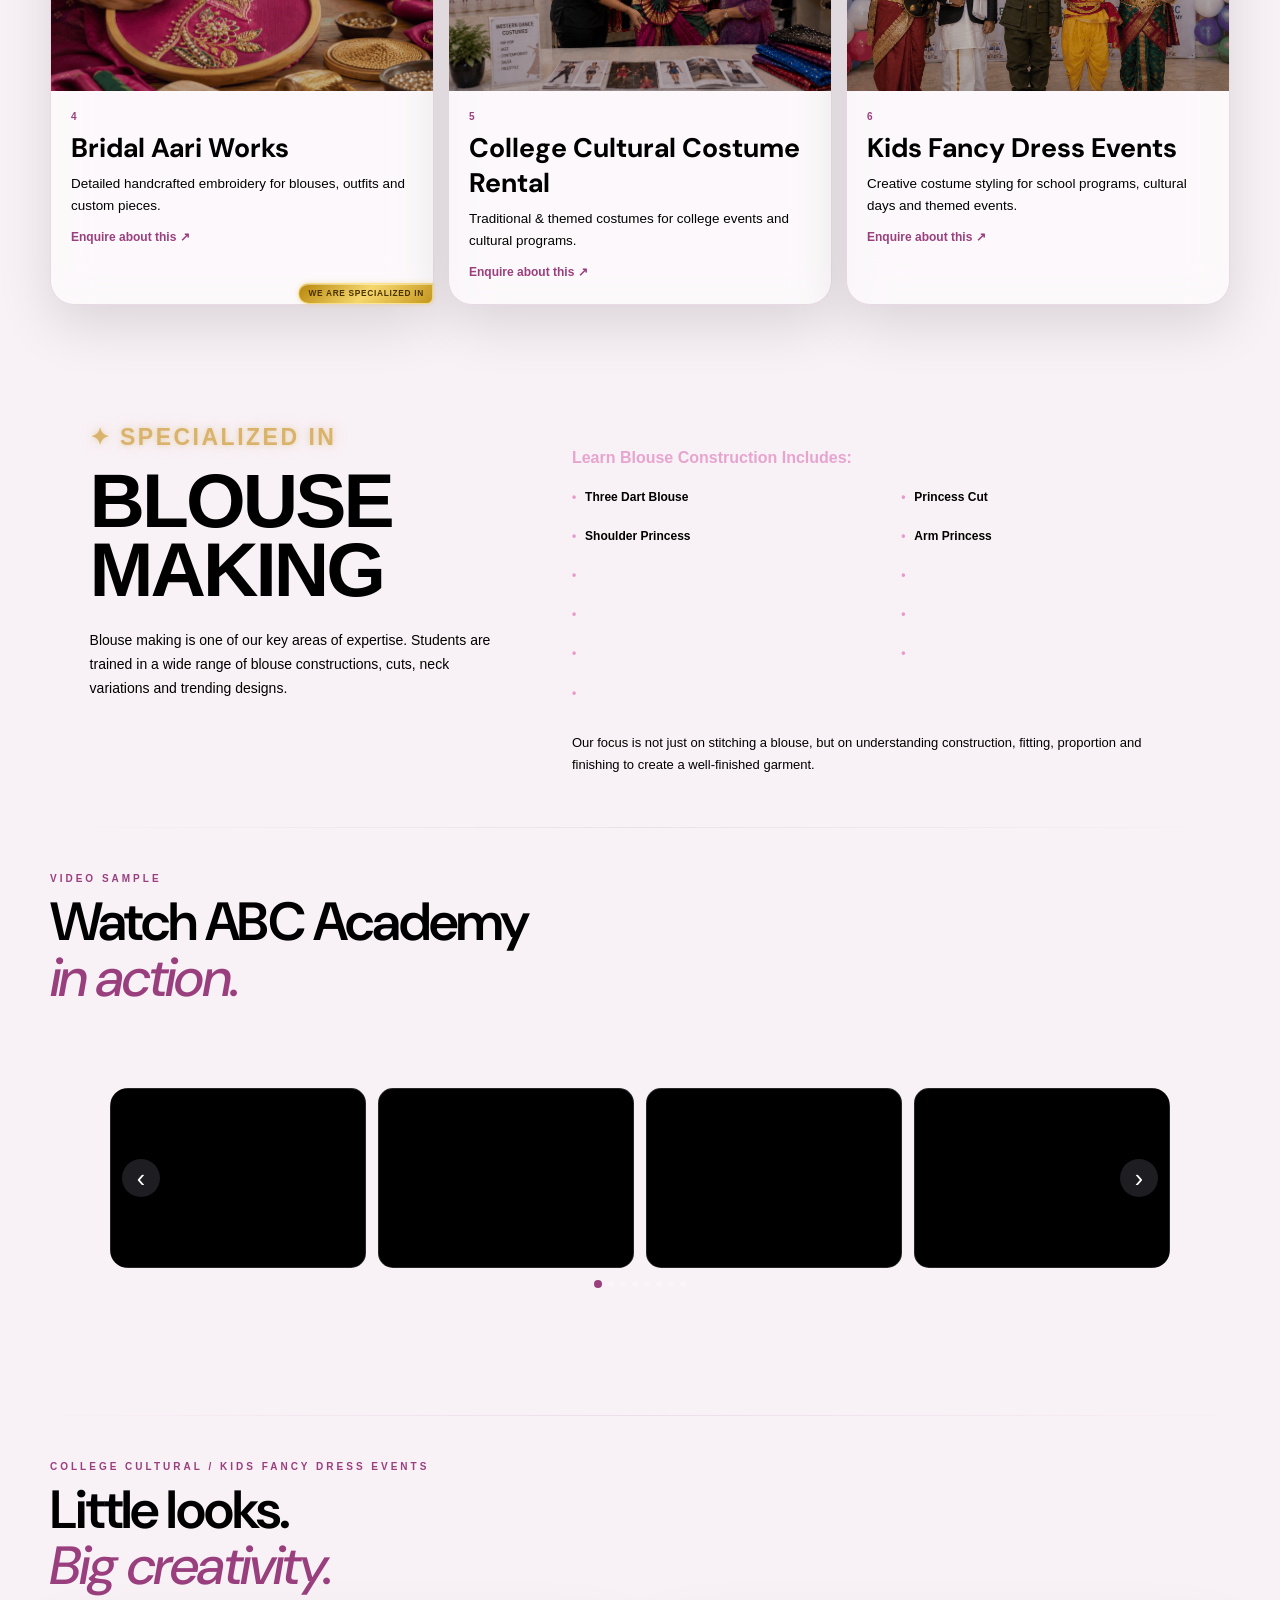
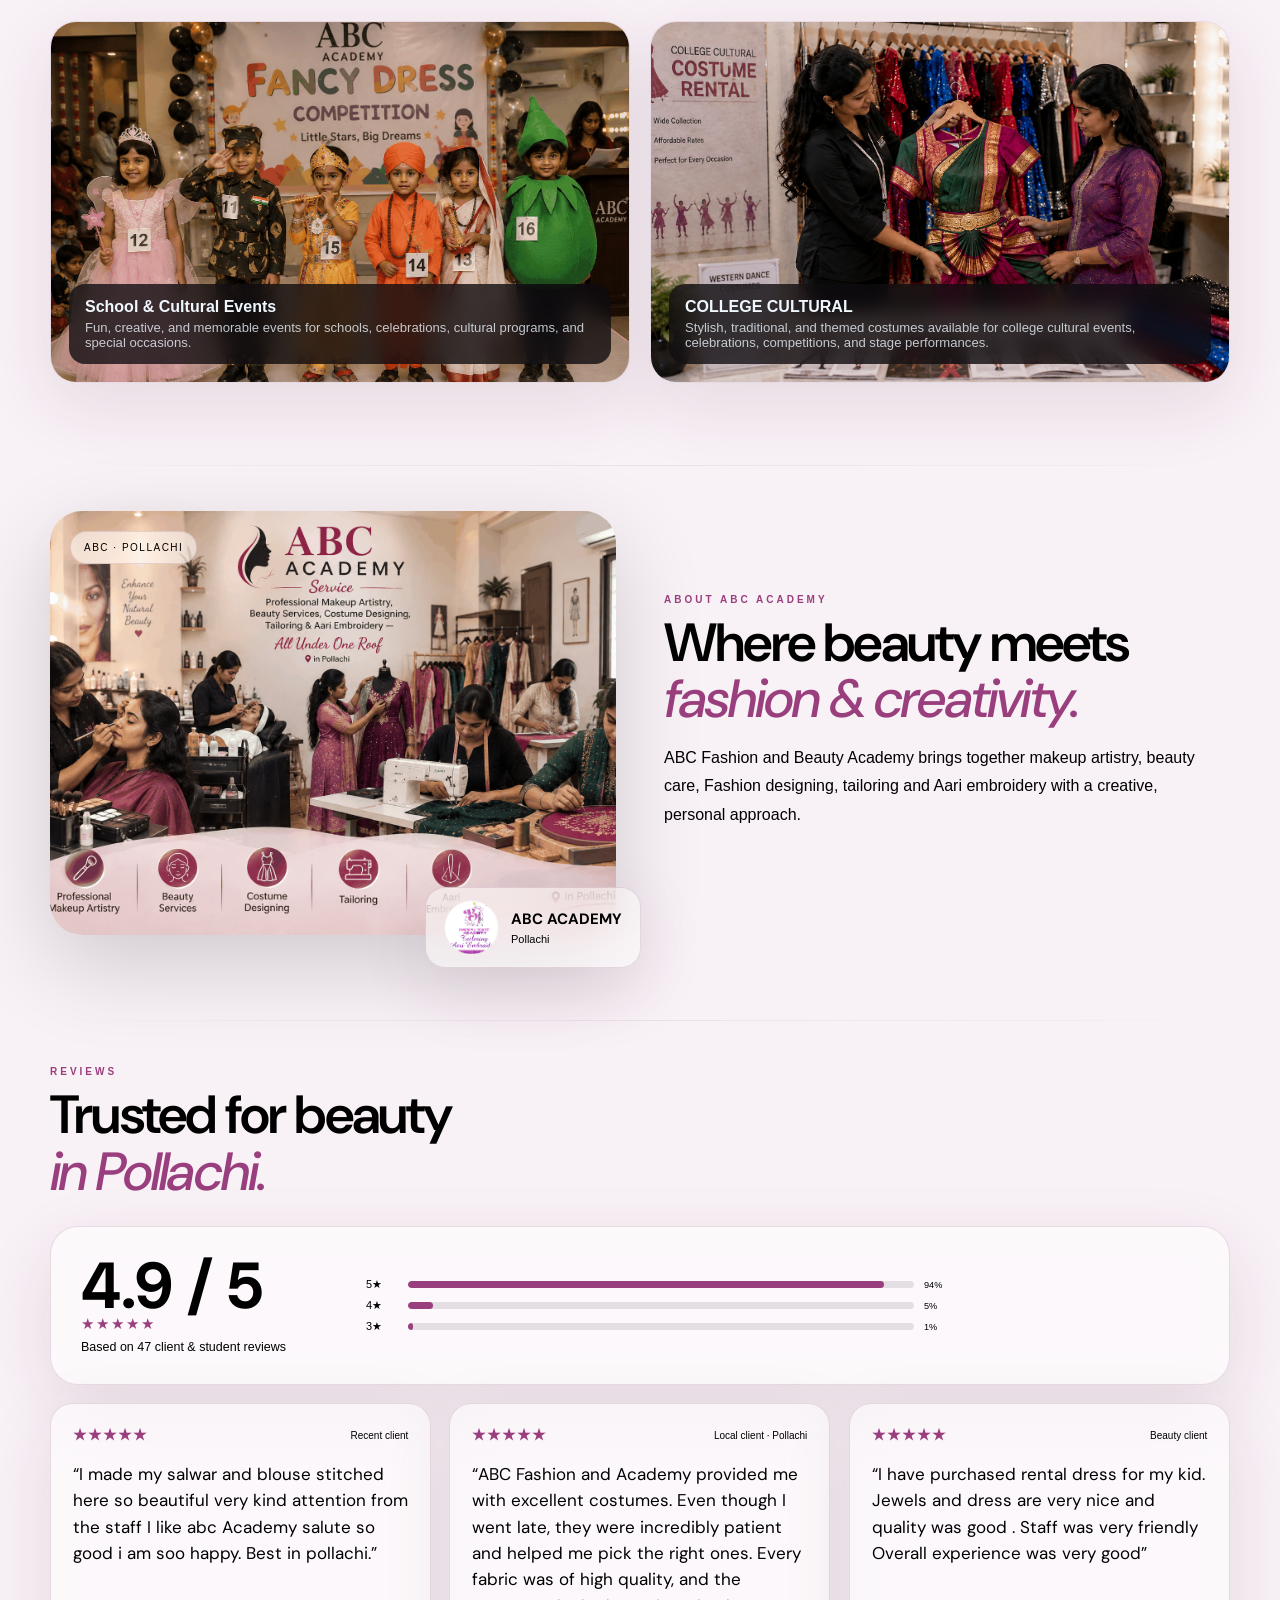
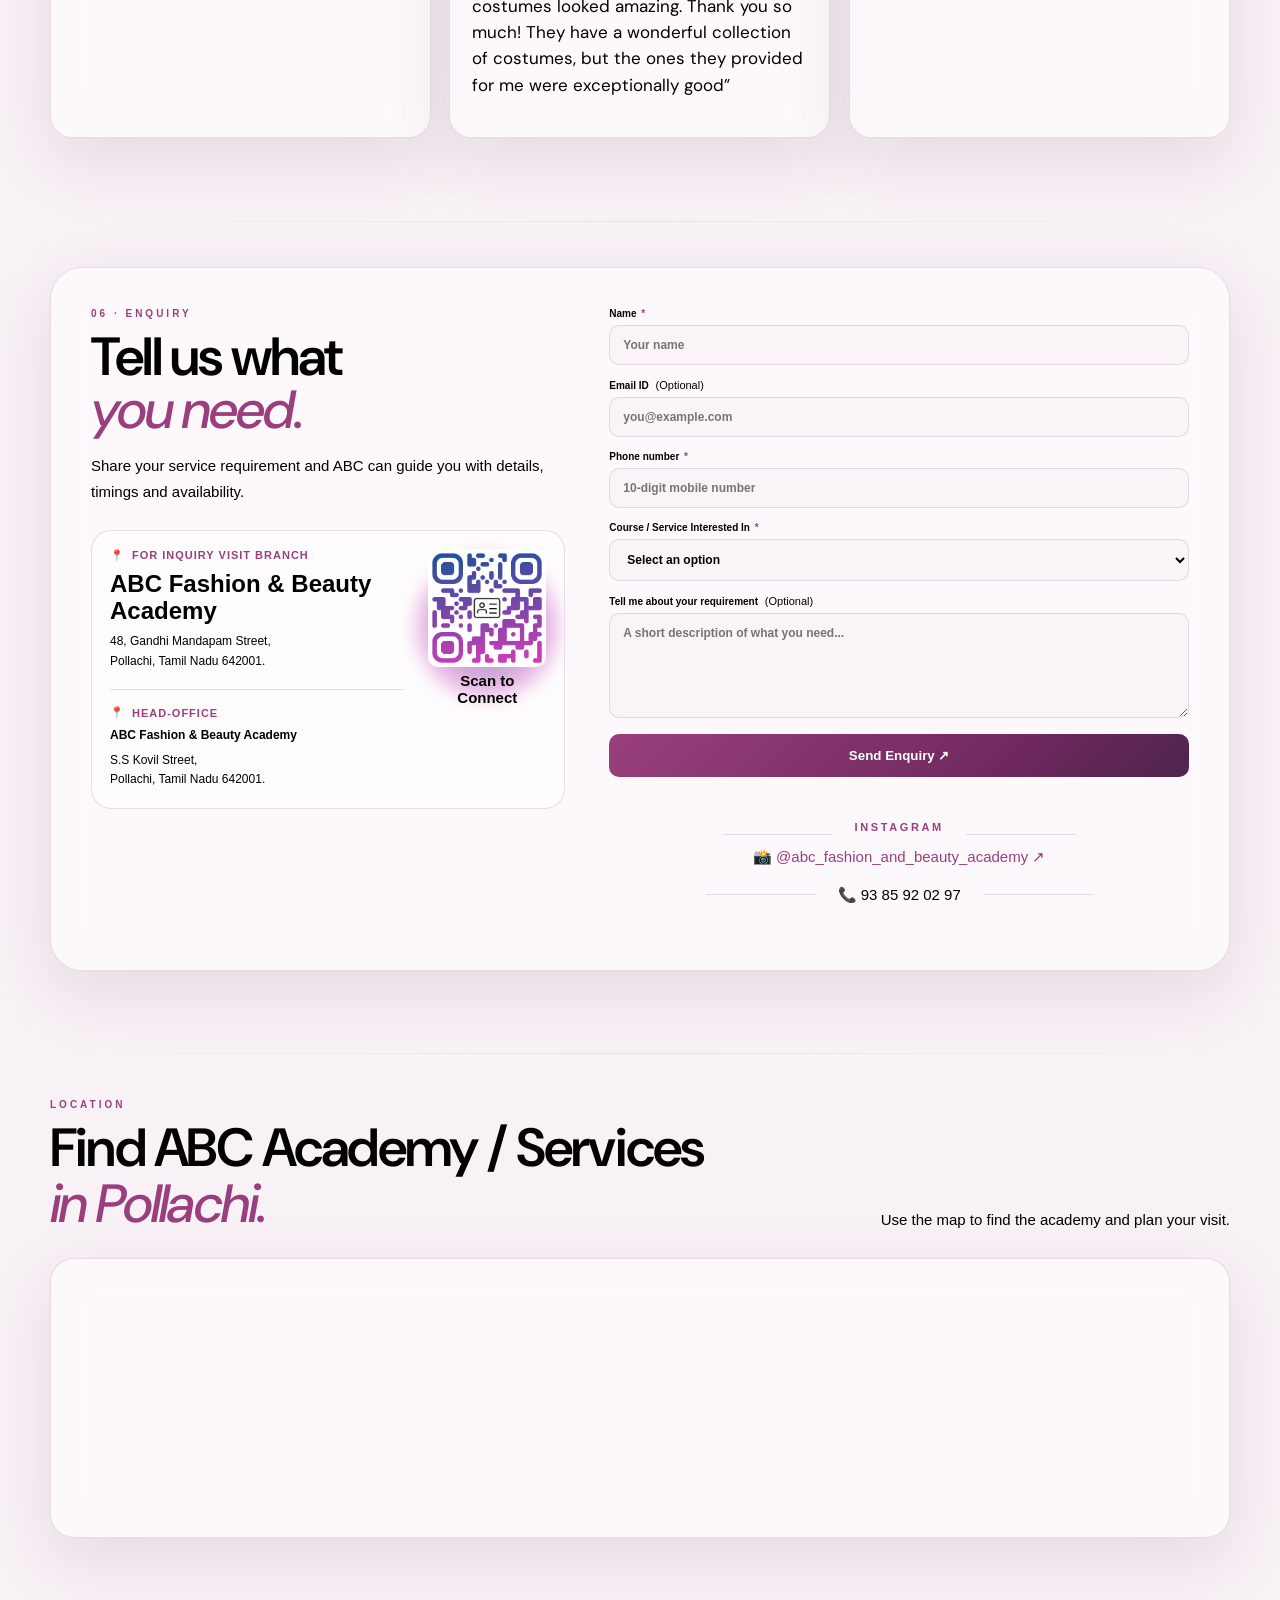
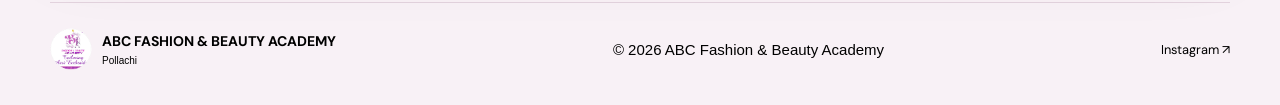
<file: services.html>
<!DOCTYPE html>
<html lang="en">

<head>
    <meta charset="utf-8" />
    <script>(function () { try { var t = localStorage.getItem("abcTheme"); if (t === "dark" || t === "light") document.documentElement.dataset.theme = t } catch (e) { } })();</script>
    <meta content="width=device-width, initial-scale=1.0" name="viewport" />
    <title>
        ABC Fashion &amp; Beauty Academy | Pollachi
    </title>
    <meta
        content="ABC Fashion and Beauty Academy Pollachi — Makeup artistry, beauty, Fashion designing, tailoring and Aari embroidery."
        name="description" />
    <link href="https://fonts.googleapis.com" rel="preconnect" />
    <link crossorigin="" href="https://fonts.gstatic.com" rel="preconnect" />
    <link
        href="https://fonts.googleapis.com/css2?family=DM+Sans:wght@400;500;600;700&amp;family=Nunito+Sans:wght@400;500;600;700;800&amp;display=swap"
        rel="stylesheet" />
    <link href="assets/style.css" rel="stylesheet" />
    <link href="assets/popup.css" rel="stylesheet" />
    <link href="assets/site-polish.css" rel="stylesheet" />
</head>
<!-- Google tag (gtag.js) -->
<script async src="https://www.googletagmanager.com/gtag/js?id=G-CJG28SWXE9"></script>
<script>
    window.dataLayer = window.dataLayer || [];
    function gtag() { dataLayer.push(arguments); }
    gtag('js', new Date());

    gtag('config', 'G-CJG28SWXE9');
</script>

<body>
    <div class="orb orb1">
    </div>
    <div class="orb orb2">
    </div>
    <div class="orb orb3">
    </div>
    <div class="grain">
    </div>
    <header class="nav glass">
        <a class="brand" href="#home">
            <img decoding="async" alt="ABC Fashion &amp; Beauty Academy logo" id="brandLogo" src="assets/logo.png" />
            <span>
                <b id="brandName">
                    ABC
                </b>
                <small id="brandTag">
                    FASHION &amp; BEAUTY ACADEMY
                </small>
            </span>
        </a>
        <nav>
            <a href="index.html">
                Home
            </a>
            <a href="education.html">
                Education
            </a>
            <a href="#services">
                Services
            </a>
            <a href="#gallery">
                Gallery
            </a>
            <a href="#about">
                About
            </a>
            <a href="#reviews">
                Reviews
            </a>
            <a href="#enquiry">
                Enquiry
            </a>
            
        </nav>
        <div class="nav-tools">
            <button aria-label="Toggle theme" class="theme-btn glass" id="themeToggle">
                ☾
            </button>
            <a class="nav-cta"
                href="https://wa.me/919385920297?text=Hi%20ABC%20Fashion%20%26%20Beauty%20Academy%2C%20I%20would%20like%20to%20enquire%20about%20your%20services/courses."
                id="navWhatsapp" target="_blank" rel="noopener noreferrer">
                WhatsApp ↗
            </a>
            <button aria-expanded="false" aria-label="Open navigation menu" class="menu" id="menu">
                ☰
            </button>
        </div>
    </header>
    <main id="home">
        <section class="hero section reveal">
            <div class="hero-copy">
                <div class="eyebrow" id="heroEyebrow">
                    ABC FASHION AND BEAUTY ACADEMY · POLLACHI
                </div>
                <h1 id="heroTitle">
                    Beauty, fashion &amp;
                    <br />
                    <em>
                        creative artistry.
                    </em>
                </h1>
                <p id="heroCopy">
                    Professional makeup artistry, beauty services, Fashion designing, tailoring and Aari embroidery —
                    all under one roof in Pollachi.
                </p>
                <div class="actions">
                    <a class="btn" href="#services">
                        Explore services
                        <span>
                            →
                        </span>
                    </a>
                    <a class="text-link" href="#contact">
                        Send an enquiry ↗
                    </a>
                </div>
                <div class="stats">
                    <div>
                        <strong id="stat1">
                            3,311+
                        </strong>
                        <span>
                            Instagram followers
                        </span>
                    </div>
                    <div>
                        <strong id="stat2">
                            379+
                        </strong>
                        <span>
                            Posts &amp; creations
                        </span>
                    </div>
                    <div>
                        <strong id="stat3">
                            Pollachi
                        </strong>
                        <span>
                            Local creative academy
                        </span>
                    </div>
                </div>
            </div>
            <div class="hero-visual">
                <div class="hero-card glass">
                    <div class="carousel-stage">
                        <div class="carousel-track" id="heroTrack">
                            <div class="hero-slide active">
                                <img decoding="async" alt="Bridal Makeup" src="assets/bridal looks-Ed.png" />
                                <div class="slide-shade">
                                </div>
                                <div class="slide-label">
                                    <b>
                                        Bridal Makeup <span> Wedding Guest Looks</span>
                                    </b>
                                    <small>
                                        Bridal · Reception · Engagement
                                    </small>
                                </div>
                            </div>
                            <div class="hero-slide">
                                <img decoding="async" alt="Beauty Styling" src="assets/MakeUp-ED.png" />
                                <div class="slide-shade">
                                </div>
                                <div class="slide-label">
                                    <b>
                                        Beauty Styling
                                    </b>
                                    <small>
                                        Beauty · Hair · Grooming
                                    </small>
                                </div>
                            </div>
                            <div class="hero-slide">
                                <img decoding="async" alt="Tailoring &amp; Garment Making"
                                    src="assets/academy-tailoring.jpg" loading="lazy">
                                <div class="slide-shade">
                                </div>
                                <div class="slide-label">
                                    <b>
                                        Tailoring &amp; Garment Making
                                    </b>
                                    <small>
                                        Tailoring · Custom Fit
                                    </small>
                                </div>
                            </div>
                            <div class="hero-slide">
                                <img decoding="async" alt="Kids Fancy Dress" src="assets/Fancy dress Event.png"
                                    loading="lazy">
                                <div class="slide-shade">
                                </div>
                                <div class="slide-label">
                                    <b>
                                        Kids Fancy Dress
                                    </b>
                                    <small>
                                        Events · Styling
                                    </small>
                                </div>
                            </div>
                        </div>
                        <button aria-label="Previous" class="carousel-btn prev" id="heroPrev">
                            ‹
                        </button>
                        <button aria-label="Next" class="carousel-btn next" id="heroNext">
                            ›
                        </button>
                        <div class="carousel-dots" id="heroDots">
                            <button aria-label="Slide 1" class="active" data-hi="0">
                            </button>
                            <button aria-label="Slide 2" class="" data-hi="1">
                            </button>
                            <button aria-label="Slide 3" class="" data-hi="2">
                            </button>
                            <button aria-label="Slide 4" class="" data-hi="3">
                            </button>
                        </div>
                    </div>
                    <div class="hero-caption">
                        <span id="heroNumber">
                            01
                        </span>
                        <div>
                            <b id="heroCardTitle">
                                Signature Bridal Makeup
                            </b>
                            <small id="heroCardMeta">
                                Makeup artistry · Styling
                            </small>
                        </div>
                    </div>
                </div>
                <div class="badge glass">
                    ✦
                    <span id="badge1">
                        Makeup Artist
                    </span>
                    <br />
                    <small>
                        Certified Pro MUA
                    </small>
                </div>
                <div class="badge2 glass">
                    👗
                    <span id="badge2">
                        Fashion Design
                    </span>
                    <br />
                    <small>
                        Tailoring · Aari Embroidery
                    </small>
                </div>
            </div>
        </section>


        <section class="ticker glass">

            <i class="star"> <svg xmlns="http://www.w3.org/2000/svg" height="24px" viewBox="0 -960 960 960" width="24px"
                    fill="#9a3f7e">
                    <path
                        d="M440-120v-264L254-197l-57-57 187-186H120v-80h264L197-706l57-57 186 187v-264h80v264l186-187 57 57-187 186h264v80H576l187 186-57 57-186-187v264h-80Z" />
                </svg>

            </i>
            <span>
                PRE PLEATING
            </span>


            <i class="star">
                <svg xmlns="http://www.w3.org/2000/svg" height="24px" viewBox="0 -960 960 960" width="24px"
                    fill="#9a3f7e">
                    <path
                        d="M440-120v-264L254-197l-57-57 187-186H120v-80h264L197-706l57-57 186 187v-264h80v264l186-187 57 57-187 186h264v80H576l187 186-57 57-186-187v264h-80Z" />
                </svg>
            </i>
            <span>
                AARI EMBROIDERY
            </span>

            <i class="star">
                <svg xmlns="http://www.w3.org/2000/svg" height="24px" viewBox="0 -960 960 960" width="24px"
                    fill="#9a3f7e">
                    <path
                        d="M440-120v-264L254-197l-57-57 187-186H120v-80h264L197-706l57-57 186 187v-264h80v264l186-187 57 57-187 186h264v80H576l187 186-57 57-186-187v264h-80Z" />
                </svg>
            </i>
            <span>
                BEAUTICIAN
            </span>


            <i class="star"> <svg xmlns="http://www.w3.org/2000/svg" height="24px" viewBox="0 -960 960 960" width="24px"
                    fill="#9a3f7e">
                    <path
                        d="M440-120v-264L254-197l-57-57 187-186H120v-80h264L197-706l57-57 186 187v-264h80v264l186-187 57 57-187 186h264v80H576l187 186-57 57-186-187v264h-80Z" />
                </svg>

            </i>
            <span>
                CROCHET
            </span>


            <i class="star">
                <svg xmlns="http://www.w3.org/2000/svg" height="24px" viewBox="0 -960 960 960" width="24px"
                    fill="#9a3f7e">
                    <path
                        d="M440-120v-264L254-197l-57-57 187-186H120v-80h264L197-706l57-57 186 187v-264h80v264l186-187 57 57-187 186h264v80H576l187 186-57 57-186-187v264h-80Z" />
                </svg>
            </i>
            <span>
                PRO MUA
            </span>


            <i class="star"> <svg xmlns="http://www.w3.org/2000/svg" height="24px" viewBox="0 -960 960 960" width="24px"
                    fill="#9a3f7e">
                    <path
                        d="M440-120v-264L254-197l-57-57 187-186H120v-80h264L197-706l57-57 186 187v-264h80v264l186-187 57 57-187 186h264v80H576l187 186-57 57-186-187v264h-80Z" />
                </svg>
            </i class="star">
            <span>
                FASHION DESIGN
            </span>


            <i class="star">
                <svg xmlns="http://www.w3.org/2000/svg" height="24px" viewBox="0 -960 960 960" width="24px"
                    fill="#9a3f7e">
                    <path
                        d="M440-120v-264L254-197l-57-57 187-186H120v-80h264L197-706l57-57 186 187v-264h80v264l186-187 57 57-187 186h264v80H576l187 186-57 57-186-187v264h-80Z" />
                </svg>
            </i>
            <span>
                TAILORING
            </span>




        </section>



        <section class="section reveal" id="services">
            <div class="section-head">
                <div>
                    <div class="eyebrow" id="spServicesEyebrowText">
                        WHAT WE DO
                    </div>
                    <h2 id="spServicesTitleText">
                        Services made for your
                        <br />
                        <em>
                            beauty &amp; style.
                        </em>
                    </h2>
                </div>
                <p id="spServicesDescText">
                    Explore a service, open the smooth detail card and send a WhatsApp enquiry for that exact service.
                </p>
            </div>
            <div class="service-grid" id="serviceGrid">

                <article class="service-card glass popup-card scroll-card">
                    <div class="card-image">
                        <img decoding="async" alt="Beautician Services" loading="lazy"
                            src="assets/Beautician Services & Puberty Makeove.png" />
                    </div>
                    <div class="service-body">
                        <span style="font-weight:bolder;">
                            1
                        </span>
                        <h3>
                            Beautician, & Puberty Makeover
                        </h3>
                        <p>
                            Enhance your natural beauty with professional grooming, hair styling, and painless eyebrow
                            shaping for a polished, confident look.
                        </p>
                        <a href="https://wa.me/919385920297?text=Hi%20ABC%20Fashion%20%26%20Beauty%20Academy%2C%20I%20need%20more%20details%20regarding%20Beautician%20Services."
                            target="_blank" rel="noopener noreferrer">
                            Enquire about this ↗
                        </a>
                    </div>
                    <div class="popup-data" hidden="">
                        <p>
                            Enhance your natural beauty with professional grooming, guest makeup, hair styling, and painless eyebrow shaping for a polished, confident look.
                        </p>
                    </div>
                </article>


                <article class="service-card glass popup-card scroll-card">
                    <div class="card-image">
                        <img decoding="async" alt="Bridal Makeup" loading="lazy"
                            src="assets/Screenshot 2026-10-05 234636.png" />
                    </div>
                    <div class="service-body">
                        <span style="font-weight:bolder;">
                            2
                        </span>
                        <h3>
                            Pre Pleating
                        </h3>
                        <p>
                            Professional saree pre-pleating with elegant, perfectly secured pleats—perfect for weddings and special occasions.
                        </p>
                        <a href="https://wa.me/919385920297?text=Hi%20ABC%20Fashion%20%26%20Beauty%20Academy%2C%20I%20need%20more%20details%20regarding%20Bridal%20Makeup."
                            target="_blank" rel="noopener noreferrer">
                            Enquire about this ↗
                        </a>
                    </div>
                    <div class="popup-data" hidden="">
                        <p>
                            Professional saree pre-pleating with neat, elegant and perfectly secured pleats.
                            Customised styling based on your saree fabric, design and occasion.
                            Perfect for weddings, receptions, functions and special events.
                        </p>
                    </div>
                </article>

                <article class="service-card glass popup-card scroll-card">
                    <div class="card-image">
                        <img decoding="async" alt="Tailoring" loading="lazy"
                            src="assets/Fashion Design & Tailoring.png" />
                    </div>
                    <div class="service-body">
                        <span style="font-weight:bolder;">
                            3
                        </span>
                        <h3>
                            Fashion Design & Tailoring
                        </h3>
                        <p>
                            Custom garment making with measurement, stitching and finishing.
                        </p>
                        <a href="https://wa.me/919385920297?text=Hi%20ABC%20Fashion%20%26%20Beauty%20Academy%2C%20I%20need%20more%20details%20regarding%20Tailoring."
                            target="_blank" rel="noopener noreferrer">
                            Enquire about this ↗
                        </a>
                    </div>
                    <div class="popup-data" hidden="">
                        <p>
                            Practical tailoring, measurements, stitching, machine handling and neat garment finishing.
                        </p>
                    </div>
                </article>






                <article class="service-card glass popup-card scroll-card">
                    <div class="card-image">
                        <img decoding="async" alt="Aari Embroidery" loading="lazy" src="assets/aari 2.png" />
                    </div>
                    <div class="service-body">
                        <span style="font-weight:bolder;">
                            4
                        </span>
                        <h3>
                            Bridal Aari Works
                        </h3>
                        <p>
                            Detailed handcrafted embroidery for blouses, outfits and custom pieces.
                        </p>
                        <a href="https://wa.me/919385920297?text=Hi%20ABC%20Fashion%20%26%20Beauty%20Academy%2C%20I%20need%20more%20details%20regarding%20Aari%20Embroidery."
                            target="_blank" rel="noopener noreferrer">
                            Enquire about this ↗
                        </a>
                    </div>
                    <div class="popup-data" hidden="">
                        <p>
                            Aari hook work, motifs, chain stitch, bead and stone work and finishing.
                        </p>
                    </div>
                    <div class="offer-badge">
                        <!-- <span class="offer-star">🧶</span> -->
                        <span>WE ARE SPECIALIZED IN</span>
                    </div>
                </article>


                <article class="service-card glass popup-card scroll-card">
                    <div class="card-image">
                        <img decoding="async" alt="College Cultural Costume Rental" loading="lazy"
                            src="assets/Costume Rental Boutique Consultation.png" />
                    </div>
                    <div class="service-body">
                        <span style="font-weight:bolder;">
                            5
                        </span>
                        <h3>
                            College Cultural Costume Rental
                        </h3>
                        <p>
                            Traditional & themed costumes for college events and cultural programs. </p>
                        <a href="https://wa.me/919385920297?text=Hi%20ABC%20Fashion%20%26%20Beauty%20Academy%2C%20I%20need%20more%20details%20regarding%20College%20Cultural%20Costume%20Rental."
                            target="_blank" rel="noopener noreferrer">
                            Enquire about this ↗
                        </a>
                    </div>
                    <div class="popup-data" hidden="">
                        <p>
                            Stylish, traditional, and themed costumes available for college cultural events,
                            celebrations, competitions, and stage performances.
                        </p>
                    </div>
                </article>


                <article class="service-card glass popup-card scroll-card">
                    <div class="card-image">
                        <img decoding="async" alt="Kids Fancy Dress Events" loading="lazy"
                            src="assets/Kids Fancy Dress Celebration.png" />
                    </div>
                    <div class="service-body">
                        <span style="font-weight:bolder;">
                            6
                        </span>
                        <h3>
                            Kids Fancy Dress Events
                        </h3>
                        <p>
                            Creative costume styling for school programs, cultural days and themed events.
                        </p>
                        <a href="https://wa.me/919385920297?text=Hi%20ABC%20Fashion%20%26%20Beauty%20Academy%2C%20I%20need%20more%20details%20regarding%20Kids%20Fancy%20Dress%20Events."
                            target="_blank" rel="noopener noreferrer">
                            Enquire about this ↗
                        </a>
                    </div>
                    <div class="popup-data" hidden="">
                        <p>
                            Colourful, age-appropriate costume coordination and stage-ready styling for children.
                        </p>
                    </div>
                </article>
            </div>
        </section>

        <!-- SPECIALIZED IN section start-->
        <section class="abc-blouse-section" id="abc-blouse-section">

            <div class="abc-blouse-inner">

                <!-- LEFT -->


                <div class="abc-blouse-left">

                    <div class="abc-blouse-small-title sparkle-star">
                        ✦ SPECIALIZED IN
                    </div>

                    <h2 class="abc-blouse-heading">
                        BLOUSE<br>MAKING
                    </h2>

                    <!-- STATIC TEXT -->
                    <p class="abc-blouse-intro">
                        Blouse making is one of our key areas of expertise.
                        Students are trained in a wide range of blouse constructions,
                        cuts, neck variations and trending designs.
                    </p>

                </div>


                <!-- RIGHT -->
                <div class="abc-blouse-right">

                    <h3 style="color: #e7a4cf;">Learn Blouse Construction Includes:</h3>

                    <div class="abc-blouse-list" id="abcBlouseList">
                    </div>

                    <!-- STATIC TEXT -->
                    <p class="abc-blouse-ending">
                        Our focus is not just on stitching a blouse, but on understanding
                        construction, fitting, proportion and finishing to create a
                        well-finished garment.
                    </p>

                </div>

            </div>

        </section>
        <!-- SPECIALIZED IN section End-->

        <!-- Video Section Start -->
        <section class="section gallery-section reveal" id="gallery">
            <div class="section-head">
                <div>
                    <div class="eyebrow">
                        VIDEO SAMPLE
                    </div>
                    <h2>
                        Watch ABC Academy
                        <br />
                        <em>
                            in action.
                        </em>
                    </h2>
                </div>
            </div>
            <section class="video-sample-section">
                <!-- VIDEO CAROUSEL -->
                <div class="video-carousel">
                    <button class="video-arrow video-prev" aria-label="Previous">‹</button>
                    <div class="video-viewport">
                        <div class="video-track">
                            <div class="video-card">
                                <video autoplay muted loop playsinline preload="auto">
                                    <source
                                        src="https://ik.imagekit.io/qbz0qge1pjx/Videos/278241477f924382b1a61113437102c3_IeIXGxuEy.mp4"
                                        type="video/mp4">
                                </video>
                            </div>
                            <div class="video-card">
                                <video autoplay muted loop playsinline preload="auto">
                                    <source
                                        src="https://ik.imagekit.io/qbz0qge1pjx/Videos/VID-20260920-WA0002_zLbuJzve1.mp4"
                                        type="video/mp4">
                                </video>
                            </div>
                            <div class="video-card">
                                <video autoplay muted loop playsinline preload="auto">
                                    <source
                                        src="https://ik.imagekit.io/qbz0qge1pjx/Videos/VID-20260920-WA0000_BoudUU8l4.mp4"
                                        type="video/mp4">
                                </video>
                            </div>
                            <div class="video-card">
                                <video autoplay muted loop playsinline preload="auto">
                                    <source
                                        src="https://ik.imagekit.io/qbz0qge1pjx/Videos/VID-20260919-WA0010_0LiTrMsjA.mp4"
                                        type="video/mp4">
                                </video>


                            </div>


                            <div class="video-card">
                                <video autoplay muted loop playsinline preload="auto">
                                    <source
                                        src="https://ik.imagekit.io/qbz0qge1pjx/Videos/VID-20260919-WA0009_XKuXev8Oq.mp4"
                                        type="video/mp4">
                                </video>


                            </div>


                            <div class="video-card">
                                <video autoplay muted loop playsinline preload="auto">
                                    <source
                                        src="https://ik.imagekit.io/qbz0qge1pjx/Videos/VID-20260917-WA0039_wS0czN9QJf.mp4"
                                        type="video/mp4">
                                </video>


                            </div>


                            <div class="video-card">
                                <video autoplay muted loop playsinline preload="auto">
                                    <source
                                        src="https://ik.imagekit.io/qbz0qge1pjx/Videos/VID-20260917-WA0018_ZtQf8s3SYq.mp4"
                                        type="video/mp4">
                                </video>
                            </div>

                            <div class="video-card">
                                <video autoplay muted loop playsinline preload="auto">
                                    <source
                                        src="https://ik.imagekit.io/qbz0qge1pjx/Videos/VID-20260917-WA0017__3lxyIDutD.mp4"
                                        type="video/mp4">
                                </video>
                            </div>

                            <div class="video-card">
                                <video autoplay muted loop playsinline preload="auto">
                                    <source
                                        src="https://ik.imagekit.io/qbz0qge1pjx/Videos/VID-20260917-WA0015(1)_rsr8AIpF8.mp4"
                                        type="video/mp4">
                                </video>
                            </div>
                            <div class="video-card">
                                <video autoplay muted loop playsinline preload="auto">
                                    <source
                                        src="https://ik.imagekit.io/qbz0qge1pjx/Videos/VID-20260917-WA0059_fjcM8QVr_N.mp4"
                                        type="video/mp4">
                                </video>
                            </div>
                            <div class="video-card">
                                <video autoplay muted loop playsinline preload="auto">
                                    <source
                                        src="https://ik.imagekit.io/qbz0qge1pjx/Videos/VID-20260919-WA0005_EiFmADvjt.mp4"
                                        type="video/mp4">
                                </video>
                            </div>
                        </div>
                    </div>
                    <button class="video-arrow video-next" aria-label="Next">
                        ›
                    </button>
                </div>
                <!-- DOTS -->
                <div class="video-dots"></div>
            </section>
        </section>
        <!-- Video Section End -->

        <section class="section reveal kids-events" id="kids-events">
            <div class="section-head">
                <div>
                    <div class="eyebrow">
                        COLLEGE CULTURAL / KIDS FANCY DRESS EVENTS
                    </div>
                    <h2>
                        Little looks.
                        <br />
                        <em>
                            Big creativity.
                        </em>
                    </h2>
                </div>

            </div>
            <div class="kids-grid">
                <article class="kids-card glass popup-card" data-popup-action="Enquire on WhatsApp"
                    data-popup-description="Colourful, age-appropriate costume coordination for school programs, cultural events and themed celebrations. Enquire for styling ideas, costume coordination and event-ready finishing."
                    data-popup-image="assets/Kids Event.jpeg" data-popup-title="Kids Fancy Dress Events"
                    data-popup-href="https://wa.me/919385920297?text=Hi%20ABC%20Fashion%20%26%20Beauty%20Academy%2C%20I%20would%20like%20to%20enquire%20about%20Kids%20Fancy%20Dress%20Events.">
                    <img decoding="async" alt="Indian kids fancy dress event" loading="lazy"
                        src="assets/Fancy dress Event.png" />
                    <div style="color:aliceblue">
                        <b>
                            School &amp; Cultural Events
                        </b>
                        <span>
                            Fun, creative, and memorable events for schools, celebrations, cultural programs, and
                            special occasions.
                        </span>
                    </div>
                </article>
                <article class="kids-card glass popup-card" data-popup-action="Enquire on WhatsApp"
                    data-popup-description="Fun themed looks with simple hair, costume and stage-ready finishing designed for children."
                    data-popup-image="assets/Kids Event.jpeg" data-popup-title="Creative Kids Styling"
                    data-popup-href="https://wa.me/919385920297?text=Hi%20ABC%20Fashion%20%26%20Beauty%20Academy%2C%20I%20would%20like%20to%20enquire%20about%Cultural%20Costume%20Rental.%20S">
                    <img decoding="async" alt="Indian children fancy dress competition" loading="lazy"
                        src="assets/Costume Rental Boutique Consultation.png" />
                    <div style="color:aliceblue">
                        <b>
                            COLLEGE CULTURAL
                        </b>
                        <span>
                            Stylish, traditional, and themed costumes available for college cultural events,
                            celebrations, competitions, and stage performances.
                        </span>
                    </div>
                </article>
            </div>
        </section>
        <section class="section about reveal" id="about">
            <div class="about-image">
                <img decoding="async" alt="ABC Academy fashion and beauty mentor" id="aboutImage"
                    src="assets/Service Img1.png" loading="lazy">
                <div class="image-tag glass">
                    ABC · POLLACHI
                </div>
                <div class="logo-card glass">
                    <img decoding="async" alt="ABC logo" id="aboutLogo" src="assets/logo.png" loading="lazy">
                    <div>
                        <b>
                            ABC ACADEMY
                        </b>
                        <span id="aboutLocation">
                            Pollachi
                        </span>
                    </div>
                </div>
            </div>
            <div class="about-copy">
                <div class="eyebrow" id="spAboutEyebrowText">
                    ABOUT ABC ACADEMY
                </div>
                <h2 id="spAboutTitleText">
                    Where beauty meets
                    <br />
                    <em>
                        fashion &amp; creativity.
                    </em>
                </h2>
                <p id="aboutText">
                    ABC Fashion and Beauty Academy brings together makeup artistry, beauty care, Fashion designing,
                    tailoring and Aari embroidery with a creative, personal approach.
                </p>
                <div class="roles" id="roles">
                </div>

            </div>
        </section>

        <section class="section reviews reveal" id="reviews">
            <div class="section-head">
                <div>
                    <div class="eyebrow" id="spReviewsEyebrowText">
                        REVIEWS
                    </div>
                    <h2 id="spReviewsTitleText">
                        Trusted for beauty
                        <br />
                        <em>
                            in Pollachi.
                        </em>
                    </h2>
                </div>
                <!-- <p id="spReviewsDescText">
                    Update the rating and customer reviews directly in this HTML file.
                </p> -->
            </div>
            <div class="review-summary glass">
                <div class="rating">
                    <strong id="ratingValue">
                        4.9 / 5
                    </strong>
                    <span>
                        ★★★★★
                    </span>
                    <small id="reviewCount">
                        Based on 47 client & student reviews
                    </small>
                </div>
                <div class="bars">
                    <div>
                        <span>
                            5★
                        </span>
                        <i>
                            <b style="width:94%">
                            </b>
                        </i>
                        <small>
                            94%
                        </small>
                    </div>
                    <div>
                        <span>
                            4★
                        </span>
                        <i>
                            <b style="width:5%">
                            </b>
                        </i>
                        <small>
                            5%
                        </small>
                    </div>
                    <div>
                        <span>
                            3★
                        </span>
                        <i>
                            <b style="width:1%">
                            </b>
                        </i>
                        <small>
                            1%
                        </small>
                    </div>
                </div>
            </div>
            <div class="review-grid" id="reviewGrid">
                <article class="review glass scroll-card">
                    <div>
                        <b>
                            ★★★★★
                        </b>
                        <span>
                            Recent client
                        </span>
                    </div>
                    <p>
                        “I made my salwar and blouse stitched here so beautiful very kind attention from the staff I
                        like abc Academy salute so good i am soo happy. Best in pollachi.”
                    </p>
                </article>
                <article class="review glass scroll-card">
                    <div>
                        <b>
                            ★★★★★
                        </b>
                        <span>
                            Local client · Pollachi
                        </span>
                    </div>
                    <p>
                        “ABC Fashion and Academy provided me with excellent costumes. Even though I went late, they were
                        incredibly patient and helped me pick the right ones. Every fabric was of high quality, and the
                        costumes looked amazing. Thank you so much! They have a wonderful collection of costumes, but
                        the ones they
                        provided for me were exceptionally good”
                    </p>
                </article>
                <article class="review glass scroll-card">
                    <div>
                        <b>
                            ★★★★★
                        </b>
                        <span>
                            Beauty client
                        </span>
                    </div>
                    <p>
                        “I have purchased rental dress for my kid. Jewels and dress are very nice and quality was good .
                        Staff was very friendly
                        Overall experience was very good”
                    </p>
                </article>
            </div>
        </section>



        <section class="section form-section reveal" id="enquiry">
            <div class="form-card glass">
                <div class="form-copy">
                    <div class="eyebrow">
                        06 · ENQUIRY
                    </div>
                    <h2 id="spFormTitleText">
                        Tell us what
                        <br />
                        <em>
                            you need.
                        </em>
                    </h2>
                    <p id="spFormTextText">
                        Share your service requirement and ABC can guide you with details, timings and availability.
                    </p>
                    <div aria-label="ABC Academy addresses and QR code" class="academy-location-block">
                        <div class="academy-location-addresses">
                            <div class="academy-location-addresses">
                                <div class="academy-address academy-main-address">
                                    <div class="address-label"><span>📍</span> FOR INQUIRY VISIT BRANCH</div>
                                    <h3>ABC Fashion &amp; Beauty Academy</h3>
                                    <p>48, Gandhi Mandapam Street,<br> Pollachi, Tamil Nadu 642001.</p>
                                </div>

                                <div class="academy-address academy-secondary-address">
                                    <div class="address-label"><span>📍</span> HEAD-OFFICE</div>
                                    <h6>ABC Fashion &amp; Beauty Academy</h6>
                                    <p> S.S Kovil Street, <br> Pollachi, Tamil Nadu 642001.</p>
                                </div>
                            </div>
                        </div>
                        <div class="academy-qr qr-wrapper">
                            <img decoding="async" src="assets/QR OG.png" style="border-radius: 10px;"
                                alt="ABC Academy QR code — scan to connect" loading="lazy">
                            <strong class="heartbeat" style="font-size: 100%;">Scan to Connect</strong>

                        </div>
                    </div>
                </div>
                <form class="abc-enquiry-form" id="serviceEnquiryForm" novalidate="">
                    <label>
                        Name
                        <span class="required-mark">
                            *
                        </span>
                        <input name="name" placeholder="Your name" required="" />
                    </label>
                    <label>
                        Email ID
                        <span class="optional-mark">
                            (Optional)
                        </span>
                        <input name="email" placeholder="you@example.com" type="email" />
                    </label>
                    <label>
                        Phone number
                        <span class="required-mark">
                            *
                        </span>
                        <input inputmode="numeric" maxlength="10" minlength="10" name="phone" pattern="[0-9]{10}"
                            placeholder="10-digit mobile number" required="" />
                    </label>
                    <label>
                        Course / Service Interested In
                        <span class="required-mark">
                            *
                        </span>
                        <select name="service" required="">
                            <option value="">
                                Select an option
                            </option>
                            <option>
                                Course Details
                            </option>
                            <option>
                                Fashion &amp; Tailoring Service
                            </option>
                            <option>
                                Beautician Service
                            </option>
                            <option>
                                Saree Pre-Pleating
                            </option>
                            <option>
                                Aari Embroidery
                            </option>
                            <option>
                                Kids Fancy Dress &amp; College Event Styling
                            </option>
                        </select>
                    </label>
                    <label>
                        Tell me about your requirement
                        <span class="optional-mark">
                            (Optional)
                        </span>
                        <textarea name="message" placeholder="A short description of what you need..."></textarea>
                    </label>
                    <button class="form-submit" type="submit">
                        Send Enquiry
                        <span>
                            ↗
                        </span>
                    </button>
                    <p class="form-status" id="serviceFormStatus">
                    </p>
                    <div class="section-head instagram-heading">
                        <div>
                            <div class="eyebrow2">
                                INSTAGRAM
                            </div>
                        </div>
                        <a href="https://www.instagram.com/abc_fashion_and_beauty_academy/" class="theme-safe-link"
                            style="text-decoration: none;" target="_blank" rel="noopener noreferrer">
                            📸 @abc_fashion_and_beauty_academy ↗
                        </a>
                        <br>
                        <div style="padding-top: 20px;">

                            <span>
                                <a class="theme-safe-phone" style="text-decoration: none;" href="tel:+919385920297">📞
                                    93 85 92 02
                                    97</a>
                            </span>
                        </div>
                    </div>
                </form>
            </div>
        </section>
        <section class="section map-section reveal" id="education-location">
            <div class="section-head">
                <div>
                    <div class="eyebrow">LOCATION</div>
                    <h2>Find ABC Academy / Services <br><em>in Pollachi.</em></h2>
                </div>
                <p>Use the map to find the academy and plan your visit.</p>
            </div>
            <div class="map-wrap glass">
                <iframe loading="lazy" referrerpolicy="no-referrer-when-downgrade"
                    src="https://www.google.com/maps?q=ABC+Fashion+and+Beauty+Academy+Pollachi&amp;output=embed"
                    title="ABC Academy map in Pollachi" allowfullscreen></iframe>
            </div>
        </section>

    </main>
    <footer>
        <div class="footer-brand">
            <img decoding="async" alt="ABC logo" id="footerLogo" src="assets/logo.png" loading="lazy">
            <div>
                <b id="footerName">
                    ABC FASHION &amp; BEAUTY ACADEMY
                </b>
                <small id="footerLocation">
                    Pollachi
                </small>
            </div>

        </div>
        <span>
            © 2026 ABC Fashion &amp; Beauty Academy
        </span>
        <a href="https://www.instagram.com/abc_fashion_and_beauty_academy/" id="footerInstagram" target="_blank"
            rel="noopener noreferrer">
            Instagram ↗
        </a>
    </footer>
    <script src="assets/static.js">
    </script>
    <script src="assets/form.js">
    </script>
    <script src="assets/popup.js">
    </script>
    <script>
        (function () { const cards = document.querySelectorAll('.scroll-card'); if (!cards.length) return; const io = new IntersectionObserver(es => es.forEach(e => { if (e.isIntersecting) { e.target.classList.add('scroll-visible'); io.unobserve(e.target) } }), { threshold: .12, rootMargin: '0px 0px -30px 0px' }); cards.forEach(c => io.observe(c)); })();
    </script>
    <script>
        (function () {

            const blouseItems = [

                "Three Dart Blouse",
                "Princess Cut",
                "Shoulder Princess",
                "Arm Princess",
                "Single Katori Blouse",
                "Double Katori Blouse",
                "Different Blouse Neck Variations",
                "Trending Neck & Sleeve Designs",
                "Designer Blouse Variations",
                "Proper Measurements, Cutting & Fitting",
                "Professional Finishing Techniques"

            ];


            const list =
                document.getElementById("abcBlouseList");


            if (!list) return;


            /* =========================================
               TYPE
               ========================================= */

            function typeText(element, text, speed) {

                return new Promise(resolve => {

                    let i = 0;

                    function typing() {

                        if (i < text.length) {

                            element.textContent +=
                                text.charAt(i);

                            i++;

                            setTimeout(typing, speed);

                        } else {

                            resolve();

                        }

                    }

                    typing();

                });

            }


            /* =========================================
               DELETE
               ========================================= */

            function deleteText(element, speed) {

                return new Promise(resolve => {

                    function deleting() {

                        if (element.textContent.length > 0) {

                            element.textContent =
                                element.textContent.slice(0, -1);

                            setTimeout(deleting, speed);

                        } else {

                            resolve();

                        }

                    }

                    deleting();

                });

            }


            /* =========================================
               CONTINUOUS LOOP
               ========================================= */

            async function typingLoop() {

                while (true) {

                    list.innerHTML = "";


                    /*
                     * Create all bullet elements first.
                     * This keeps the section height fixed.
                     */

                    const elements = blouseItems.map(item => {

                        const element =
                            document.createElement("div");

                        element.className =
                            "abc-blouse-item";

                        list.appendChild(element);

                        return {
                            element,
                            text: item
                        };

                    });


                    /*
                     * Type bullets one by one
                     */

                    for (const item of elements) {

                        await typeText(
                            item.element,
                            item.text,
                            28
                        );

                        await new Promise(resolve =>
                            setTimeout(resolve, 300)
                        );

                    }


                    /*
                     * Hold completed list
                     */

                    await new Promise(resolve =>
                        setTimeout(resolve, 2200)
                    );


                    /*
                     * Delete in reverse order
                     */

                    for (let i = elements.length - 1; i >= 0; i--) {

                        await deleteText(
                            elements[i].element,
                            12
                        );

                    }


                    /*
                     * Small pause
                     */

                    await new Promise(resolve =>
                        setTimeout(resolve, 500)
                    );

                }

            }


            /* =========================================
               START AUTOMATICALLY
               ========================================= */

            typingLoop();

        })();
    </script>
    <script>
        document.addEventListener("DOMContentLoaded", () => {

            const viewport = document.querySelector(".video-viewport");
            const track = document.querySelector(".video-track");
            const cards = [...document.querySelectorAll(".video-card")];

            const prev = document.querySelector(".video-prev");
            const next = document.querySelector(".video-next");

            let current = 0;

            let startX = 0;
            let currentX = 0;
            let startTranslate = 0;

            let dragging = false;
            let moved = false;


            /* =========================
               GET CARD POSITION
            ========================= */

            function getCardStep() {

                if (!cards.length) return 0;

                const card = cards[0];

                const style =
                    window.getComputedStyle(track);

                const gap =
                    parseFloat(style.gap) || 0;

                return card.offsetWidth + gap;
            }


            /* =========================
               MAX SLIDE
            ========================= */

            function getMaxSlide() {

                const visible =
                    window.innerWidth <= 600
                        ? 1
                        : window.innerWidth <= 900
                            ? 3
                            : 4;

                return Math.max(
                    0,
                    cards.length - visible
                );
            }


            /* =========================
               MOVE CAROUSEL
            ========================= */

            function moveTo(index, animate = true) {

                current = Math.max(
                    0,
                    Math.min(index, getMaxSlide())
                );

                const distance =
                    current * getCardStep();

                track.style.transition =
                    animate
                        ? "transform .45s cubic-bezier(.22,.61,.36,1)"
                        : "none";

                track.style.transform =
                    `translate3d(-${distance}px,0,0)`;

                updateDots();
            }


            /* =========================
               MOUSE DRAG
            ========================= */

            viewport.addEventListener(
                "mousedown",
                startDrag
            );

            window.addEventListener(
                "mousemove",
                drag
            );

            window.addEventListener(
                "mouseup",
                endDrag
            );


            /* =========================
               TOUCH DRAG
            ========================= */

            viewport.addEventListener(
                "touchstart",
                startDrag,
                { passive: true }
            );

            viewport.addEventListener(
                "touchmove",
                drag,
                { passive: true }
            );

            viewport.addEventListener(
                "touchend",
                endDrag
            );


            function getX(event) {

                if (event.touches && event.touches.length) {
                    return event.touches[0].clientX;
                }

                if (
                    event.changedTouches &&
                    event.changedTouches.length
                ) {
                    return event.changedTouches[0].clientX;
                }

                return event.clientX;
            }


            /* =========================
               START DRAG
            ========================= */

            function startDrag(event) {

                dragging = true;
                moved = false;

                startX = getX(event);
                currentX = startX;

                startTranslate =
                    -current * getCardStep();

                track.style.transition = "none";

                viewport.classList.add("dragging");

                clearInterval(autoPlay);
            }


            /* =========================
               DRAG
            ========================= */

            function drag(event) {

                if (!dragging) return;

                currentX = getX(event);

                const delta =
                    currentX - startX;

                if (Math.abs(delta) > 5) {
                    moved = true;
                }

                let newPosition =
                    startTranslate + delta;


                /* Rubber-band at edges */

                const maxTranslate =
                    -(getMaxSlide() * getCardStep());


                if (newPosition > 0) {

                    newPosition =
                        newPosition * 0.35;

                }

                if (newPosition < maxTranslate) {

                    newPosition =
                        maxTranslate +
                        (newPosition - maxTranslate) * 0.35;

                }


                track.style.transform =
                    `translate3d(${newPosition}px,0,0)`;
            }


            /* =========================
               END DRAG
            ========================= */

            function endDrag(event) {

                if (!dragging) return;

                dragging = false;

                viewport.classList.remove("dragging");


                const delta =
                    currentX - startX;

                const threshold = 35;


                if (Math.abs(delta) > threshold) {

                    if (delta < 0) {

                        /* Swipe LEFT */

                        moveTo(current + 1);

                    } else {

                        /* Swipe RIGHT */

                        moveTo(current - 1);

                    }

                } else {

                    /* Snap back */

                    moveTo(current);

                }


                startAutoPlay();
            }


            /* =========================
               ARROWS
            ========================= */

            next.addEventListener("click", () => {

                moveTo(current + 1);

                restartAutoPlay();

            });


            prev.addEventListener("click", () => {

                moveTo(current - 1);

                restartAutoPlay();

            });


            /* =========================
               DOTS
            ========================= */

            const dotsContainer =
                document.querySelector(".video-dots");


            function createDots() {

                dotsContainer.innerHTML = "";

                const total =
                    getMaxSlide() + 1;

                for (let i = 0; i < total; i++) {

                    const dot =
                        document.createElement("span");

                    dot.className = "video-dot";

                    dot.addEventListener(
                        "click",
                        () => {

                            moveTo(i);

                            restartAutoPlay();

                        }
                    );

                    dotsContainer.appendChild(dot);
                }

                updateDots();
            }


            function updateDots() {

                document
                    .querySelectorAll(".video-dot")
                    .forEach((dot, i) => {

                        dot.classList.toggle(
                            "active",
                            i === current
                        );

                    });
            }


            /* =========================
               AUTOPLAY
            ========================= */

            let autoPlay;

            function startAutoPlay() {

                clearInterval(autoPlay);

                autoPlay =
                    setInterval(() => {

                        if (current >= getMaxSlide()) {

                            moveTo(0);

                        } else {

                            moveTo(current + 1);

                        }

                    }, 3500);
            }


            function restartAutoPlay() {

                clearInterval(autoPlay);

                startAutoPlay();
            }


            /* =========================
               PAUSE ON HOVER
            ========================= */

            viewport.addEventListener(
                "mouseenter",
                () => clearInterval(autoPlay)
            );

            viewport.addEventListener(
                "mouseleave",
                startAutoPlay
            );


            /* =========================
               INITIALIZE
            ========================= */

            createDots();

            moveTo(0, false);

            startAutoPlay();


            window.addEventListener(
                "resize",
                () => {

                    current =
                        Math.min(
                            current,
                            getMaxSlide()
                        );

                    createDots();

                    moveTo(current, false);

                }
            );

        });
    </script>
</body>

</html>
</file>
<file: assets/style.css>
:root {
  --bg: #f8f1f6;
  --text: #241a23;
  --muted: #000000;
  --accent: #9a3f7e;
  --accent2: #d48ab6;
  --card: rgba(255, 255, 255, .55);
  --border: rgba(116, 55, 98, .16);
  --shadow: 0 22px 70px rgba(78, 38, 68, .11);
  --orb1: #efb9d9;
  --orb2: #c9b5e8;
  --ticker: rgba(255, 255, 255, .42)
}

:root[data-theme=dark] {
  --bg: #0e0d12;
  --text: #f5edf3;
  --muted: #b9aab5;
  --accent: var(--accent);
  --accent2: #a978cb;
  --card: rgba(27, 23, 31, .58);
  --border: rgba(255, 255, 255, .12);
  --shadow: 0 25px 80px rgba(0, 0, 0, .35);
  --orb1: #6e285e;
  --orb2: #33245f;
  --ticker: rgba(19, 16, 23, .52)
}

* {
  box-sizing: border-box
}

html {
  scroll-behavior: smooth
}

body {
  margin: 0;
  font-family: "DM Sans", sans-serif;
  color: var(--text);
  background: var(--bg);
  overflow-x: hidden;
  transition: background .35s, color .35s
}

.orb {
  position: fixed;
  border-radius: 50%;
  filter: blur(80px);
  opacity: .36;
  pointer-events: none;
  z-index: -2
}

.orb1 {
  width: 430px;
  height: 430px;
  background: var(--orb1);
  top: -130px;
  right: -100px
}

.orb2 {
  width: 390px;
  height: 390px;
  background: var(--orb2);
  left: -150px;
  top: 48%
}

.grain {
  position: fixed;
  inset: 0;
  pointer-events: none;
  opacity: .025;
  background-image: url("data:image/svg+xml,%3Csvg viewBox='0 0 180 180' xmlns='http://www.w3.org/2000/svg'%3E%3Cfilter id='n'%3E%3CfeTurbulence type='fractalNoise' baseFrequency='.9' numOctaves='3' stitchTiles='stitch'/%3E%3C/filter%3E%3Crect width='100%25' height='100%25' filter='url(%23n)'/%3E%3C/svg%3E");
  z-index: 20
}

.glass {
  background: var(--card);
  border: 1px solid var(--border);
  box-shadow: var(--shadow);
  backdrop-filter: blur(20px) saturate(130%);
  -webkit-backdrop-filter: blur(20px) saturate(130%)
}

.nav {
  position: sticky;
  top: 14px;
  z-index: 30;
  margin: 14px auto 0;
  width: min(1180px, calc(100% - 32px));
  border-radius: 22px;
  padding: 10px 12px 10px 14px;
  display: flex;
  align-items: center;
  gap: 22px
}

.brand {
  display: flex;
  align-items: center;
  gap: 10px;
  text-decoration: none;
  color: var(--text);
  min-width: max-content
}

.brand img {
  width: 52px;
  height: 52px;
  object-fit: cover;
  border-radius: 50%;
  background: #fff;
  border: 1px solid rgba(255, 255, 255, .75)
}

.brand b {
  display: block;
  font-family: "DM Sans", sans-serif;
  font-size: 20px;
  letter-spacing: .5px
}

.brand small {
  display: block;
  font-size: 9px;
  letter-spacing: 1.5px;
  color: var(--muted);
  margin-top: 2px
}

.nav nav {
  display: flex;
  gap: 22px;
  margin-left: auto
}

.nav nav a,
footer a {
  font-size: 13px;
  color: var(--muted);
  text-decoration: none
}

.nav nav a:hover,
footer a:hover {
  color: var(--accent)
}

.nav-tools {
  display: flex;
  align-items: center;
  gap: 8px
}

.theme-btn {
  width: 39px;
  height: 39px;
  border-radius: 50%;
  border: 1px solid var(--border);
  color: var(--text);
  font-size: 17px;
  cursor: pointer
}

.nav-cta,
.btn {
  display: inline-flex;
  align-items: center;
  justify-content: center;
  gap: 8px;
  border: 0;
  text-decoration: none;
  background: linear-gradient(135deg, var(--accent), #6e285d);
  color: #fff;
  border-radius: 999px;
  padding: 12px 18px;
  font-weight: 700;
  font-size: 13px;
  box-shadow: 0 12px 30px rgba(127, 45, 112, .2)
}

.menu {
  display: none;
  background: none;
  border: 0;
  font-size: 23px;
  color: var(--text)
}

.section {
  width: min(1180px, calc(100% - 32px));
  margin: 0 auto;
  padding: 92px 0
}

.hero {
  min-height: 730px;
  display: grid;
  grid-template-columns: 1.02fr .98fr;
  gap: 65px;
  align-items: center;
  padding-top: 70px
}

.eyebrow {
  font-size: 11px;
  letter-spacing: 2.6px;
  color: var(--accent);
  font-weight: 700;
  margin-bottom: 15px
}

.eyebrow2 {
  font-size: 11px;
  letter-spacing: 2.6px;
  color: var(--accent);
  font-weight: 700;
  margin-bottom: 15px
}
.hero h1,
.section h2 {
  font-family: "DM Sans", sans-serif;
  font-weight: 600;
  line-height: 1.05;
  letter-spacing: -1.8px;
  margin: 0
}

.hero h1 {
  font-size: clamp(54px, 6vw, 88px)
}

em {
  color: var(--accent);
  font-weight: 500
}

.hero-copy>p {
  max-width: 590px;
  color: var(--muted);
  line-height: 1.75;
  font-size: 17px;
  margin: 24px 0 30px
}

.actions {
  display: flex;
  gap: 22px;
  align-items: center
}

.text-link {
  color: var(--muted);
  text-decoration: none;
  font-weight: 600;
  font-size: 13px
}

.stats {
  display: flex;
  gap: 34px;
  margin-top: 52px
}

.stats div {
  padding-right: 30px;
  border-right: 1px solid var(--border)
}

.stats div:last-child {
  border: 0
}

.stats strong {
  display: block;
  font-family: "DM Sans", sans-serif;
  font-size: 23px;
  color: var(--text)
}

.stats span {
  font-size: 11px;
  color: var(--muted)
}

.hero-visual {
  position: relative
}

.hero-card {
  padding: 12px;
  border-radius: 34px;
  transform: rotate(1deg)
}

.hero-card>img {
  width: 100%;
  aspect-ratio: 4/3;
  display: block;
  object-fit: cover;
  border-radius: 25px
}

.hero-caption {
  display: flex;
  gap: 14px;
  padding: 18px 12px 10px;
  align-items: center
}

.hero-caption>span {
  font-size: 11px;
  color: var(--accent)
}

.hero-caption b {
  display: block;
  font-family: "DM Sans", sans-serif;
  font-size: 18px
}

.hero-caption small {
  color: var(--muted)
}

.badge,
.badge2 {
  position: absolute;
  padding: 14px 18px;
  border-radius: 18px;
  font-weight: 700;
  font-size: 12px;
  color: var(--text)
}

.badge small,
.badge2 small {
  display: block;
  color: var(--muted);
  font-weight: 500;
  margin-top: 4px
}

.badge {
  left: -34px;
  top: 70px
}

.badge2 {
  right: -25px;
  bottom: 78px
}

.ticker {
  width: 100%;
  border-left: 0;
  border-right: 0;
  border-radius: 0;
  padding: 17px calc((100% - 1180px)/2);
  display: flex;
  justify-content: center;
  gap: 25px;
  align-items: center;
  flex-wrap: wrap;
  color: var(--muted);
  font-size: 11px;
  letter-spacing: 1.8px
}

.ticker i {
  color: var(--accent)
}

.section-head {
  display: flex;
  justify-content: space-between;
  gap: 50px;
  align-items: end;
  margin-bottom: 38px
}

.section h2 {
  font-size: clamp(42px, 4.7vw, 65px)
}

.section-head>p {
  max-width: 410px;
  color: var(--muted);
  line-height: 1.7;
  margin: 0
}

.service-grid {
  display: grid;
  grid-template-columns: repeat(3, 1fr);
  gap: 18px
}

.service-card {
  border-radius: 24px;
  overflow: hidden;
  transition: .3s transform
}

.service-card:hover {
  transform: translateY(-7px)
}

.card-image {
  height: 220px;
  overflow: hidden;
  background: #e7d9e4
}

.card-image img {
  width: 100%;
  height: 100%;
  display: block;
  object-fit: cover
}

.service-body {
  padding: 20px 20px 22px
}

.service-body>span {
  font-size: 10px;
  color: var(--accent);
  letter-spacing: 1px
}

.service-card h3 {
  font-family: "DM Sans", sans-serif;
  font-size: 25px;
  margin: 8px 0;
  color: var(--text)
}

.service-card p {
  font-size: 13px;
  color: var(--muted);
  line-height: 1.6;
  min-height: 42px;
  margin: 0 0 14px
}

.service-card a {
  font-size: 12px;
  color: var(--accent);
  font-weight: 700;
  text-decoration: none
}

.gallery-grid {
  display: grid;
  grid-template-columns: repeat(4, 1fr);
  gap: 15px
}

.gallery-item {
  margin: 0;
  position: relative;
  overflow: hidden;
  border-radius: 22px;
  aspect-ratio: 4/3;
  background: #e7d9e4
}

.gallery-item img {
  width: 100%;
  height: 100%;
  object-fit: cover;
  display: block;
  transition: .3s
}

.gallery-item:hover img {
  transform: scale(1.035)
}

.gallery-item figcaption {
  position: absolute;
  left: 12px;
  right: 12px;
  bottom: 12px;
  padding: 9px 12px;
  border-radius: 12px;
  background: rgba(15, 12, 17, .55);
  color: #fff;
  font-size: 11px;
  backdrop-filter: blur(12px)
}

.about {
  display: grid;
  grid-template-columns: 1fr 1fr;
  gap: 70px;
  align-items: center
}

.about-image {
  position: relative
}

.about-image>img {
  width: 100%;
  aspect-ratio: 4/3;
  object-fit: cover;
  border-radius: 32px
}

.logo-card {
  position: absolute;
  right: -25px;
  bottom: -30px;
  padding: 12px 18px;
  border-radius: 20px;
  display: flex;
  align-items: center;
  gap: 12px
}

.logo-card img {
  width: 55px;
  height: 55px;
  border-radius: 50%;
  object-fit: cover
}

.logo-card b {
  display: block;
  font-family: "DM Sans", sans-serif;
  color: var(--text)
}

.logo-card span {
  font-size: 11px;
  color: var(--muted)
}

.about-copy p {
  color: var(--muted);
  line-height: 1.8;
  font-size: 16px;
  max-width: 540px
}

.roles {
  display: flex;
  flex-wrap: wrap;
  gap: 10px;
  margin-top: 25px
}

.roles span {
  padding: 10px 13px;
  background: var(--card);
  border: 1px solid var(--border);
  border-radius: 999px;
  font-size: 12px;
  color: var(--muted)
}

.testimonial-grid,
.review-grid {
  display: grid;
  grid-template-columns: repeat(3, 1fr);
  gap: 18px
}

.quote {
  border-radius: 25px;
  padding: 25px
}

.stars,
.quote p {
  color: var(--accent)
}

.quote p {
  font-family: "DM Sans", sans-serif;
  font-size: 20px;
  line-height: 1.5;
  color: var(--text)
}

.person {
  display: flex;
  gap: 11px;
  align-items: center;
  margin-top: 25px
}

.person>span {
  width: 38px;
  height: 38px;
  border-radius: 50%;
  display: grid;
  place-items: center;
  background: color-mix(in srgb, var(--accent) 16%, transparent);
  color: var(--accent);
  font-size: 11px;
  font-weight: 700
}

.person b {
  display: block;
  font-size: 12px
}

.person small {
  color: var(--muted)
}

.review-summary {
  display: flex;
  align-items: center;
  gap: 80px;
  padding: 30px;
  border-radius: 28px;
  margin-bottom: 18px
}

.rating strong {
  font-family: "DM Sans", sans-serif;
  font-size: 65px;
  color: var(--text);
  display: block;
  line-height: .9
}

.rating span {
  color: var(--accent);
  letter-spacing: 2px
}

.rating small {
  display: block;
  color: var(--muted);
  margin-top: 7px
}

.bars {
  flex: 1;
  max-width: 600px
}

.bars>div {
  display: grid;
  grid-template-columns: 32px 1fr 42px;
  align-items: center;
  gap: 10px;
  margin: 8px 0;
  font-size: 11px;
  color: var(--muted)
}

.bars i {
  height: 7px;
  background: color-mix(in srgb, var(--text) 10%, transparent);
  border-radius: 99px;
  overflow: hidden
}

.bars i b {
  height: 100%;
  display: block;
  background: var(--accent);
  border-radius: 99px
}

.review {
  padding: 22px;
  border-radius: 22px
}

.review>div {
  display: flex;
  justify-content: space-between;
  align-items: center
}

.review>div b {
  color: var(--accent);
  letter-spacing: 2px
}

.review>div span {
  font-size: 10px;
  color: var(--muted)
}

.review p {
  font-family: "DM Sans", sans-serif;
  font-size: 17px;
  line-height: 1.55;
  color: var(--text)
}

.contact {
  display: grid;
  grid-template-columns: 1.1fr .9fr;
  gap: 60px;
  align-items: center;
  padding-bottom: 110px
}

.contact>div:first-child p {
  color: var(--muted);
  line-height: 1.8;
  max-width: 570px
}

.contact-info {
  display: flex;
  flex-direction: column;
  gap: 8px;
  color: var(--muted);
  font-size: 13px;
  margin-top: 24px
}

.contact-card {
  border-radius: 30px;
  padding: 35px;
  text-align: center
}

.contact-card>img {
  width: 105px;
  height: 105px;
  border-radius: 50%;
  object-fit: cover;
  margin-bottom: 12px
}

.contact-card>b {
  display: block;
  font-family: "DM Sans", sans-serif;
  font-size: 21px;
  color: var(--text)
}

.contact-card>small {
  display: block;
  color: var(--muted);
  margin: 7px 0 24px
}

.contact-card .btn,
.contact-card .outline {
  width: 100%
}

.outline {
  display: flex;
  justify-content: center;
  margin-top: 10px;
  padding: 11px;
  border: 1px solid var(--border);
  border-radius: 999px;
  color: var(--muted);
  text-decoration: none;
  font-size: 13px;
  font-weight: 700
}

footer {
  width: min(1180px, calc(100% - 32px));
  margin: auto;
  border-top: 1px solid var(--border);
  padding: 25px 0 35px;
  display: flex;
  align-items: center;
  justify-content: space-between;
  gap: 20px
}

.footer-brand {
  display: flex;
  align-items: center;
  gap: 10px
}

.footer-brand img {
  width: 42px;
  height: 42px;
  border-radius: 50%
}

.footer-brand b {
  display: block;
  font-family: "DM Sans", sans-serif;
  font-size: 14px;
  color: var(--text)
}

.footer-brand small {
  color: var(--muted);
  font-size: 10px
}

.nav-cta:hover,
.btn:hover {
  transform: translateY(-2px);
  filter: brightness(1.05)
}

@media(max-width:900px) {
  .nav nav {
    display: none;
    position: absolute;
    top: 75px;
    left: 0;
    right: 0;
    flex-direction: column;
    gap: 16px;
    padding: 18px;
    border-radius: 18px
  }

  .nav nav.open {
    display: flex;
    background: var(--card);
    backdrop-filter: blur(20px)
  }

  .menu {
    display: block
  }

  .nav-cta {
    display: none
  }

  .hero {
    grid-template-columns: 1fr;
    padding-top: 55px
  }

  .hero-visual {
    max-width: 650px;
    margin: auto
  }

  .service-grid {
    grid-template-columns: repeat(2, 1fr)
  }

  .gallery-grid {
    grid-template-columns: repeat(2, 1fr)
  }

  .about,
  .contact {
    grid-template-columns: 1fr
  }

  .testimonial-grid,
  .review-grid {
    grid-template-columns: 1fr
  }

  .section-head {
    align-items: start;
    flex-direction: column;
    gap: 15px
  }

  .review-summary {
    gap: 35px
  }
}

@media(max-width:600px) {
  .section {
    padding: 68px 0
  }

  .hero h1 {
    font-size: 48px
  }

  .hero-copy>p {
    font-size: 15px
  }

  .stats {
    gap: 15px;
    flex-wrap: wrap;
    margin-top: 38px
  }

  .stats div {
    padding-right: 15px
  }

  .stats strong {
    font-size: 19px
  }

  .stats span {
    font-size: 9px
  }

  .service-grid,
  .gallery-grid {
    grid-template-columns: 1fr
  }

  .badge {
    left: -8px;
    top: 25px
  }

  .badge2 {
    right: -8px;
    bottom: 55px
  }

  .ticker {
    padding: 16px
  }

  .review-summary {
    flex-direction: column;
    align-items: flex-start
  }

  .contact-card {
    padding: 25px 18px
  }

  footer {
    flex-direction: column;
    align-items: flex-start
  }

  .nav {
    width: calc(100% - 20px)
  }
}

:root {
  --gold: #d9b36c;
  --glass-hi: rgba(255, 255, 255, .20)
}

:root[data-theme=dark] {
  --glass-hi: rgba(255, 255, 255, .08)
}

body {
  background-image: radial-gradient(circle at 80% 10%, color-mix(in srgb, var(--accent2) 18%, transparent), transparent 28%), radial-gradient(circle at 15% 75%, color-mix(in srgb, var(--accent) 12%, transparent), transparent 30%)
}

.orb3 {
  position: fixed;
  width: 300px;
  height: 300px;
  border-radius: 50%;
  right: 18%;
  bottom: -120px;
  background: #d9b36c;
  filter: blur(110px);
  opacity: .12;
  pointer-events: none;
  z-index: -2
}

.nav {
  box-shadow: 0 20px 60px rgba(0, 0, 0, .10), inset 0 1px 0 var(--glass-hi)
}

.section {
  position: relative
}

.section:after {
  content: "";
  position: absolute;
  inset: 18px -25px auto;
  height: 1px;
  background: linear-gradient(90deg, transparent, var(--border), transparent);
  opacity: .55;
  pointer-events: none
}

.btn {
  background: linear-gradient(135deg, var(--accent), #6e285d 70%, #4d244d);
  box-shadow: 0 16px 38px color-mix(in srgb, var(--accent) 28%, transparent)
}

.hero-card {
  position: relative;
  overflow: hidden
}

.carousel-stage {
  position: relative;
  overflow: hidden;
  border-radius: 25px
}

.hero-slide {
  position: absolute;
  inset: 0;
  opacity: 0;
  transform: scale(1.04);
  transition: opacity .7s ease, transform 1s ease
}

.hero-slide.active {
  position: relative;
  opacity: 1;
  transform: scale(1)
}

.hero-slide img {
  width: 100%;
  aspect-ratio: 4/3;
  display: block;
  object-fit: cover
}

.slide-shade {
  position: absolute;
  inset: 0;
  background: linear-gradient(180deg, transparent 45%, rgba(10, 6, 13, .65))
}

.slide-label {
  position: absolute;
  left: 20px;
  bottom: 18px;
  color: #fff
}

.slide-label b {
  display: block;
  font-family: "DM Sans", sans-serif;
  font-size: 21px
}

.slide-label small {
  opacity: .8
}

.carousel-btn {
  position: absolute;
  top: 50%;
  transform: translateY(-50%);
  z-index: 4;
  width: 42px;
  height: 42px;
  border-radius: 50%;
  border: 1px solid rgba(255, 255, 255, .35);
  background: rgba(15, 10, 18, .35);
  color: #fff;
  font-size: 28px;
  line-height: 1;
  backdrop-filter: blur(14px);
  cursor: pointer;
  transition: .25s
}

.carousel-btn:hover {
  background: var(--accent);
  transform: translateY(-50%) scale(1.08)
}

.carousel-btn.prev {
  left: 14px
}

.carousel-btn.next {
  right: 14px
}

.carousel-dots,
.gallery-dots {
  display: flex;
  justify-content: center;
  gap: 7px;
  margin-top: 12px
}

.carousel-dots button,
.gallery-dots button {
  width: 7px;
  height: 7px;
  border-radius: 50%;
  border: 0;
  background: var(--muted);
  opacity: .35;
  cursor: pointer;
  padding: 0
}

.carousel-dots button.active,
.gallery-dots button.active {
  opacity: 1;
  background: var(--accent);
  transform: scale(1.25)
}

.service-card {
  position: relative;
  min-height: 400px;
  cursor: pointer;
  overflow: visible;
  isolation: isolate
}

.service-card:before {
  content: "";
  position: absolute;
  inset: -1px;
  border-radius: 25px;
  background: linear-gradient(135deg, color-mix(in srgb, var(--accent) 20%, transparent), transparent 40%, color-mix(in srgb, var(--gold) 15%, transparent));
  opacity: 0;
  transition: .35s;
  z-index: -1
}

.service-card:hover:before {
  opacity: 1
}

.service-card:hover {
  transform: translateY(-9px) scale(1.012);
  z-index: 5
}

.service-card .card-image {
  height: 225px;
  border-radius: 24px 24px 0 0
}

.service-card .service-body {
  padding-bottom: 25px
}

.gallery-carousel {
  position: relative;
  border-radius: 30px;
  padding: 14px;
  overflow: hidden
}

.gallery-track {
  display: flex;
  gap: 15px;
  transition: transform .55s cubic-bezier(.2, .8, .2, 1);
  will-change: transform
}

.gallery-item {
  flex: 0 0 calc((100% - 45px)/4);
  aspect-ratio: 4/3
}

.gallery-item img {
  filter: saturate(.96);
  transition: .45s
}

.gallery-item:hover img {
  transform: scale(1.06);
  filter: saturate(1.08)
}

.gallery-carousel .carousel-btn {
  top: 50%
}

.about-image>img {
  filter: saturate(.95);
  box-shadow: 0 30px 90px rgba(0, 0, 0, .16)
}

.image-tag {
  position: absolute;
  top: 20px;
  left: 20px;
  padding: 10px 13px;
  border-radius: 999px;
  font-size: 10px;
  letter-spacing: 1.5px
}

.about-video {
  margin-top: 30px;
  padding: 10px;
  border-radius: 24px
}

.video-head {
  display: flex;
  justify-content: space-between;
  align-items: center;
  padding: 8px 8px 12px 12px;
  font-size: 10px;
  letter-spacing: 1.7px;
  color: var(--accent);
  font-weight: 800
}

.video-head small {
  letter-spacing: 0;
  color: var(--muted);
  font-weight: 500
}

.video-frame {
  position: relative;
  aspect-ratio: 16/9;
  border-radius: 18px;
  overflow: hidden;
  background: #000
}

.video-frame iframe {
  width: 100%;
  height: 100%;
  border: 0
}

.quote {
  transition: .3s;
  overflow: hidden
}

.quote:hover,
.review:hover,
.review-summary:hover,
.inquiry-card:hover,
.map-wrap:hover {
  transform: translateY(-5px)
}

.person img {
  width: 42px;
  height: 42px;
  border-radius: 50%;
  object-fit: cover;
  border: 2px solid color-mix(in srgb, var(--accent) 25%, transparent)
}

.inquiry-card {
  display: grid;
  grid-template-columns: .85fr 1.15fr;
  gap: 0;
  overflow: hidden;
  border-radius: 34px;
  transition: .3s
}

.inquiry-art {
  min-height: 430px;
  overflow: hidden
}

.inquiry-art img {
  width: 100%;
  height: 100%;
  object-fit: cover;
  display: block
}

.inquiry-copy {
  padding: 25px 55px;
  display: flex;
  flex-direction: column;
  justify-content: center
}

.inquiry-copy p {
  color: var(--muted);
  line-height: 1.8;
  max-width: 550px
}

.inquiry-points {
  display: flex;
  flex-wrap: wrap;
  gap: 9px;
  margin: 12px 0 25px
}

.inquiry-points span {
  font-size: 11px;
  padding: 9px 12px;
  border-radius: 999px;
  background: color-mix(in srgb, var(--accent) 9%, transparent);
  border: 1px solid var(--border);
  color: var(--muted)
}

.inquiry-copy .btn {
  width: max-content
}

.map-wrap {
  height: 460px;
  border-radius: 30px;
  overflow: hidden;
  padding: 8px;
  transition: .3s
}

.map-wrap iframe {
  width: 100%;
  height: 100%;
  border: 0;
  border-radius: 23px;
  filter: saturate(.85)
}

.required-mark {
  color: var(--accent);
  font-weight: 800;
  margin-left: 2px
}

.optional-mark {
  color: var(--muted);
  font-size: 11px;
  font-weight: 500;
  margin-left: 4px
}

.scroll-card {
  opacity: 0;
  transform: translateY(34px) scale(.985);
  transition: opacity .7s ease, transform .7s cubic-bezier(.2, .7, .2, 1);
  will-change: transform, opacity
}

.scroll-card.scroll-visible {
  opacity: 1;
  transform: none
}

.scroll-card:nth-child(2) {
  transition-delay: .08s
}

.scroll-card:nth-child(3) {
  transition-delay: .16s
}

.scroll-card:nth-child(4) {
  transition-delay: .24s
}

.scroll-card:nth-child(5) {
  transition-delay: .32s
}

.scroll-card:nth-child(n+6) {
  transition-delay: .38s
}

.reveal {
  opacity: 0;
  transform: translateY(22px);
  transition: opacity .75s ease, transform .75s ease
}

.reveal.visible {
  opacity: 1;
  transform: none
}

@media(max-width:900px) {
  .gallery-item {
    flex-basis: calc((100% - 15px)/2)
  }

  .inquiry-card {
    grid-template-columns: 1fr
  }

  .inquiry-art {
    min-height: 300px
  }

  .inquiry-copy {
    padding: 38px 28px
  }
}

@media(max-width:600px) {
  .gallery-item {
    flex-basis: 100%
  }

  .map-wrap {
    height: 350px
  }

  .inquiry-art {
    min-height: 260px
  }

  .inquiry-copy {
    padding: 30px 22px
  }
}

.form-section {
  padding-top: 20px
}

.form-card {
  display: grid;
  grid-template-columns: .9fr 1.1fr;
  gap: 55px;
  border-radius: 32px;
  padding: 48px
}

.form-copy h2 {
  font-family: "DM Sans", sans-serif;
  font-size: 50px;
  line-height: 1;
  margin: 12px 0
}

.form-copy h2 em {
  color: var(--accent);
  font-weight: 500
}

.form-copy>p {
  color: var(--muted);
  line-height: 1.75;
  max-width: 500px
}

.form-contact {
  display: flex;
  flex-direction: column;
  gap: 8px;
  color: var(--muted);
  font-size: 12px;
  margin-top: 25px
}

.form-card form {
  display: flex;
  flex-direction: column;
  gap: 14px
}

.form-card label {
  font-size: 10px;
  font-weight: 800;
  color: var(--text)
}

.form-card input,
.form-card select,
.form-card textarea {
  width: 100%;
  margin-top: 6px;
  border: 1px solid var(--border);
  background: color-mix(in srgb, var(--bg) 70%, transparent);
  color: var(--text);
  border-radius: 10px;
  padding: 12px 13px;
  font: inherit;
  font-size: 12px;
  outline: none;
  transition: .25s
}

.form-card textarea {
  min-height: 105px;
  resize: vertical
}

.form-card input:focus,
.form-card select:focus,
.form-card textarea:focus {
  border-color: var(--accent);
  box-shadow: 0 0 0 3px color-mix(in srgb, var(--accent) 10%, transparent)
}

.form-submit {
  border: 0;
  border-radius: 10px;
  padding: 14px;
  background: linear-gradient(135deg, var(--accent), #6e285d 70%, #4d244d);
  color: #fff;
  font-weight: 800;
  cursor: pointer;
  transition: .25s
}

.form-submit:hover {
  transform: translateY(-2px)
}

.form-status {
  font-size: 11px;
  margin: 0;
  min-height: 16px
}

.form-status.error {
  color: #c94b4b
}

.form-status.success {
  color: #4b9b72
}

@media(max-width:900px) {
  .form-card {
    grid-template-columns: 1fr;
    gap: 35px;
    padding: 35px 28px
  }
}

@media(max-width:600px) {
  .form-card {
    padding: 28px 20px
  }

  .form-copy h2 {
    font-size: 40px
  }
}

/* ABC readability, spacing and responsive sizing refinements */
body {
  font-family: "Nunito Sans", "DM Sans", sans-serif;
  font-size: 15px
}

.nav nav a,
footer a {
  font-family: "DM Sans", sans-serif
}

.brand b,
.hero h1,
.section h2,
.service-card h3,
.quote p,
.review p,
.rating strong,
.contact-card>b,
.footer-brand b {
  font-family: "DM Sans", sans-serif
}

.section {
  padding: 70px 0
}

.section-head {
  margin-bottom: 28px
}

.service-grid {
  gap: 16px
}

.card-image {
  height: 200px
}

.about-image>img {
  max-height: 470px
}

.inquiry-art {
  min-height: 380px;
  max-height: 420px
}

.map-wrap {
  height: 300px;
  max-width: 920px;
  margin: 0 auto;
  border-radius: 24px
}

.map-wrap iframe {
  border-radius: 18px
}

.gallery-carousel {
  padding: 10px
}

.review>div b,
.stars {
  transition: transform .3s ease, text-shadow .3s ease
}

.review:hover>div b,
.quote:hover .stars {
  transform: scale(1.08);
  text-shadow: 0 0 8px color-mix(in srgb, var(--accent) 70%, transparent), 0 0 20px color-mix(in srgb, var(--accent) 45%, transparent)
}

@media(max-width:600px) {
  .section {
    padding: 55px 0
  }

  .map-wrap {
    height: 250px
  }

  .about-image>img {
    max-height: 360px
  }

  .inquiry-art {
    min-height: 280px;
    max-height: 320px
  }
}


/* Safe YouTube showcase: no broken iframe/error panel */
.youtube-showcase {
  position: relative;
  aspect-ratio: 16/9;
  border-radius: 20px;
  overflow: hidden;
  background: linear-gradient(135deg, #2a1b25, #111);
  isolation: isolate
}

.youtube-showcase:before {
  content: "";
  position: absolute;
  inset: 0;
  background: linear-gradient(180deg, rgba(10, 6, 13, .05), rgba(10, 6, 13, .78));
  z-index: 0
}

.youtube-showcase .yt-poster {
  width: 100%;
  height: 100%;
  object-fit: cover;
  display: block;
  opacity: .92;
  transition: transform .7s ease, filter .4s ease
}

.youtube-showcase:hover .yt-poster {
  transform: scale(1.035);
  filter: saturate(1.08)
}

.youtube-play {
  position: absolute;
  left: 50%;
  top: 50%;
  transform: translate(-50%, -50%);
  z-index: 2;
  width: 76px;
  height: 76px;
  border: 0;
  border-radius: 50%;
  background: rgba(255, 255, 255, .94);
  color: #8d3c70;
  font-size: 30px;
  line-height: 1;
  display: grid;
  place-items: center;
  box-shadow: 0 14px 40px rgba(0, 0, 0, .28);
  cursor: pointer;
  transition: .3s
}

.youtube-showcase:hover .youtube-play {
  transform: translate(-50%, -50%) scale(1.08);
  box-shadow: 0 0 0 10px rgba(255, 255, 255, .10), 0 18px 50px rgba(0, 0, 0, .35)
}

.youtube-copy {
  position: absolute;
  left: 20px;
  right: 20px;
  bottom: 18px;
  z-index: 2;
  color: #fff
}

.youtube-copy b {
  display: block;
  font-family: "DM Sans", sans-serif;
  font-size: 20px
}

.youtube-copy span {
  font-size: 11px;
  opacity: .82
}

.youtube-badge {
  position: absolute;
  top: 16px;
  left: 16px;
  z-index: 2;
  padding: 8px 11px;
  border-radius: 999px;
  background: rgba(10, 6, 13, .5);
  backdrop-filter: blur(12px);
  color: #fff;
  font-size: 9px;
  letter-spacing: 1.5px;
  font-weight: 800
}

@media(max-width:600px) {
  .youtube-play {
    width: 60px;
    height: 60px;
    font-size: 24px
  }

  .youtube-copy b {
    font-size: 16px
  }
}

.video-frame {
  width: min(100%, 980px);
  margin: 0 auto;
  padding: 10px;
  border-radius: 28px;
  overflow: hidden
}

.video-frame iframe {
  display: block;
  width: 100%;
  aspect-ratio: 16/9;
  border: 0;
  border-radius: 20px;
  background: #111
}

.kids-grid {
  display: grid;
  grid-template-columns: repeat(2, minmax(0, 1fr));
  gap: 20px
}

.kids-card {
  position: relative;
  overflow: hidden;
  border-radius: 26px;
  cursor: pointer
}

.kids-card img {
  display: block;
  width: 100%;
  height: 360px;
  object-fit: cover
}

.kids-card>div {
  position: absolute;
  left: 18px;
  right: 18px;
  bottom: 18px;
  padding: 14px 16px;
  border-radius: 16px;
  background: rgba(15, 12, 16, .78);
  backdrop-filter: blur(10px);
  display: flex;
  flex-direction: column;
  gap: 4px
}

.kids-card b {
  font-size: 1rem
}

.kids-card span {
  font-size: .82rem;
  opacity: .78
}

.kids-card:hover img {
  transform: scale(1.04);
  transition: transform .5s ease
}

@media(max-width:760px) {
  .kids-grid {
    grid-template-columns: 1fr
  }

  .kids-card img {
    height: 280px
  }
}

/* Mobile-only: remove glass effect from the navigation/header and its opened menu. */
@media(max-width:600px) {
  .nav.glass {
    background: var(--bg);
    backdrop-filter: none;
    -webkit-backdrop-filter: none;
    box-shadow: none;
    border-color: var(--border)
  }

  .nav nav.open {
    background: var(--bg);
    backdrop-filter: none;
    -webkit-backdrop-filter: none;
    box-shadow: 0 12px 30px rgba(0, 0, 0, .08)
  }
}

@media(prefers-reduced-motion:reduce) {
  html {
    scroll-behavior: auto
  }

  .scroll-card,
  .reveal {
    transition: none !important;
    transform: none !important;
    opacity: 1 !important
  }
}


/* Final interaction refinements */
body {
  opacity: 0;
  transform: translateY(6px);
  transition: opacity .45s ease, transform .45s ease
}

body.page-loaded {
  opacity: 1;
  transform: none
}

.nav {
  position: sticky
}

.nav nav {
  align-items: center
}

.nav nav a {
  white-space: nowrap
}

.menu {
  cursor: pointer;
  flex: 0 0 auto;
  position: relative;
  z-index: 3
}

.nav-cta {
  white-space: nowrap
}

.field-error {
  display: block;
  margin-top: 5px;
  font-size: 10px;
  line-height: 1.35;
  color: #c94b4b;
  font-weight: 700
}

.form-card input.field-invalid,
.form-card select.field-invalid,
.form-card textarea.field-invalid {
  border-color: #c94b4b;
  box-shadow: 0 0 0 3px rgba(201, 75, 75, .09)
}

.form-card input:focus-visible,
.form-card select:focus-visible,
.form-card textarea:focus-visible,
.menu:focus-visible,
.theme-btn:focus-visible {
  outline: 2px solid var(--accent);
  outline-offset: 2px
}

.about {
  scroll-margin-top: 100px
}

.section[id] {
  scroll-margin-top: 100px
}

@media(max-width:1100px) {
  .nav {
    gap: 14px
  }

  .nav nav {
    gap: 14px
  }

  .brand b {
    font-size: 18px
  }

  .brand small {
    font-size: 8px
  }

  .nav-cta {
    padding: 10px 14px
  }
}

@media(max-width:900px) {
  .nav {
    position: sticky;
    top: 10px
  }

  .nav nav {
    display: none;
    position: absolute;
    top: calc(100% + 10px);
    left: 0;
    right: 0;
    margin: 0;
    padding: 18px;
    gap: 8px;
    flex-direction: column;
    align-items: stretch;
    border: 1px solid var(--border);
    border-radius: 20px;
    background: var(--card);
    box-shadow: var(--shadow);
    backdrop-filter: blur(22px);
    -webkit-backdrop-filter: blur(22px)
  }

  .nav nav.open {
    display: flex
  }

  .nav nav a {
    display: block;
    padding: 11px 12px;
    border-radius: 12px
  }

  .nav nav a:hover {
    background: color-mix(in srgb, var(--accent) 8%, transparent)
  }

  .menu {
    display: block
  }

  .nav-tools {
    margin-left: auto
  }

  .nav-cta {
    display: none
  }
}

@media(max-width:600px) {
  .nav {
    width: calc(100% - 20px);
    padding: 8px 9px 8px 10px;
    gap: 10px
  }

  .brand {
    gap: 7px
  }

  .brand img {
    width: 43px;
    height: 43px
  }

  .brand b {
    font-size: 16px
  }

  .brand small {
    font-size: 7px;
    letter-spacing: 1px
  }

  .theme-btn {
    width: 36px;
    height: 36px
  }

  .menu {
    font-size: 22px;
    padding: 4px
  }

  .nav nav {
    top: calc(100% + 8px)
  }

  body {
    transition-duration: .35s
  }
}

@media(prefers-reduced-motion:reduce) {
  body {
    opacity: 1;
    transform: none;
    transition: none
  }
}

/* Contextual showcase + certification additions */
.instagram-showcase {
  padding-top: 55px
}

.instagram-grid {
  display: grid;
  grid-template-columns: repeat(4, 1fr);
  gap: 16px
}

.instagram-tile {
  position: relative;
  display: block;
  aspect-ratio: 1/1;
  border-radius: 22px;
  overflow: hidden;
  text-decoration: none;
  color: #fff;
  transition: transform .4s cubic-bezier(.2, .8, .2, 1), border-color .35s, box-shadow .35s
}

.instagram-tile img {
  width: 100%;
  height: 100%;
  object-fit: cover;
  display: block;
  transition: transform .65s ease, filter .4s ease
}

.instagram-tile:after {
  content: "";
  position: absolute;
  inset: 0;
  background: linear-gradient(180deg, transparent 52%, rgba(10, 7, 12, .8));
  pointer-events: none
}

.instagram-tile span {
  position: absolute;
  z-index: 2;
  left: 15px;
  right: 15px;
  bottom: 14px;
  font-size: 11px;
  font-weight: 800;
  letter-spacing: .3px
}

.instagram-tile:hover {
  transform: translateY(-7px) scale(1.01);
  border-color: color-mix(in srgb, var(--accent) 40%, var(--border));
  box-shadow: 0 25px 65px color-mix(in srgb, var(--accent) 18%, transparent)
}

.instagram-tile:hover img {
  transform: scale(1.06);
  filter: saturate(1.08)
}

.instagram-follow {
  display: flex;
  width: max-content;
  margin: 22px auto 0;
  align-items: center;
  gap: 8px;
  color: var(--accent);
  font-size: 12px;
  font-weight: 800;
  text-decoration: none
}

.instagram-follow:hover {
  transform: translateX(3px)
}

.certification-card {
  display: grid;
  grid-template-columns: .85fr 1.15fr;
  gap: 0;
  border-radius: 32px;
  overflow: hidden;
  transition: .35s transform
}

.certification-card:hover {
  transform: translateY(-5px)
}

.certificate-visual {
  min-height: 470px;
  padding: 24px;
  display: grid;
  place-items: center;
  background: color-mix(in srgb, var(--accent) 5%, transparent)
}

.certificate-visual img {
  width: 100%;
  max-width: 560px;
  max-height: 560px;
  object-fit: contain;
  border-radius: 18px;
  box-shadow: 0 20px 60px rgba(0, 0, 0, .14)
}

.certificate-copy {
  padding: 55px;
  display: flex;
  flex-direction: column;
  justify-content: center
}

.certificate-copy h2 {
  margin: 0 0 18px
}

.certificate-copy p {
  color: var(--muted);
  line-height: 1.8;
  max-width: 560px
}

.certificate-points {
  display: flex;
  flex-wrap: wrap;
  gap: 9px;
  margin: 15px 0 25px
}

.certificate-points span {
  padding: 9px 12px;
  border-radius: 999px;
  background: color-mix(in srgb, var(--accent) 8%, transparent);
  border: 1px solid var(--border);
  font-size: 11px;
  color: var(--muted)
}

.certificate-copy .btn {
  width: max-content
}

.service-card,
.course-card {
  box-shadow: 0 20px 55px rgba(0, 0, 0, .12);
  transition: transform .45s cubic-bezier(.2, .8, .2, 1), box-shadow .45s, border-color .35s
}

.service-card:hover,
.course-card:hover {
  box-shadow: 0 30px 80px color-mix(in srgb, var(--accent) 15%, transparent)
}

.service-card .card-image,
.course-card .course-image {
  position: relative
}

.service-card .card-image:after,
.course-card .course-image:after {
  content: "";
  position: absolute;
  inset: 0;
  background: linear-gradient(180deg, rgba(10, 6, 13, .02), rgba(10, 6, 13, .25));
  pointer-events: none
}

.service-body,
.course-body {
  display: flex;
  flex-direction: column
}

.service-body p,
.course-body p {
  flex: 1
}

.service-body a,
.course-body a {
  margin-top: auto
}

@media(max-width:900px) {
  .instagram-grid {
    grid-template-columns: repeat(2, 1fr)
  }

  .certification-card {
    grid-template-columns: 1fr
  }

  .certificate-visual {
    min-height: 360px
  }

  .certificate-copy {
    padding: 38px 28px
  }
}

@media(max-width:600px) {
  .instagram-grid {
    grid-template-columns: 1fr 1fr;
    gap: 10px
  }

  .instagram-tile {
    border-radius: 16px
  }

  .instagram-tile span {
    left: 10px;
    right: 10px;
    bottom: 10px;
    font-size: 9px
  }

  .certificate-visual {
    min-height: 300px;
    padding: 16px
  }

  .certificate-copy {
    padding: 30px 20px
  }

  .certificate-copy h2 {
    font-size: 40px
  }
}

/* Navigation: reliable mobile drawer, tap targets and keyboard state. */
@media(max-width:900px) {
  .nav {
    z-index: 100
  }

  .nav nav {
    z-index: 101;
    max-height: calc(100vh - 100px);
    overflow: auto
  }

  .nav nav.open {
    animation: navDrop .25s ease both
  }

  .menu[aria-expanded="true"] {
    transform: rotate(90deg)
  }

  .menu {
    transition: transform .25s ease
  }

  .nav-tools {
    position: relative;
    z-index: 102
  }
}

@keyframes navDrop {
  from {
    opacity: 0;
    transform: translateY(-8px)
  }

  to {
    opacity: 1;
    transform: none
  }
}

/* Instagram reference-style heading */
.instagram-heading {
  display: block;
  text-align: center;
  margin-bottom: 28px
}

.instagram-heading>div {
  display: flex;
  align-items: center;
  justify-content: center;
  gap: 22px
}

.instagram-heading>div:before,
.instagram-heading>div:after {
  content: "";
  height: 1px;
  width: min(110px, 12vw);
  background: var(--border)
}

.instagram-heading .eyebrow {
  display: none
}

.instagram-heading h2 {
  font-size: 23px;
  letter-spacing: .2px;
  font-weight: 500;
  color: var(--muted)
}

.instagram-heading>p {
  max-width: 600px;
  margin: 12px auto 0;
  font-size: 12px
}

.instagram-tile {
  background: var(--card)
}

@media(max-width:600px) {
  .instagram-heading>div {
    gap: 12px
  }

  .instagram-heading>div:before,
  .instagram-heading>div:after {
    width: 55px
  }

  .instagram-heading h2 {
    font-size: 20px
  }
}

.skill-list {
  display: flex;
  flex-wrap: wrap;
  gap: 14px;
}

.skill-item {
  position: relative;
  padding: 12px 18px;
  border-radius: 14px;

  /* Text color */
  color: #9a3f7e;
  font-weight: 700;

  border: 1px solid var(--accent);
  background: var(--card);

  overflow: hidden;
  animation: skillHeartbeat 2.4s ease-in-out infinite;
  font-size: x-small;
}

/* Dark mode */
[data-theme="dark"] .skill-item,
.dark .skill-item {
  color: #9a3f7e;
  border-color: var(--accent);
}

/* Light mode */
[data-theme="light"] .skill-item,
.light .skill-item {
  color: #9a3f7e;
  border-color: var(--accent);
}

.skill-item:nth-child(1) {
  animation-delay: 0s;
}

.skill-item:nth-child(2) {
  animation-delay: .35s;
}

.skill-item:nth-child(3) {
  animation-delay: .7s;
}

.skill-item:nth-child(4) {
  animation-delay: 1.05s;
}

.skill-item:nth-child(5) {
  animation-delay: 1.4s;
}

.skill-item:nth-child(6) {
  animation-delay: 1.75s;
}

/* Heartbeat — glow only around the card, NOT inside the text */
@keyframes skillHeartbeat {

  0%,
  100% {
    transform: scale(1);
    box-shadow: 0 0 0 transparent;
  }

  10% {
    transform: scale(1.035);
    box-shadow:
      0 0 8px rgba(231, 164, 207, 0.75),
      0 0 20px rgba(231, 164, 207, 0.45);
  }

  18% {
    transform: scale(1);
    box-shadow: 0 0 0 transparent;
  }

  28% {
    transform: scale(1.025);
    box-shadow:
      0 0 7px rgba(231, 164, 207, 0.6),
      0 0 16px rgba(231, 164, 207, 0.35);
  }

  40% {
    transform: scale(1);
    box-shadow: 0 0 0 transparent;
  }
}

.skill-item:hover {
  box-shadow:
    0 0 10px rgba(231, 164, 207, 0.65),
    0 0 22px rgba(231, 164, 207, 0.35);
}

@media (max-width: 600px) {
  .skill-list {
    gap: 10px;
  }

  .skill-item {
    padding: 10px 14px;
    font-size: 14px;
  }
}


/* ad */





/* =========================
       RESET
    ========================= */



body {
  font-family:
    Inter,
    -apple-system,
    BlinkMacSystemFont,
    "Segoe UI",
    Roboto,
    Arial,
    sans-serif;

  background: var(--bg);
  color: var(--text);

  transition: 0.3s ease;
}

/* =========================
       MAIN CONTAINER
    ========================= */

.address-section {
  width: 100%;
  min-height: 40vh;
  display: flex;
  align-items: center;
  padding: 10px 24px;
}

.address-container {
  width: 100%;
  max-width: 850px;

  margin: 0 auto;
}

/* =========================
       HEADING
    ========================= */

.heading {
  margin-bottom: 38px;
}

.heading h1 {
  font-size: clamp(40px, 6vw, 68px);
  line-height: 0.95;
  letter-spacing: -2px;
  font-weight: 700;
}

.heading span {
  color: var(--accent);
  font-style: italic;
  font-weight: 500;
}

/* =========================
       CONTENT
    ========================= */

.content {
  display: flex;
  align-items: flex-start;
  gap: 45px;
}

/* =========================
       LEFT QR
    ========================= */

.qr-section {
  width: 150px;
  min-width: 150px;

  display: flex;
  flex-direction: column;
  align-items: center;

  padding-top: 8px;
}

.qr-box {
  width: 135px;
  height: 135px;

  padding: 8px;

  background: #ffffff;
  border: 1px solid var(--border);
  border-radius: 12px;

  display: flex;
  align-items: center;
  justify-content: center;
}

.qr-box img {
  width: 100%;
  height: 100%;

  display: block;
  object-fit: cover;
}

.qr-title {
  margin-top: 12px;

  font-size: 13px;
  font-weight: 600;

  color: var(--text);

  text-align: center;
}

.qr-subtitle {
  margin-top: 4px;

  font-size: 11px;
  color: var(--muted);

  text-align: center;
}

/* =========================
       ADDRESS AREA
    ========================= */

.addresses {
  flex: 1;

  display: flex;
  flex-direction: column;
  gap: 25px;
}

.address {
  padding-bottom: 25px;

  border-bottom: 1px solid var(--border);
}

.address:last-child {
  border-bottom: none;
}

.address-label {
  display: flex;
  align-items: center;
  gap: 7px;

  margin-bottom: 9px;

  color: var(--accent);

  font-size: 11px;
  font-weight: 700;

  text-transform: uppercase;
  letter-spacing: 1px;
}

/* Main address is bigger */
.main-address h2 {
  font-size: clamp(25px, 3vw, 34px);
  line-height: 1.2;

  font-weight: 650;

  margin-bottom: 9px;
}

.main-address p {
  font-size: 16px;
  line-height: 1.7;
  color: var(--muted);
}

/* Secondary address */
.secondary-address h2 {
  font-size: 20px;
  line-height: 1.3;

  margin-bottom: 7px;
}

.secondary-address p {
  font-size: 14px;
  line-height: 1.65;

  color: var(--muted);
}

/* =========================
       RESPONSIVE
    ========================= */

@media (max-width: 650px) {

  .address-section {
    padding: 40px 18px;
  }

  .heading {
    margin-bottom: 30px;
  }

  .content {
    gap: 25px;
  }

  .qr-section {
    width: 105px;
    min-width: 105px;
  }

  .qr-box {
    width: 95px;
    height: 95px;
    padding: 6px;
  }

  .qr-title {
    font-size: 11px;
  }

  .qr-subtitle {
    font-size: 9px;
  }

  .main-address h2 {
    font-size: 24px;
  }

  .main-address p {
    font-size: 14px;
  }

  .secondary-address h2 {
    font-size: 18px;
  }

  .secondary-address p {
    font-size: 13px;
  }
}

/* =========================
       SMALL MOBILE
    ========================= */

@media (max-width: 450px) {

  .address-section {
    padding: 32px 15px;
  }

  .heading h1 {
    font-size: 40px;
    letter-spacing: -1.5px;
  }

  .content {
    gap: 18px;
  }

  .qr-section {
    width: 82px;
    min-width: 82px;
  }

  .qr-box {
    width: 78px;
    height: 78px;
    padding: 5px;
  }

  .qr-title {
    font-size: 10px;
  }

  .qr-subtitle {
    display: none;
  }

  .main-address h2 {
    font-size: 21px;
  }

  .main-address p {
    font-size: 13px;
  }

  .secondary-address h2 {
    font-size: 16px;
  }

  .secondary-address p {
    font-size: 12px;
  }

  .addresses {
    gap: 18px;
  }

  .address {
    padding-bottom: 18px;
  }
}

/* qr effect */
.qr-section {
  width: 155px;
  min-width: 155px;

  display: flex;
  flex-direction: column;
  align-items: center;

  padding-top: 8px;

  /* Floating / pulse effect */
  animation: qrFloat 3s ease-in-out infinite;
}


/* QR GLOW BOX */

.qr-box {
  width: 135px;
  height: 135px;

  padding: 8px;

  background: #ffffff;

  border: 1px solid var(--accent);
  border-radius: 14px;

  display: flex;
  align-items: center;
  justify-content: center;

  position: relative;

  /* Glow */
  box-shadow:
    0 0 8px rgba(217, 133, 184, 0.45),
    0 0 20px rgba(217, 133, 184, 0.30),
    0 0 40px rgba(217, 133, 184, 0.15);

  animation: qrGlow 2.2s ease-in-out infinite;
}


/* Glow layer */

.qr-box::before {
  content: "";

  position: absolute;

  inset: -5px;

  border-radius: 18px;

  background: transparent;

  border: 1px solid rgba(217, 133, 184, 0.35);

  box-shadow:
    0 0 12px rgba(217, 133, 184, 0.35),
    0 0 25px rgba(217, 133, 184, 0.20);

  pointer-events: none;

  animation: qrRing 2.2s ease-in-out infinite;
}


.qr-box img {
  width: 100%;
  height: 100%;

  display: block;

  object-fit: cover;

  position: relative;
  z-index: 2;

  border-radius: 6px;
}


/* =========================
   SCAN TO CONNECT
========================= */

.qr-title {
  margin-top: 14px;

  font-size: 13px;
  font-weight: 600;

  color: var(--text);

  text-align: center;

  text-shadow:
    0 0 5px rgba(217, 133, 184, 0.35);

  animation: textGlow 2.2s ease-in-out infinite;
}


.qr-subtitle {
  margin-top: 4px;

  font-size: 11px;

  color: var(--muted);

  text-align: center;
}


/* =========================
   ANIMATIONS
========================= */

/* Floating / bouncing */
@keyframes qrFloat {

  0% {
    transform: translateY(0);
  }

  50% {
    transform: translateY(-6px);
  }

  100% {
    transform: translateY(0);
  }

}


/* QR glow pulse */
@keyframes qrGlow {

  0%,
  100% {
    box-shadow:
      0 0 8px rgba(217, 133, 184, 0.40),
      0 0 20px rgba(217, 133, 184, 0.25),
      0 0 40px rgba(217, 133, 184, 0.10);
  }

  50% {
    box-shadow:
      0 0 12px rgba(217, 133, 184, 0.70),
      0 0 30px rgba(217, 133, 184, 0.45),
      0 0 55px rgba(217, 133, 184, 0.25);
  }

}


/* Outer glowing ring */
@keyframes qrRing {

  0%,
  100% {
    opacity: 0.35;
    transform: scale(1);
  }

  50% {
    opacity: 0.8;
    transform: scale(1.05);
  }

}


/* Text glow */
@keyframes textGlow {

  0%,
  100% {
    text-shadow:
      0 0 4px rgba(217, 133, 184, 0.25);
  }

  50% {
    text-shadow:
      0 0 8px rgba(217, 133, 184, 0.65);
  }

}


@media (prefers-color-scheme: dark) {

  .qr-box {
    background: #ffffff;

    box-shadow:
      0 0 10px rgba(227, 154, 199, 0.60),
      0 0 25px rgba(227, 154, 199, 0.40),
      0 0 50px rgba(227, 154, 199, 0.20);
  }

  .qr-box::before {
    border-color: rgba(227, 154, 199, 0.55);

    box-shadow:
      0 0 15px rgba(227, 154, 199, 0.50),
      0 0 35px rgba(227, 154, 199, 0.25);
  }

  .qr-title {
    text-shadow:
      0 0 7px rgba(227, 154, 199, 0.60);
  }
}


/* =========================
   RESPONSIVE STAMP QR
========================= */

.qr-section {
  width: clamp(70px, 10vw, 105px);
  min-width: clamp(70px, 10vw, 105px);

  display: flex;
  flex-direction: column;
  align-items: center;

  padding-top: 5px;

  animation: qrFloat 3s ease-in-out infinite;
}


/* STAMP SIZE QR */

.qr-box {
  width: 100%;
  aspect-ratio: 1 / 1;

  padding: clamp(4px, 0.7vw, 7px);

  background: #fff;

  border: 1px solid var(--accent);
  border-radius: clamp(7px, 1vw, 11px);

  display: flex;
  align-items: center;
  justify-content: center;

  position: relative;

  box-shadow:
    0 0 6px rgba(217, 133, 184, 0.45),
    0 0 14px rgba(217, 133, 184, 0.25);

  animation: qrGlow 2.5s ease-in-out infinite;
}


/* QR IMAGE */

.qr-box img {
  display: block;

  width: 100%;
  height: 100%;

  max-width: 100%;
  max-height: 100%;

  object-fit: contain;
  aspect-ratio: 1 / 1;

  border-radius: 3px;
}


/* =========================
   GLOW RING
========================= */

.qr-box::before {
  content: "";

  position: absolute;

  inset: -3px;

  border-radius: inherit;

  border: 1px solid rgba(217, 133, 184, 0.3);

  pointer-events: none;

  animation: qrRing 2.5s ease-in-out infinite;
}


/* =========================
   TEXT
========================= */

.qr-title {
  margin-top: 8px;

  width: max-content;
  max-width: 100%;

  font-size: clamp(8px, 1vw, 11px);
  font-weight: 600;

  color: var(--text);

  text-align: center;

  white-space: nowrap;

  text-shadow:
    0 0 5px rgba(217, 133, 184, 0.35);
}


/* =========================
   FLOAT
========================= */

@keyframes qrFloat {

  0%,
  100% {
    transform: translateY(0);
  }

  50% {
    transform: translateY(-3px);
  }

}


/* =========================
   GLOW
========================= */

@keyframes qrGlow {

  0%,
  100% {
    box-shadow:
      0 0 5px rgba(217, 133, 184, 0.35),
      0 0 12px rgba(217, 133, 184, 0.18);
  }

  50% {
    box-shadow:
      0 0 9px rgba(217, 133, 184, 0.65),
      0 0 20px rgba(217, 133, 184, 0.32);
  }

}


/* =========================
   RING
========================= */

@keyframes qrRing {

  0%,
  100% {
    opacity: 0.25;
    transform: scale(1);
  }

  50% {
    opacity: 0.7;
    transform: scale(1.04);
  }

}


/* =========================
   MOBILE
========================= */

@media (max-width: 600px) {

  .qr-section {
    width: 72px;
    min-width: 72px;
  }

  .qr-box {
    padding: 4px;
  }

  .qr-title {
    font-size: 8px;
    margin-top: 6px;
  }

}


/* VERY SMALL PHONES */

@media (max-width: 380px) {

  .qr-section {
    width: 62px;
    min-width: 62px;
  }

  .qr-title {
    font-size: 7px;
  }

}


/* 1 */
.course-card {
    position: relative;
    overflow: hidden;
}

/* Compact Golden Badge */
.offer-badge {
    position: absolute;
    right: 0;
    bottom: 0;

    display: inline-flex;
    align-items: center;
    gap: 4px;

    padding: 5px 8px 5px 9px;

    max-width: 75%;
    box-sizing: border-box;

    background: linear-gradient(
        135deg,
        #b8860b,
        #f5d76e,
        #c99a20
    );

    color: #4a3200;

    font-size: clamp(7px, 0.65vw, 9px);
    font-weight: 800;
    line-height: 1.1;
    letter-spacing: 0.7px;
    white-space: nowrap;

    border-radius: 12px 0 7px 12px;

    border: 1px solid rgba(255, 235, 150, 0.8);

    box-shadow:
        0 0 5px rgba(218, 165, 32, 0.3),
        inset 0 1px 0 rgba(255, 255, 255, 0.45);

    z-index: 20;

    /* ❤️ Heart beat */
    animation: heartPound 2s infinite;
    transform-origin: center;
}

.offer-star {
    flex-shrink: 0;
    font-size: clamp(8px, 0.75vw, 10px);
    color: #fff5c2;
}

/* ❤️ Heart Pound Effect */
@keyframes heartPound {

    0% {
        transform: scale(1);
    }

    8% {
        transform: scale(1.06);
    }

    16% {
        transform: scale(0.98);
    }

    24% {
        transform: scale(1.045);
    }

    32% {
        transform: scale(1);
    }

    100% {
        transform: scale(1);
    }
}

/* Mobile */
@media (max-width: 600px) {
    .offer-badge {
        padding: 4px 7px 4px 8px;
        gap: 3px;
        max-width: 80%;
        font-size: 10px;
        letter-spacing: 0.5px;
        border-radius: 10px 0 6px 10px;
    }

    .offer-star {
        font-size: 8px;
    }
}

/* Very small screens */
@media (max-width: 380px) {
    .offer-badge {
        padding: 3px 6px 3px 7px;
        font-size: 6.5px;
        letter-spacing: 0.35px;
    }

    .offer-star {
        font-size: 7px;
    }
}

@keyframes heartPound {

    0%, 100% {
        transform: scale(1);
        box-shadow:
            0 0 5px rgba(218, 165, 32, 0.3),
            inset 0 1px 0 rgba(255, 255, 255, 0.45);
    }

    8% {
        transform: scale(1.07);
        box-shadow:
            0 0 12px rgba(218, 165, 32, 0.65),
            inset 0 1px 0 rgba(255, 255, 255, 0.6);
    }

    16% {
        transform: scale(0.98);
    }

    24% {
        transform: scale(1.045);
        box-shadow:
            0 0 9px rgba(218, 165, 32, 0.5),
            inset 0 1px 0 rgba(255, 255, 255, 0.55);
    }

    32% {
        transform: scale(1);
        box-shadow:
            0 0 5px rgba(218, 165, 32, 0.3),
            inset 0 1px 0 rgba(255, 255, 255, 0.45);
    }
}


/* typying */

.typing-text {
    font-size: 16px;
    line-height: 1.6;
    min-height: 50px;
}

.step-card {
    position: relative;
    padding: 1px;
    border-radius: 20px;
    overflow: hidden;
    background: rgba(231, 164, 207, 0.15);
}

/* Moving rectangular border light */
.step-card::before {
    content: "";
    position: absolute;
    inset: 0;
    border-radius: 20px;

    background:
        linear-gradient(90deg,
            transparent 0%,
            transparent 40%,
            var(--accent) 50%,
            transparent 60%,
            transparent 100%
        ) top / 200% 1px no-repeat,

        linear-gradient(180deg,
            transparent 0%,
            transparent 40%,
            var(--accent) 50%,
            transparent 60%,
            transparent 100%
        ) right / 1px 200% no-repeat,

        linear-gradient(90deg,
            transparent 0%,
            transparent 40%,
            var(--accent) 50%,
            transparent 60%,
            transparent 100%
        ) bottom / 200% 1px no-repeat,

        linear-gradient(180deg,
            transparent 0%,
            transparent 40%,
            var(--accent) 50%,
            transparent 60%,
            transparent 100%
        ) left / 1px 200% no-repeat;

    background-position:
        200% 0,
        100% 200%,
        -100% 100%,
        0 -100%;

    background-repeat: no-repeat;

    animation: borderLight 4s linear infinite;
    pointer-events: none;
    z-index: 3;
}

.step-card-inner {
    position: relative;
    z-index: 2;
    min-height: 155px;
    padding: 24px;
    border-radius: 19px;
    background: #17151b;
    border: none;
}

/* Straight rectangular movement */
@keyframes borderLight {
    0% {
        background-position:
            200% 0,
            100% 200%,
            -100% 100%,
            0 -100%;
    }

    25% {
        background-position:
            -100% 0,
            100% 200%,
            -100% 100%,
            0 -100%;
    }

    25.01% {
        background-position:
            -100% 0,
            100% 200%,
            -100% 100%,
            0 -100%;
    }

    50% {
        background-position:
            -100% 0,
            100% -100%,
            -100% 100%,
            0 -100%;
    }

    75% {
        background-position:
            -100% 0,
            100% -100%,
            200% 100%,
            0 -100%;
    }

    100% {
        background-position:
            -100% 0,
            100% -100%,
            200% 100%,
            0 200%;
    }
}

/* =========================================================
   FINAL RESPONSIVE / THEME / SPACING PASS
   ========================================================= */
:root{
  /* Light mode text requested as pure black. */
  --muted:#000000;
  --text:#000000;
}
:root[data-theme="dark"]{
  --muted:#d2c9d0;
  --text:#f5edf3;
}

html{
  scroll-behavior:smooth;
  scroll-padding-top:100px;
  -webkit-text-size-adjust:100%;
}
body{
  min-width:0;
  overflow-x:hidden;
  overscroll-behavior-x:none;
}
img,video,iframe{max-width:100%;}
button,input,select,textarea{max-width:100%;}

/* Keep content breathing without the oversized vertical gaps. */
.section{padding:60px 0;}
.hero{padding-top:50px;}

/* Fluid type across all three pages. */
.hero h1{font-size:clamp(42px,5.8vw,82px);}
.section h2{font-size:clamp(34px,4.2vw,58px);}
.section-head{gap:24px;}
.nav nav a, footer a{font-size:clamp(12px,1vw,13px);}
.text-link{font-size:clamp(12px,1vw,13px);}
.course-body h3,.service-card h3,.choice-body h3{font-size:clamp(20px,2.1vw,29px);}
.course-body p,.service-card p,.choice-body p{font-size:clamp(12px,1.05vw,14px);}

/* Prevent long words / labels from creating horizontal overflow. */
.course-card,.service-card,.choice-card,.form-card,.section-head,.section-head>div{min-width:0;}
.course-body,.service-body,.choice-body{overflow-wrap:anywhere;}

/* Theme-safe elements that previously used a fixed dark fill. */
:root[data-theme="light"] .step-card-inner{background:color-mix(in srgb,var(--card) 92%,var(--bg));color:var(--text);}
:root[data-theme="dark"] .step-card-inner{background:#17151b;color:var(--text);}

/* Remove accidental separators / excessive gaps on compact layouts. */
@media (max-width:1100px){
  .section{padding:54px 0;}
  .hero{gap:38px;padding-top:42px;}
}
@media (max-width:900px){
  .section{padding:48px 0;}
  .hero{padding-top:38px;}
  .section-head{gap:18px;}
  .section[id]{scroll-margin-top:90px;}
}
@media (max-width:600px){
  .section{width:min(100% - 24px,1180px);padding:42px 0;}
  .hero h1{font-size:clamp(38px,11vw,50px);letter-spacing:-1.8px;}
  .section h2{font-size:clamp(30px,9vw,42px);letter-spacing:-1.2px;}
  .hero{padding-top:28px;}
  .hero-copy>p,.interest-copy>p,.edu-copy>p{font-size:clamp(14px,3.7vw,16px);line-height:1.65;}
  .actions,.interest-actions,.edu-actions{gap:12px;}
  .btn,.nav-cta{font-size:12px;padding:11px 16px;}
}
@media (max-width:380px){
  .section{width:calc(100% - 20px);padding:36px 0;}
  .hero h1{font-size:36px;}
  .section h2{font-size:29px;}
}

@media (prefers-reduced-motion:reduce){
  html{scroll-behavior:auto;}
}


/* =========================================================
   ABC ACADEMY — FINAL MOBILE LOCATION / THEME POLISH
========================================================= */
html { scroll-behavior: smooth; scroll-padding-top: 90px; }
body { -webkit-font-smoothing: antialiased; text-rendering: optimizeLegibility; }

/* Requested section heading accent on Education. */
body.education-page .eyebrow,
.edu-page .eyebrow,
#courses .eyebrow,
.process .eyebrow,
#alumni .eyebrow,
.edu-hero .eyebrow,
#video-sample .eyebrow { color: #9a3f7e !important; }

/* If the page does not carry a body class, these IDs/classes still apply. */
.edu-hero .eyebrow,
#courses .eyebrow,
.process .eyebrow,
#alumni .eyebrow { color: #9a3f7e !important; }

/* Keep light mode readable and dark mode genuinely dark. */
:root:not([data-theme="dark"]) { --muted: #000000; }
:root[data-theme="dark"] { --muted: #c8bac5; }
:root[data-theme="dark"] .academy-location-block { color: #f5edf3; }
:root[data-theme="dark"] .academy-location-block p,
:root[data-theme="dark"] .academy-location-block small { color: #c8bac5; }

.academy-location-block {
  width: 100%;
  display: grid;
  grid-template-columns: minmax(0, 1fr) 118px;
  gap: 24px;
  align-items: start;
  margin-top: 24px;
  padding: 18px;
  border: 1px solid var(--border);
  border-radius: 20px;
  background: color-mix(in srgb, var(--card) 88%, transparent);
  overflow: hidden;
}
.academy-location-addresses { min-width: 0; display: grid; gap: 18px; }
.academy-address { min-width: 0; }
.academy-address + .academy-address { padding-top: 16px; border-top: 1px solid var(--border); }
.academy-address .address-label { margin-bottom: 8px; }
.academy-address h3,
.academy-address h6 { margin: 0 0 7px; color: var(--text); }
.academy-address h3 { font-size: clamp(18px, 2vw, 24px); line-height: 1.15; }
.academy-address h6 { font-size: 12px; line-height: 1.35; }
.academy-address p { margin: 0; color: var(--muted); font-size: 12px; line-height: 1.65; }
.academy-qr { display: flex; flex-direction: column; align-items: center; text-align: center; gap: 5px; }
.academy-qr-box { width: 104px; height: 104px; padding: 7px; background: #fff; border: 1px solid var(--accent); border-radius: 12px; box-shadow: 0 0 10px rgba(217,133,184,.35); }
.academy-qr-box img { display:block; width:100%; height:100%; object-fit:contain; }
.academy-qr strong { font-size: 9px; color: var(--text); }
.academy-qr small { font-size: 8px; color: var(--muted); }

/* Existing index address block: QR stays right on desktop, moves left of main address on phones. */
@media (max-width: 650px) {
  .address-section {
    display: grid !important;
    grid-template-columns: 82px minmax(0,1fr) !important;
    column-gap: 14px !important;
    align-items: start !important;
    min-height: 0 !important;
    padding: 24px 14px !important;
  }
  .address-section .address-container { grid-column: 2 !important; grid-row: 1 !important; width:100% !important; margin:0 !important; }
  .address-section .qr-section { grid-column: 1 !important; grid-row: 1 !important; width:82px !important; min-width:82px !important; padding-top:2px !important; }
  .address-section .content { display:block !important; }
  .address-section .addresses { gap: 15px !important; }
  .address-section .main-address h2 { font-size: 20px !important; line-height:1.18 !important; }
  .address-section .main-address p { font-size: 12px !important; line-height:1.55 !important; }
  .address-section .secondary-address h2 { font-size: 15px !important; }
  .address-section .secondary-address p { font-size: 11px !important; line-height:1.5 !important; }
  .address-section .qr-box { width:78px !important; height:78px !important; }
  .address-section .qr-title { font-size:8px !important; margin-top:5px !important; }
  .address-section .qr-subtitle { display:none !important; }

  .academy-location-block { grid-template-columns: 82px minmax(0,1fr); gap: 13px; padding: 14px; border-radius: 17px; margin-top: 18px; }
  .academy-location-addresses { grid-column: 2; grid-row: 1; gap: 14px; }
  .academy-qr { grid-column: 1; grid-row: 1; width:82px; }
  .academy-qr-box { width:76px; height:76px; padding:5px; }
  .academy-qr strong { font-size: 7px; }
  .academy-qr small { font-size: 7px; }
  .academy-address + .academy-address { padding-top: 12px; }
  .academy-address h3 { font-size: 17px; }
  .academy-address h6 { font-size: 10px; }
  .academy-address p { font-size: 11px; line-height:1.5; }

  .map-section { padding-top: 24px !important; padding-bottom: 30px !important; }
  .map-wrap { border-radius: 18px !important; overflow:hidden; }
  .map-wrap iframe { display:block; width:100%; min-height:280px; border:0; }
}

/* Gold glow for the specialized label. */
.abc-blouse-small-title.sparkle-star {
  color: #d9b36c !important;
  text-shadow: 0 0 5px rgba(217,179,108,.45), 0 0 16px rgba(217,179,108,.28);
  animation: abcGoldGlow 1.9s ease-in-out infinite;
}
@keyframes abcGoldGlow {
  0%,100% { opacity:.82; text-shadow:0 0 4px rgba(217,179,108,.35),0 0 10px rgba(217,179,108,.2); transform:translateY(0); }
  50% { opacity:1; text-shadow:0 0 7px rgba(217,179,108,.75),0 0 22px rgba(217,179,108,.48),0 0 36px rgba(217,179,108,.18); transform:translateY(-1px); }
}

@media (prefers-reduced-motion: reduce) {
  .abc-blouse-small-title.sparkle-star { animation:none; }
}


/* =========================================================
   ABC ACADEMY — LATEST MOBILE / INTERACTION FIXES
   ========================================================= */

/* Cards open details only when clicked; hover may still provide a subtle visual cue. */
.popup-card { cursor: pointer; }

/* Mobile QR/address arrangement: QR on the left, address content on the right. */
@media (max-width: 650px) {
  .academy-location-block {
    grid-template-columns: 82px minmax(0,1fr) !important;
    align-items: start !important;
  }
  .academy-location-addresses { grid-column: 2 !important; grid-row: 1 !important; }
  .academy-qr { grid-column: 1 !important; grid-row: 1 !important; }

  /* Center only the secondary address block as requested. */
  .academy-secondary-address {
    text-align: center !important;
  }
  .academy-secondary-address .address-label {
    justify-content: center !important;
  }
  .academy-secondary-address p,
  .academy-secondary-address h6 { text-align: center !important; }

  /* Index address block: QR left and secondary address centered. */
  .address-section .secondary-address {
    text-align: center !important;
  }
  .address-section .secondary-address .address-label {
    justify-content: center !important;
  }
  .address-section .secondary-address h6,
  .address-section .secondary-address p { text-align: center !important; }
}

/* Career / passion message typing loop. */
.career-typing-heading {
  color: #9a3f7e !important;
  font-weight: 800;
  line-height: 1.45;
  min-height: 3.1em;
  max-width: 900px;
}
.career-typing-heading #careerTypingText { color: #9a3f7e !important; }
.career-typing-cursor {
  display: inline-block;
  color: #9a3f7e;
  font-weight: 900;
  margin-left: 2px;
  animation: careerCursorBlink .72s steps(1,end) infinite;
}
@keyframes careerCursorBlink { 0%,48%{opacity:1}49%,100%{opacity:0} }

/* Mobile alumni: modern one-card slider, readable excerpt, Show more. */
@media (max-width: 600px) {
  .alumni-carousel {
    padding: 10px !important;
    border-radius: 24px !important;
    overflow: hidden !important;
  }
  .alumni-track {
    --alumni-visible: 1;
    gap: 12px !important;
    touch-action: pan-y;
    cursor: grab;
    will-change: transform;
  }
  .alumni-track:active { cursor: grabbing; }
  .alumni-card {
    flex: 0 0 100% !important;
    width: 100% !important;
    box-sizing: border-box;
    padding: 15px !important;
    gap: 11px !important;
    border-radius: 20px !important;
  }
  .alumni-card img { width: 58px !important; height: 58px !important; border-radius: 15px !important; }
  .alumni-card h3 { font-size: 18px !important; }
  .alumni-card p {
    display: -webkit-box;
    -webkit-line-clamp: 5;
    -webkit-box-orient: vertical;
    overflow: hidden;
    margin-bottom: 5px !important;
  }
  .alumni-card.alumni-expanded p {
    display: block;
    -webkit-line-clamp: unset;
    overflow: visible;
  }
  .alumni-more {
    display: inline-flex;
    border: 0;
    background: transparent;
    color: var(--accent);
    font: 700 11px/1.2 "DM Sans", sans-serif;
    padding: 3px 0;
    cursor: pointer;
  }
  .alumni-controls { margin-top: 11px !important; }
}
@media (min-width: 601px) {
  .alumni-more { display: none; }
}

/* Ratings: force the distribution bars to remain visible on narrow screens. */
@media (max-width: 600px) {
  .review-summary {
    width: 100% !important;
    box-sizing: border-box !important;
    display: flex !important;
    flex-direction: column !important;
    align-items: stretch !important;
    gap: 22px !important;
    padding: 24px !important;
  }
  .review-summary .rating { width: 100% !important; }
  .review-summary .bars {
    display: block !important;
    width: 100% !important;
    max-width: none !important;
    flex: none !important;
    min-width: 0 !important;
  }
  .review-summary .bars > div {
    width: 100% !important;
    grid-template-columns: 32px minmax(0,1fr) 42px !important;
    box-sizing: border-box !important;
    margin: 9px 0 !important;
  }
  .review-summary .bars i {
    display: block !important;
    width: 100% !important;
    min-width: 0 !important;
  }
  .review-summary .bars i b {
    display: block !important;
  }
}

@media (prefers-reduced-motion: reduce) {
  .career-typing-cursor { animation: none; }
}


/* =========================================================
   ABC ACADEMY — MOBILE RESPONSIVE / FIXED TYPING PATCH
   ========================================================= */

/* Prevent any component from creating horizontal overflow on small screens. */
html, body { max-width: 100%; overflow-x: hidden; }
img, video, iframe { max-width: 100%; }

/* Keep animated typing areas at a stable height so surrounding sections do not
   jump while characters are being added/removed. */
.typing-copy,
.typing-text,
.career-typing-heading {
  box-sizing: border-box;
  overflow: hidden;
}

.typing-copy {
  height: 58px !important;
  min-height: 58px !important;
  max-height: 58px !important;
}

.typing-text {
  height: 52px !important;
  min-height: 52px !important;
  max-height: 52px !important;
}

.career-typing-heading {
  display: block;
  height: 3.1em !important;
  min-height: 3.1em !important;
  max-height: 3.1em !important;
}

/* ---------------------------------------------------------
   LOCATION / ADDRESS — MOBILE
   --------------------------------------------------------- */
@media (max-width: 650px) {
  /* Index page: keep QR beside the main address, but let the secondary
     address use the full row. This removes the empty area below the QR. */
  .address-section {
    display: grid !important;
    grid-template-columns: 82px minmax(0, 1fr) !important;
    column-gap: 14px !important;
    align-items: start !important;
    min-height: 0 !important;
    padding: 20px 12px !important;
  }

  .address-section .address-container,
  .address-section .content,
  .address-section .addresses {
    display: contents !important;
  }

  .address-section .qr-section {
    grid-column: 1 !important;
    grid-row: 1 !important;
    width: 82px !important;
    min-width: 82px !important;
    padding-top: 2px !important;
  }

  .address-section .main-address {
    grid-column: 2 !important;
    grid-row: 1 !important;
    min-width: 0 !important;
  }

  .address-section .secondary-address {
    grid-column: 1 / -1 !important;
    grid-row: 2 !important;
    width: 100% !important;
    min-width: 0 !important;
    box-sizing: border-box !important;
    margin-top: 4px !important;
    padding-top: 14px !important;
    text-align: center !important;
    border-top: 1px solid var(--border) !important;
    border-bottom: 0 !important;
  }

  .address-section .secondary-address .address-label {
    justify-content: center !important;
  }

  .address-section .secondary-address h2,
  .address-section .secondary-address h6,
  .address-section .secondary-address p {
    text-align: center !important;
  }

  .address-section .qr-box {
    width: 78px !important;
    height: 78px !important;
  }

  /* Education + Services pages: the secondary address spans the complete
     mobile card width, so there is no blank column beside/below the QR. */
  .academy-location-block {
    grid-template-columns: 82px minmax(0, 1fr) !important;
    gap: 13px !important;
    align-items: start !important;
    padding: 14px !important;
  }

  .academy-location-addresses {
    display: contents !important;
  }

  .academy-main-address {
    grid-column: 2 !important;
    grid-row: 1 !important;
    min-width: 0 !important;
  }

  .academy-secondary-address {
    grid-column: 1 / -1 !important;
    grid-row: 2 !important;
    width: 100% !important;
    min-width: 0 !important;
    box-sizing: border-box !important;
    margin-top: 0 !important;
    padding-top: 13px !important;
    border-top: 1px solid var(--border) !important;
    text-align: center !important;
  }

  .academy-secondary-address .address-label {
    justify-content: center !important;
  }

  .academy-secondary-address h3,
  .academy-secondary-address h6,
  .academy-secondary-address p {
    text-align: center !important;
  }

  .academy-qr {
    grid-column: 1 !important;
    grid-row: 1 !important;
    width: 82px !important;
    min-width: 82px !important;
  }

  .academy-qr-box {
    width: 76px !important;
    height: 76px !important;
    padding: 5px !important;
  }

  .academy-address h3 { font-size: 17px !important; line-height: 1.2 !important; }
  .academy-address h6 { font-size: 10px !important; line-height: 1.35 !important; }
  .academy-address p { font-size: 11px !important; line-height: 1.5 !important; }

  /* -------------------------------------------------------
     FIXED TYPING AREAS — MOBILE
     ------------------------------------------------------- */
  .typing-copy {
    height: 84px !important;
    min-height: 84px !important;
    max-height: 84px !important;
    line-height: 1.6 !important;
    overflow: hidden !important;
  }

  /* Course-section typing text. */
  #courses .typing-text {
    height: 78px !important;
    min-height: 78px !important;
    max-height: 78px !important;
    overflow: hidden !important;
  }

  /* Enquiry typing text. */
  #enquiry .typing-text {
    height: 78px !important;
    min-height: 78px !important;
    max-height: 78px !important;
    overflow: hidden !important;
  }

  /* Long career/passion typing headline gets a stable text box. */
  .career-typing-heading {
    height: 8.2em !important;
    min-height: 8.2em !important;
    max-height: 8.2em !important;
    margin-bottom: 0 !important;
    overflow: hidden !important;
  }

  /* The animated blouse list must not expand/collapse the section while
     individual bullet text is being typed. */
  .abc-blouse-list {
    height: 260px !important;
    min-height: 260px !important;
    max-height: 260px !important;
    overflow: hidden !important;
  }

  .abc-blouse-item {
    min-height: 20px !important;
    height: 20px !important;
    line-height: 20px !important;
    overflow: hidden !important;
  }

  /* General mobile spacing / sizing safeguards across all three pages. */
  .section,
  .form-section,
  .contact,
  .map-section {
    max-width: 100% !important;
    box-sizing: border-box !important;
  }

  .form-card,
  .contact-grid,
  .contact-card,
  .map-wrap,
  .enquiry-map-wrap {
    max-width: 100% !important;
    box-sizing: border-box !important;
  }

  input, textarea, select, button { max-width: 100%; box-sizing: border-box; }
}

@media (max-width: 380px) {
  .address-section {
    grid-template-columns: 76px minmax(0, 1fr) !important;
    column-gap: 10px !important;
    padding-left: 10px !important;
    padding-right: 10px !important;
  }

  .address-section .qr-section,
  .academy-qr {
    width: 76px !important;
    min-width: 76px !important;
  }

  .address-section .qr-box {
    width: 72px !important;
    height: 72px !important;
  }

  .academy-qr-box {
    width: 70px !important;
    height: 70px !important;
  }

  .career-typing-heading {
    height: 9em !important;
    min-height: 9em !important;
    max-height: 9em !important;
  }
}

@media (prefers-reduced-motion: reduce) {
  .typing-copy::after,
  .career-typing-cursor,
  .cursor { animation: none !important; }
}


/* =========================================================
   ABC ACADEMY — FINAL 3-PAGE NAV + RESPONSIVE PATCH
   Applies to: index.html, services.html, education.html
   ========================================================= */

/* Fixed header on every page, with enough page offset so content is never
   hidden underneath it. */
html {
  scroll-padding-top: 118px;
}

body {
  min-width: 0;
}

main {
  padding-top: 104px;
}

.nav {
  position: fixed !important;
  top: 14px !important;
  left: 50% !important;
  transform: translateX(-50%) !important;
  margin: 0 !important;
  width: min(1180px, calc(100% - 32px)) !important;
  z-index: 1000 !important;
  isolation: isolate;
}

.nav nav {
  min-width: 0;
}

.nav nav a {
  flex: 0 0 auto;
}

.nav-tools {
  flex: 0 0 auto;
  margin-left: 0;
}

.brand {
  flex: 0 0 auto;
}

.brand span {
  min-width: 0;
}

/* Tablet and smaller: use the same reliable drawer on all three pages.
   This breakpoint also prevents the longer Education/Services menus from
   squeezing the header on 901–1100px screens. */
@media (max-width: 1100px) {
  main {
    padding-top: 96px;
  }

  .nav {
    width: min(1180px, calc(100% - 24px)) !important;
    padding: 9px 11px !important;
    gap: 12px !important;
  }

  .nav nav {
    display: none !important;
    position: absolute;
    top: calc(100% + 10px);
    left: 0;
    right: 0;
    margin: 0;
    padding: 10px;
    flex-direction: column;
    align-items: stretch;
    gap: 4px;
    max-height: calc(100vh - 125px);
    overflow-y: auto;
    overflow-x: hidden;
    border: 1px solid var(--border);
    border-radius: 20px;
    background: var(--card);
    box-shadow: var(--shadow);
    backdrop-filter: blur(22px) saturate(130%);
    -webkit-backdrop-filter: blur(22px) saturate(130%);
  }

  .nav nav.open {
    display: flex !important;
  }

  .nav nav a {
    width: 100%;
    min-height: 44px;
    display: flex;
    align-items: center;
    padding: 10px 13px;
    border-radius: 12px;
    white-space: normal;
  }

  .nav nav a:active {
    background: color-mix(in srgb, var(--accent) 10%, transparent);
  }

  .menu {
    display: grid !important;
    place-items: center;
    width: 42px;
    height: 42px;
    padding: 0;
    flex: 0 0 42px;
    cursor: pointer;
  }

  .nav-cta {
    display: none !important;
  }

  .theme-btn {
    flex: 0 0 42px;
    width: 42px;
    height: 42px;
  }

  .nav-tools {
    margin-left: auto !important;
    gap: 6px;
  }

  /* Prevent wide hero grids from becoming cramped on tablet screens. */
  .hero,
  .interest-hero,
  .edu-hero {
    grid-template-columns: 1fr 1fr;
    gap: 34px;
    min-height: auto;
  }

  .hero h1 {
    font-size: clamp(44px, 6vw, 70px);
  }

  .interest-copy h1,
  .edu-copy h1 {
    font-size: clamp(44px, 6vw, 68px);
  }

  .service-grid {
    grid-template-columns: repeat(2, minmax(0, 1fr));
  }

  .gallery-grid {
    grid-template-columns: repeat(3, minmax(0, 1fr));
  }

  .about,
  .contact {
    gap: 36px;
  }

  .process-grid {
    grid-template-columns: repeat(2, minmax(0, 1fr));
  }
}

/* Phones */
@media (max-width: 700px) {
  html {
    scroll-padding-top: 96px;
  }

  main {
    padding-top: 84px;
  }

  .nav {
    top: 8px !important;
    width: calc(100% - 16px) !important;
    padding: 7px 8px !important;
    border-radius: 18px;
  }

  .brand {
    gap: 7px;
    min-width: 0;
  }

  .brand img {
    width: 43px;
    height: 43px;
    flex: 0 0 43px;
  }

  .brand b {
    font-size: 16px;
  }

  .brand small {
    font-size: 7px;
    letter-spacing: 1px;
    white-space: nowrap;
  }

  .theme-btn {
    width: 38px;
    height: 38px;
    flex-basis: 38px;
  }

  .menu {
    width: 40px;
    height: 40px;
    flex-basis: 40px;
    font-size: 21px;
  }

  .nav nav {
    top: calc(100% + 7px);
    max-height: calc(100vh - 105px);
    border-radius: 17px;
    padding: 8px;
  }

  .nav nav a {
    min-height: 45px;
    font-size: 13px;
    padding: 11px 13px;
  }

  .section {
    width: calc(100% - 24px) !important;
    padding-left: 0;
    padding-right: 0;
  }

  .hero,
  .interest-hero,
  .edu-hero,
  .about,
  .contact,
  .why {
    grid-template-columns: 1fr !important;
    gap: 28px;
  }

  .hero,
  .interest-hero,
  .edu-hero {
    min-height: auto !important;
    padding-top: 24px !important;
  }

  .hero h1,
  .interest-copy h1,
  .edu-copy h1 {
    font-size: clamp(36px, 11vw, 50px);
    letter-spacing: -1.8px;
    line-height: 1;
  }

  .hero-copy > p,
  .interest-copy > p,
  .edu-copy > p {
    font-size: 14px;
    line-height: 1.65;
  }

  .actions,
  .interest-actions,
  .edu-actions {
    flex-wrap: wrap;
    gap: 10px;
  }

  .actions > *,
  .interest-actions > *,
  .edu-actions > * {
    max-width: 100%;
  }

  .stats,
  .edu-stats {
    gap: 12px;
    flex-wrap: wrap;
    margin-top: 28px;
  }

  .stats div,
  .edu-stats div {
    padding-right: 13px;
  }

  .service-grid,
  .gallery-grid,
  .testimonial-grid,
  .review-grid,
  .choice-grid,
  .course-grid,
  .benefit-list,
  .process-grid,
  .kids-grid {
    grid-template-columns: 1fr !important;
  }

  .service-card,
  .gallery-item,
  .course-card,
  .choice-card,
  .review,
  .testimonial {
    min-width: 0;
    width: 100%;
  }

  .hero-card,
  .interest-carousel,
  .edu-hero-card {
    width: 100%;
    max-width: 100%;
    transform: none;
  }

  .hero-card > img,
  .interest-slide img,
  .edu-image-wrap img {
    max-width: 100%;
  }

  .badge,
  .badge2,
  .floating-chip {
    position: absolute;
    max-width: calc(100% - 20px);
  }

  .badge {
    left: 8px;
  }

  .badge2 {
    right: 8px;
  }

  .form-card {
    grid-template-columns: 1fr !important;
    width: 100%;
    padding: 26px 18px !important;
    gap: 28px;
  }

  .form-copy h2 {
    font-size: clamp(34px, 10vw, 42px);
  }

  .contact {
    padding-bottom: 65px;
  }

  .gallery-grid {
    gap: 12px;
  }

  .map-wrap,
  .enquiry-map-wrap {
    width: 100% !important;
    max-width: 100% !important;
  }

  input,
  textarea,
  select,
  button {
    font-size: 16px;
  }
}

/* Very small phones */
@media (max-width: 380px) {
  .nav {
    width: calc(100% - 12px) !important;
    padding-left: 6px !important;
    padding-right: 6px !important;
  }

  .brand small {
    display: none;
  }

  .brand b {
    font-size: 15px;
  }

  .brand img {
    width: 40px;
    height: 40px;
    flex-basis: 40px;
  }

  .theme-btn {
    width: 36px;
    height: 36px;
    flex-basis: 36px;
  }

  .menu {
    width: 38px;
    height: 38px;
    flex-basis: 38px;
  }

  main {
    padding-top: 80px;
  }

  .section {
    width: calc(100% - 20px) !important;
  }

  .hero h1,
  .interest-copy h1,
  .edu-copy h1 {
    font-size: 36px;
  }
}

/* Keep fixed nav visible above every interactive overlay except the card
   detail popup, which intentionally sits above the whole site. */
.nav {
  z-index: 1000 !important;
}

.card-popup {
  z-index: 9999 !important;
}


/* =========================================
   BLOUSE MAKING SECTION
   ========================================= */

.abc-blouse-section {

  --blouse-text: #f5f2f5;
  --blouse-muted: rgba(245,242,245,.68);
  --blouse-soft: rgba(245,242,245,.55);
  --blouse-accent: #e79acb;

  width: 100%;

  /* FIXED SECTION HEIGHT */
  height: 440px;
  min-height: 440px;

  box-sizing: border-box;

  /* IMPORTANT:
     No separate background */
  background: transparent;

  /* No separator line */
  border: none;

  margin: 0;

  padding: 55px 7%;

  color: var(--blouse-text);

  overflow: hidden;
}


/* =========================================
   MAIN LAYOUT
   ========================================= */

.abc-blouse-inner {

  width: 100%;
  max-width: 1200px;

  height: 100%;

  margin: 0 auto;

  display: grid;

  grid-template-columns:
    minmax(300px, .8fr)
    minmax(500px, 1.2fr);

  gap: 70px;

  align-items: start;
}


/* =========================================
   LEFT
   ========================================= */

.abc-blouse-small-title {

  font-size: 23px;

  font-weight: 700;

  letter-spacing: 2.5px;

  margin-bottom: 15px;

  color: var(--blouse-muted);
}


.abc-blouse-heading {

  margin: 0;

  font-size: clamp(48px, 6vw, 78px);

  line-height: .9;

  font-weight: 900;

  letter-spacing: -3px;

  color: var(--blouse-text);
}


/* =========================================
   STATIC INTRO
   ========================================= */

.abc-blouse-intro {

  max-width: 460px;

  margin: 25px 0 0;

  font-size: 14px;

  line-height: 1.7;

  color: var(--blouse-muted);
}


/* =========================================
   RIGHT
   ========================================= */

.abc-blouse-right {

  padding-top: 25px;

  height: 100%;

  box-sizing: border-box;

}


.abc-blouse-right h3 {

  margin: 0 0 20px;

  font-size: 16px;

  font-weight: 700;

  color: var(--blouse-text);

}


/* =========================================
   FIXED TWO-COLUMN LIST
   ========================================= */

.abc-blouse-list {

  display: grid;

  grid-template-columns:
    repeat(2, minmax(0, 1fr));

  column-gap: 40px;

  row-gap: 10px;

  /* FIXED LIST HEIGHT */
  height: 225px;

  overflow: hidden;
}


/* =========================================
   BULLETS
   ========================================= */

.abc-blouse-item {

  height: 20px;

  min-height: 20px;

  font-size: 12px;

  line-height: 20px;
  font-weight: bold;

  color: var(--blouse-muted);

  white-space: nowrap;

  overflow: hidden;

}


.abc-blouse-item::before {

  content: "•";

  margin-right: 9px;

  color: var(--blouse-accent);

}


/* =========================================
   STATIC ENDING
   ========================================= */

.abc-blouse-ending {

  max-width: 720px;

  margin: 20px 0 0;

  font-size: 13px;

  line-height: 1.7;

  color: var(--blouse-soft);

}


/* =========================================
   DARK MODE
   ========================================= */

html.dark-mode .abc-blouse-section,
body.dark-mode .abc-blouse-section,
html.dark .abc-blouse-section,
body.dark .abc-blouse-section {

  --blouse-text: #f5f2f5;
  --blouse-muted: rgba(245,242,245,.68);
  --blouse-soft: rgba(245,242,245,.55);

}


/* =========================================
   LIGHT MODE
   ========================================= */

html.light-mode .abc-blouse-section,
body.light-mode .abc-blouse-section,
html.light .abc-blouse-section,
body.light .abc-blouse-section {

  --blouse-text: #17141a;
  --blouse-muted: rgba(23,20,26,.68);
  --blouse-soft: rgba(23,20,26,.55);

}


/* =========================================
   MOBILE
   ========================================= */

@media (max-width: 900px) {

  .abc-blouse-section {

    height: 650px;
    min-height: 650px;

    padding: 50px 6%;

  }

  .abc-blouse-inner {

    grid-template-columns: 1fr;

    gap: 30px;

  }

  .abc-blouse-right {

    padding-top: 0;

  }

}


/* =========================================
   SMALL MOBILE
   ========================================= */

@media (max-width: 600px) {

  .abc-blouse-section {

    height: 700px;
    min-height: 700px;

    padding: 40px 20px;

  }


  .abc-blouse-heading {

    font-size: 48px;

    letter-spacing: -2px;

  }


  .abc-blouse-intro {

    font-size: 13px;

    margin-top: 20px;

  }


  /* One column on mobile */

  .abc-blouse-list {

    grid-template-columns: 1fr;

    height: 260px;

    row-gap: 4px;

  }


  .abc-blouse-item {

    font-size: 13px;

  }

}




/* =========================================================
   EDUCATION FINAL RESPONSIVE PASS
   ========================================================= */
.edu-hero{gap:clamp(28px,4vw,55px);}
.edu-copy h1{font-size:clamp(42px,6vw,78px);}
.edu-copy>p{font-size:clamp(14px,1.35vw,17px);}
.edu-actions{flex-wrap:wrap;}
.edu-stats{gap:clamp(14px,2.5vw,34px);}

/* Blouse section follows the real theme attribute used by static.js. */
:root[data-theme="light"] .abc-blouse-section{
  --blouse-text:#000;
  --blouse-muted:#000;
  --blouse-soft:#000;
}
:root[data-theme="dark"] .abc-blouse-section{
  --blouse-text:#f5f2f5;
  --blouse-muted:rgba(245,242,245,.72);
  --blouse-soft:rgba(245,242,245,.58);
}

@media(max-width:900px){
  .edu-hero{gap:28px;}
  .edu-copy h1{font-size:clamp(40px,8vw,60px);}
  .edu-image-wrap img{height:min(58vw,440px);min-height:300px;}
  .abc-blouse-section{height:auto;min-height:0;padding:42px 6%;overflow:visible;}
  .abc-blouse-inner{height:auto;gap:24px;}
  .abc-blouse-list{height:auto;overflow:visible;}
}
@media(max-width:600px){
  .edu-copy h1{font-size:clamp(36px,11vw,48px);}
  .edu-copy>p{font-size:14px;}
  .edu-stats{margin-top:28px;}
  .edu-image-wrap img{height:360px;min-height:0;}
  .abc-blouse-section{padding:34px 20px;}
  .abc-blouse-heading{font-size:clamp(38px,12vw,48px);}
  .abc-blouse-intro{font-size:13px;}
  .abc-blouse-list{row-gap:4px;}
  .abc-blouse-item{white-space:normal;height:auto;min-height:20px;line-height:1.45;font-size:12px;}
}

.heartbeat {
  animation: heartbeat 1s ease-in-out infinite;
}

@keyframes heartbeat {
  0%, 100% {
    transform: scale(1);
  }

  15% {
    transform: scale(1.12);
  }

  30% {
    transform: scale(1);
  }

  45% {
    transform: scale(1.12);
  }

  60% {
    transform: scale(1);
  }
}



/* QR glow container */
.qr-wrapper {
  position: relative;
  display: inline-flex;
  align-items: center;
  justify-content: center;
  isolation: isolate;
}

/* Background glow */
.qr-wrapper::before {
  content: "";
  position: absolute;
  width: 150px;
  height: 150px;
  border-radius: 50%;

  background:
  radial-gradient(
    circle,
    rgba(54, 80, 158, 0.65) 0%,
    rgba(127, 71, 170, 0.50) 35%,
    rgba(202, 62, 183, 0.35) 60%,
    transparent 75%
  );
  filter: blur(8px);
  z-index: -1;

  animation: qrGlow 3s ease-in-out infinite;
}

/* QR itself */
.qr-wrapper img {
  position: relative;
  z-index: 2;
}

/* Gentle breathing effect */
@keyframes qrGlow {
  0%,
  100% {
    transform: scale(0.9);
    opacity: 0.65;
  }

  50% {
    transform: scale(1.12);
    opacity: 1;
  }
}


.star {
  display: inline-block;
  animation: starRotate 2s linear infinite;
  transform-origin: center;
}

@keyframes starRotate {
  0% {
    transform: rotate(0deg);
  }

  100% {
    transform: rotate(360deg);
  }
}



/* =========================================================
   START: FINAL SMOOTH / COMPACT / THEME-SAFE FIXES
   Edit this block first for future spacing, mobile and motion changes.
   ========================================================= */

/* Smooth navigation without browser tap flash or horizontal bounce. */
html {
  scroll-behavior: smooth;
  scroll-padding-top: 96px;
  -webkit-text-size-adjust: 100%;
}

body {
  overflow-x: clip;
  -webkit-tap-highlight-color: transparent;
  overscroll-behavior-x: none;
  transition: background-color .22s ease, color .22s ease;
}

/* Remove accidental blue focus/tap backgrounds while keeping keyboard focus visible. */
a,
button,
input,
select,
textarea,
[role="button"] {
  -webkit-tap-highlight-color: transparent;
}

a:focus-visible,
button:focus-visible,
input:focus-visible,
select:focus-visible,
textarea:focus-visible,
[role="button"]:focus-visible {
  outline: 2px solid var(--accent);
  outline-offset: 3px;
}

/* Theme-safe contact links used on all three pages. */
.theme-safe-phone,
.theme-safe-link {
  color: var(--text) !important;
}

.theme-safe-link {
  color: var(--accent) !important;
}

.theme-safe-heading {
  color: var(--text) !important;
}

/* Faster first paint: do not hide the whole page while JS initializes. */
body {
  opacity: 1;
  transform: none;
}

body.page-loaded {
  opacity: 1;
  transform: none;
}

/* Keep image/video decoding asynchronous and animations on the compositor. */
img,
video {
  max-width: 100%;
}

.reveal {
  transition: opacity .42s ease, transform .42s cubic-bezier(.2,.8,.2,1);
}

/* START: Fixed-layout typing stats */
.experience-typing {
  position: relative;
  display: block;
  width: 100%;
  min-height: 3.45em;
  font-weight: 800;
  line-height: 1.55;
  color: var(--text);
}

.experience-typing-line {
  display: block;
  min-height: 1.55em;
  white-space: nowrap;
}

.experience-typing-cursor {
  display: inline-block;
  margin-left: 2px;
  color: var(--accent);
  font-weight: 900;
  animation: experienceCursor .75s steps(1,end) infinite;
}

@keyframes experienceCursor {
  50% { opacity: 0; }
}
/* END: Fixed-layout typing stats */

/* START: Compact site spacing */
.section {
  padding-top: 62px;
  padding-bottom: 62px;
}

.section-head {
  margin-bottom: 20px;
}

.service-grid,
.gallery-grid,
.course-grid {
  gap: 14px;
}
/* END: Compact site spacing */

/* START: Mobile compact layout */
@media (max-width: 600px) {
  html {
    scroll-padding-top: 82px;
  }

  .section {
    padding-top: 42px;
    padding-bottom: 42px;
  }

  .section-head {
    margin-bottom: 18px;
  }

  .hero {
    min-height: auto;
    padding-top: 30px;
    padding-bottom: 34px;
  }

  .edu-hero {
    padding-top: 28px;
  }

  .service-grid,
  .gallery-grid,
  .course-grid {
    gap: 12px;
  }

  .experience-typing {
    min-height: 3.2em;
    font-size: 13px;
  }

  .experience-typing-line {
    white-space: normal;
  }
}
/* END: Mobile compact layout */

/* START: Reduced-motion accessibility */
@media (prefers-reduced-motion: reduce) {
  html {
    scroll-behavior: auto;
  }

  .reveal {
    transition: none !important;
  }

  .experience-typing-cursor {
    animation: none;
  }
}
/* END: Reduced-motion accessibility */

/* =========================================================
   END: FINAL SMOOTH / COMPACT / THEME-SAFE FIXES
   ========================================================= */
/* video section */

/* =====================================================
   VIDEO SAMPLE — FIXED LAYOUT
===================================================== */

.video-sample-section {
  width: 100%;
  max-width: 100%;
  box-sizing: border-box;

  padding: 55px 4vw 45px;

  

  color: #fff;

  /* IMPORTANT */
  display: block;
  overflow: hidden;
}


/* =====================================================
   HEADER
===================================================== */

.video-section-header {
  width: 100%;
  max-width: 1100px;

  margin: 0 auto 28px;

  box-sizing: border-box;

  display: flex;
  justify-content: space-between;
  align-items: flex-end;

  gap: 30px;
}

.video-section-header > div {
  flex: 1;
}

.eyebrow {
  display: block;

  margin-bottom: 10px;

  font-size: 10px;
  font-weight: 800;
  letter-spacing: 3px;

  color: #fff;
}

.video-section-header h2 {
  margin: 0;

  font-size: clamp(42px, 5vw, 68px);

  line-height: .95;

  font-weight: 500;

  letter-spacing: -2px;
}

.video-section-header h2 em {
  color: var(--accent);
  font-weight: 400;
}

.video-section-header p {
  flex: 0 0 300px;

  margin: 0;

  color: rgba(255,255,255,.65);

  font-size: 13px;

  line-height: 1.6;
}


/* =====================================================
   CAROUSEL
===================================================== */

.video-carousel {
  position: relative;

  width: 100%;
  max-width: 1060px;

  margin: 0 auto;

  padding: 0;

  box-sizing: border-box;

  /* IMPORTANT */
  display: block;

  border: none;
  background: transparent;
}


/* =====================================================
   VIEWPORT
===================================================== */

.video-viewport {
  width: 100%;

  overflow: hidden;

  border-radius: 18px;

  box-sizing: border-box;
}


/* =====================================================
   TRACK
===================================================== */

.video-track {
  display: flex;

  width: max-content;

  gap: 12px;

  margin: 0;
  padding: 0;

  transition: transform .6s cubic-bezier(.22,.61,.36,1);

  will-change: transform;
}


/* =====================================================
   VIDEO CARD
===================================================== */

.video-card {
  position: relative;

  /* EXACTLY 4 CARDS */
  flex: 0 0 calc(
    (1060px - 36px) / 4
  );

  width: calc(
    (1060px - 36px) / 4
  );

  height: 180px;

  box-sizing: border-box;

  overflow: hidden;

  background: #000;

  border: 1px solid rgba(255,255,255,.15);

  border-radius: 15px;
}


/* =====================================================
   VIDEO
===================================================== */

.video-card video {
  width: 100%;
  height: 100%;

  display: block;

  object-fit: cover;

  border: 0;
  outline: 0;

  pointer-events: none;
}


/* =====================================================
   VIDEO OVERLAY
===================================================== */

.video-card::after {
  content: "";

  position: absolute;

  inset: 0;

  background: linear-gradient(
    to top,
    rgba(0,0,0,.65),
    transparent 60%
  );

  pointer-events: none;
}


/* =====================================================
   LABEL
===================================================== */

.video-label {
  position: absolute;

  left: 8px;
  right: 8px;
  bottom: 8px;

  z-index: 2;

  padding: 7px 10px;

  box-sizing: border-box;

  border-radius: 8px;

  background: rgba(30,30,30,.78);

  backdrop-filter: blur(8px);

  color: #fff;

  font-size: 10px;

  white-space: nowrap;

  overflow: hidden;

  text-overflow: ellipsis;
}


/* =====================================================
   ARROWS
===================================================== */

.video-arrow {
  position: absolute;

  top: 50%;

  z-index: 10;

  transform: translateY(-50%);

  width: 38px;
  height: 38px;

  padding: 0;

  border: none;

  border-radius: 50%;

  background: rgba(35,35,40,.85);

  color: #fff;

  font-size: 25px;

  line-height: 38px;

  text-align: center;

  cursor: pointer;

  backdrop-filter: blur(8px);

  transition: .25s ease;
}

.video-arrow:hover {
  background: rgba(228,154,203,.9);
}

.video-prev {
  left: 12px;
}

.video-next {
  right: 12px;
}


/* =====================================================
   DOTS
===================================================== */

.video-dots {
  display: flex;

  justify-content: center;
  align-items: center;

  gap: 6px;

  margin-top: 12px;
}

.video-dot {
  width: 6px;
  height: 6px;

  display: block;

  border-radius: 50%;

  background: rgba(255,255,255,.3);

  transition: .3s ease;

  cursor: pointer;
}

.video-dot.active {
  width: 8px;
  height: 8px;

  background: var(--accent);
}


/* =====================================================
   TABLET
===================================================== */

@media (max-width: 900px) {

  .video-section-header {
    max-width: 100%;

    align-items: flex-start;
  }

  .video-section-header p {
    flex: 0 0 240px;
  }

  .video-carousel {
    max-width: 100%;
  }

  .video-card {
    flex: 0 0 calc(
      (100vw - 8vw - 36px) / 4
    );

    width: calc(
      (100vw - 8vw - 36px) / 4
    );

    height: 150px;
  }
}


/* =====================================================
   MOBILE
===================================================== */

@media (max-width: 600px) {

  .video-sample-section {
    padding: 40px 16px;
  }

  .video-section-header {
    display: block;

    margin-bottom: 22px;
  }

  .video-section-header h2 {
    font-size: 42px;
  }

  .video-section-header p {
    margin-top: 15px;

    font-size: 11px;
  }

  .video-carousel {
    width: 100%;
  }

  /* Still 4 columns */
  .video-card {
    flex: 0 0 calc(
      (100vw - 32px - 36px) / 4
    );

    width: calc(
      (100vw - 32px - 36px) / 4
    );

    height: 75px;

    border-radius: 8px;
  }

  .video-label {
    left: 4px;
    right: 4px;
    bottom: 4px;

    padding: 4px 5px;

    font-size: 7px;
  }

  .video-arrow {
    width: 28px;
    height: 28px;

    line-height: 28px;

    font-size: 19px;
  }

  .video-prev {
    left: 5px;
  }

  .video-next {
    right: 5px;
  }
}

.video-viewport {
  overflow: hidden;
  touch-action: pan-y;
  cursor: grab;
}

.video-viewport:active {
  cursor: grabbing;
}

.video-track {
  display: flex;
  gap: 12px;

  transition:
    transform 0.55s cubic-bezier(.22,.61,.36,1);

  will-change: transform;
}

/* Prevent video from interfering with swipe */

.video-card,
.video-card video {
  user-select: none;
  -webkit-user-select: none;
  -webkit-touch-callout: none;
}


.typing-text {
  font-size: 16px;
  font-weight: 500;
  color: var(--accent);
  line-height: 1.6;
}

.cursor {
  display: inline-block;
  margin-left: 2px;
  animation: blink 2.0s infinite;
}

@keyframes blink {
  50% {
    opacity: 0;
  }
}



/* Education heading accents requested. */
.edu-hero .eyebrow, #courses .eyebrow, .process .eyebrow, #alumni .eyebrow { color:#9a3f7e !important; }

@media (max-width: 600px) {
  .video-sample-section { padding: 34px 12px 38px !important; }
  .video-section-header h2 { font-size: clamp(34px, 10vw, 46px) !important; }
  .video-viewport { border-radius: 16px !important; }
  .video-track { gap: 12px !important; }
  .video-card {
    flex: 0 0 calc(100vw - 24px) !important;
    width: calc(100vw - 24px) !important;
    height: min(68vw, 330px) !important;
    min-height: 220px !important;
    border-radius: 15px !important;
  }
  .video-card video { object-fit: cover !important; }
}
</file>
<file: assets/interest.css>
.interest-hero{min-height:calc(100vh - 100px);display:grid;grid-template-columns:1.02fr .98fr;align-items:center;gap:65px;padding-top:50px}.interest-copy h1{font-family:"DM Sans",sans-serif;font-size:clamp(50px,6vw,82px);line-height:.98;letter-spacing:-2.5px;margin:15px 0}.interest-copy h1 em{color:var(--accent);font-weight:500}.interest-copy>p{max-width:590px;color:var(--muted);font-size:17px;line-height:1.8}.interest-actions{display:flex;gap:12px;flex-wrap:wrap;margin-top:28px}.interest-outline{display:inline-flex;align-items:center;justify-content:center;gap:8px;border:1px solid var(--border);border-radius:999px;padding:12px 18px;color:var(--text);text-decoration:none;font-weight:700;font-size:13px;background:var(--card)}.interest-trust{display:flex;gap:18px;flex-wrap:wrap;margin-top:25px;color:var(--muted);font-size:11px}.interest-carousel{position:relative;padding:10px;border-radius:34px;overflow:hidden;box-shadow:var(--shadow);transform:rotate(1deg);transition:.4s}.interest-carousel:hover{transform:rotate(0) translateY(-5px)}.interest-slides{position:relative;overflow:hidden;border-radius:27px;aspect-ratio:4/5}.interest-slide{position:absolute;inset:0;margin:0;opacity:0;transform:scale(1.04);transition:opacity .7s ease,transform 1s ease}.interest-slide.active{opacity:1;transform:scale(1)}.interest-slide img{width:100%;height:100%;object-fit:cover;display:block}.interest-slide:after{content:"";position:absolute;inset:0;background:linear-gradient(180deg,transparent 45%,rgba(8,6,10,.72))}.interest-slide figcaption{position:absolute;left:24px;bottom:24px;z-index:2;color:#fff}.interest-slide figcaption b{display:block;font-family:"DM Sans",sans-serif;font-size:25px}.interest-slide figcaption span{font-size:11px;opacity:.8}.interest-dots{position:absolute;z-index:4;left:0;right:0;bottom:14px;display:flex;justify-content:center;gap:7px}.interest-dots button{width:7px;height:7px;padding:0;border:0;border-radius:50%;background:#fff;opacity:.4}.interest-dots button.active{opacity:1;transform:scale(1.3)}.choice-grid{display:grid;grid-template-columns:repeat(2,1fr);gap:22px}.choice-card{display:block;border-radius:28px;overflow:hidden;text-decoration:none;color:var(--text);transition:.35s}.choice-card:hover{transform:translateY(-7px);border-color:color-mix(in srgb,var(--accent) 30%,var(--border))}.choice-image{height:300px;overflow:hidden}.choice-image img{width:100%;height:100%;object-fit:cover;display:block;transition:.6s}.choice-card:hover .choice-image img{transform:scale(1.045)}.choice-body{padding:24px}.choice-body span{font-size:10px;letter-spacing:2px;color:var(--accent);font-weight:800}.choice-body h3{font-family:"DM Sans",sans-serif;font-size:29px;margin:8px 0}.choice-body p{color:var(--muted);line-height:1.7;font-size:13px;margin:0 0 16px}.choice-body strong{font-size:12px;color:var(--accent)}.form-section{padding-top:20px}.form-card{display:grid;grid-template-columns:.9fr 1.1fr;gap:55px;border-radius:32px;padding:48px}.form-copy h2{font-family:"DM Sans",sans-serif;font-size:50px;line-height:1;margin:12px 0}.form-copy h2 em{color:var(--accent);font-weight:500}.form-copy>p{color:var(--muted);line-height:1.75;max-width:500px}.form-contact{display:flex;flex-direction:column;gap:8px;color:var(--muted);font-size:12px;margin-top:25px}.form-card form{display:flex;flex-direction:column;gap:14px}.form-card label{font-size:10px;font-weight:800;color:var(--text)}.form-card input,.form-card select,.form-card textarea{width:100%;margin-top:6px;border:1px solid var(--border);background:color-mix(in srgb,var(--bg) 70%,transparent);color:var(--text);border-radius:10px;padding:12px 13px;font:inherit;font-size:12px;outline:none;transition:.25s}.form-card textarea{min-height:105px;resize:vertical}.form-card input:focus,.form-card select:focus,.form-card textarea:focus{border-color:var(--accent);box-shadow:0 0 0 3px color-mix(in srgb,var(--accent) 10%,transparent)}.form-submit{border:0;border-radius:10px;padding:14px;background:linear-gradient(135deg,var(--accent),#6e285d 70%,#4d244d);color:#fff;font-weight:800;cursor:pointer;transition:.25s}.form-submit:hover{transform:translateY(-2px)}.form-status{font-size:11px;margin:0;min-height:16px}.form-status.error{color:#c94b4b}.form-status.success{color:#4b9b72}
@media(max-width:900px){.interest-hero{grid-template-columns:1fr;gap:35px;padding-top:35px}.interest-carousel{max-width:650px;width:100%;margin:auto}.choice-grid,.form-card{grid-template-columns:1fr}.form-card{gap:35px;padding:35px 28px}}@media(max-width:600px){.interest-copy h1{font-size:48px}.interest-copy>p{font-size:15px}.interest-actions{flex-direction:column}.interest-actions a{width:100%;text-align:center}.interest-slides{aspect-ratio:4/5}.choice-image{height:250px}.choice-body h3{font-size:26px}.form-card{padding:28px 20px}.form-copy h2{font-size:40px}}

.choice-grid{gap:16px}.choice-image{height:220px}.interest-hero{min-height:auto;padding-top:45px}.section{padding:65px 0}

/* ===== Updated Education feature card ===== */
.education-feature-wrap{
  width:100%;
}
.education-feature-card{
  position:relative;
  display:grid;
  grid-template-columns:1.08fr .92fr;
  align-items:stretch;
  min-height:390px;
  border-radius:30px;
  overflow:visible;
  cursor:pointer;
}
.education-feature-card:hover{
  transform:translateY(-7px);
}
.education-offer-badge{
  position:absolute;
  z-index:8;
  top:-17px;
  left:28px;
  display:inline-flex;
  align-items:center;
  gap:8px;
  padding:10px 16px;
  border:1px solid color-mix(in srgb,var(--accent) 48%,var(--border));
  border-radius:999px;
  color:var(--text);
  background:color-mix(in srgb,var(--card) 92%,var(--bg));
  backdrop-filter:blur(18px) saturate(140%);
  -webkit-backdrop-filter:blur(18px) saturate(140%);
  box-shadow:0 8px 30px color-mix(in srgb,var(--accent) 18%,transparent);
  font-size:10px;
  font-weight:900;
  letter-spacing:1.5px;
  animation:offerHeartbeat 1.7s ease-in-out infinite;
}
.offer-dot{
  width:8px;
  height:8px;
  border-radius:50%;
  background:var(--accent);
  box-shadow:0 0 0 0 color-mix(in srgb,var(--accent) 48%,transparent);
  animation:dotPulse 1.7s ease-out infinite;
}
@keyframes offerHeartbeat{
  0%,100%{transform:scale(1)}
  8%{transform:scale(1.045)}
  16%{transform:scale(1)}
  24%{transform:scale(1.03)}
  34%{transform:scale(1)}
}
@keyframes dotPulse{
  0%,100%{box-shadow:0 0 0 0 color-mix(in srgb,var(--accent) 42%,transparent)}
  35%{box-shadow:0 0 0 8px transparent}
}
.education-card-carousel{
  position:relative;
  min-height:390px;
  overflow:hidden;
  border-radius:29px 0 0 29px;
  touch-action:pan-y;
  user-select:none;
  -webkit-user-select:none;
}
.education-card-carousel.is-dragging{
  cursor:grabbing;
}
.education-card-track{
  position:absolute;
  inset:0;
}
.education-card-slide{
  position:absolute;
  inset:0;
  margin:0;
  opacity:0;
  transform:scale(1.035);
  transition:opacity .65s ease,transform .9s ease;
  pointer-events:none;
}
.education-card-slide.active{
  opacity:1;
  transform:scale(1);
}
.education-card-slide img{
  width:100%;
  height:100%;
  display:block;
  object-fit:cover;
  pointer-events:none;
}
.education-card-slide::after{
  content:"";
  position:absolute;
  inset:0;
  background:linear-gradient(90deg,rgba(8,6,10,.08) 0%,rgba(8,6,10,.12) 45%,rgba(8,6,10,.7) 100%);
}
.education-card-slide figcaption{
  position:absolute;
  z-index:2;
  right:28px;
  bottom:28px;
  width:min(330px,55%);
  color:#fff;
  text-align:right;
  text-shadow:0 2px 18px rgba(0,0,0,.35);
}
.education-card-slide figcaption span{
  display:block;
  margin-bottom:7px;
  font-size:9px;
  letter-spacing:2px;
  font-weight:900;
  color:#fff;
}
.education-card-slide figcaption strong{
  display:block;
  font-family:"DM Sans",sans-serif;
  font-size:clamp(24px,3vw,36px);
  line-height:1.05;
}
.education-card-slide figcaption small{
  display:block;
  margin-top:8px;
  font-size:11px;
  opacity:.88;
}
.education-card-dots{
  position:absolute;
  z-index:5;
  left:22px;
  bottom:18px;
  display:flex;
  gap:7px;
}
.education-card-dots button{
  width:8px;
  height:8px;
  padding:0;
  border:1px solid rgba(255,255,255,.7);
  border-radius:50%;
  background:rgba(255,255,255,.35);
  cursor:pointer;
  transition:.25s;
}
.education-card-dots button.active{
  background:#fff;
  transform:scale(1.35);
}
.education-carousel-hint{
  position:absolute;
  z-index:5;
  left:22px;
  top:18px;
  border:1px solid rgba(255,255,255,.22);
  border-radius:999px;
  padding:7px 10px;
  color:#fff;
  background:rgba(8,6,10,.28);
  backdrop-filter:blur(10px);
  font-size:9px;
  letter-spacing:.5px;
}
.education-feature-body{
  display:flex;
  flex-direction:column;
  justify-content:center;
  padding:42px 38px;
}
.education-feature-body h3{
  font-size:clamp(28px,3vw,42px);
  line-height:1.05;
}
.education-feature-body p{
  max-width:440px;
}
.heartbeat-roles span{
  animation:roleHeartbeat 2.2s ease-in-out infinite;
  transform-origin:center;
  will-change:transform;
}
.heartbeat-roles span:nth-child(2){animation-delay:.18s}
.heartbeat-roles span:nth-child(3){animation-delay:.36s}
.heartbeat-roles span:nth-child(4){animation-delay:.54s}
.heartbeat-roles span:nth-child(5){animation-delay:.72s}
.heartbeat-roles span:nth-child(6){animation-delay:.90s}
@keyframes roleHeartbeat{
  0%,65%,100%{transform:scale(1)}
  7%{transform:scale(1.045)}
  14%{transform:scale(1)}
  21%{transform:scale(1.03)}
  30%{transform:scale(1)}
}
.typing-copy{
  min-height:58px;
  position:relative;
}
.typing-copy::after{
  content:"";
  display:inline-block;
  width:1px;
  height:1.05em;
  margin-left:3px;
  vertical-align:-2px;
  background:var(--accent);
  animation:typingCursor .8s step-end infinite;
}
@keyframes typingCursor{
  50%{opacity:0}
}
.enquiry-map-wrap{
  width:min(100%,430px);
  margin-top:24px;
  border:1px solid var(--border);
  border-radius:20px;
  overflow:hidden;
  background:var(--card);
  box-shadow:var(--shadow);
}
.enquiry-map-heading{
  display:flex;
  align-items:center;
  gap:7px;
  padding:10px 13px;
  color:var(--text);
  font-size:11px;
  background:color-mix(in srgb,var(--card) 88%,var(--bg));
}
.enquiry-map-wrap iframe{
  display:block;
  width:100%;
  height:220px;
  border:0;
  filter:saturate(.88);
}
@media(max-width:900px){
  .education-feature-card{
    grid-template-columns:1fr;
  }
  .education-card-carousel{
    min-height:390px;
    border-radius:29px 29px 0 0;
  }
  .education-feature-body{
    padding:30px 28px 32px;
  }
  .enquiry-map-wrap{
    width:100%;
  }
}
@media(max-width:600px){
  .education-offer-badge{
    left:18px;
    top:-14px;
    padding:8px 12px;
    font-size:8px;
    letter-spacing:1px;
  }
  .education-card-carousel{
    min-height:330px;
  }
  .education-card-slide figcaption{
    right:18px;
    bottom:24px;
    width:68%;
  }
  .education-card-slide figcaption strong{
    font-size:24px;
  }
  .education-card-slide figcaption small{
    font-size:10px;
  }
  .education-carousel-hint{
    left:auto;
    right:14px;
    top:14px;
  }
  .education-feature-body{
    padding:26px 20px 30px;
  }
  .typing-copy{
    min-height:84px;
  }
  .enquiry-map-wrap iframe{
    height:200px;
  }
}
@media(prefers-reduced-motion:reduce){
  .education-offer-badge,.offer-dot,.heartbeat-roles span,.typing-copy::after{
    animation:none;
  }
  .education-card-slide{
    transition:none;
  }
}

/* ===== START HERE: two responsive paths ===== */
.start-paths-grid{
  display:grid;
  grid-template-columns:repeat(2,minmax(0,1fr));
  gap:22px;
  align-items:stretch;
}
.start-paths-grid .choice-card{
  min-width:0;
  height:100%;
}
.start-paths-grid .education-feature-card{
  display:grid;
  grid-template-columns:1fr;
  grid-template-rows:minmax(270px,1fr) auto;
  min-height:0;
  overflow:hidden;
}
.start-paths-grid .education-card-carousel{
  min-height:310px;
  height:100%;
  border-radius:29px 29px 0 0;
}
.start-paths-grid .education-feature-body{
  padding:25px 28px 28px;
}
.start-paths-grid .service-path-card{
  display:flex;
  flex-direction:column;
  overflow:hidden;
}
.start-paths-grid .service-path-image{
  position:relative;
  height:310px;
  flex:0 0 310px;
  overflow:hidden;
}
.start-paths-grid .service-path-image img{
  width:100%;
  height:100%;
  object-fit:cover;
  display:block;
  transition:transform .6s ease;
}
.start-paths-grid .service-path-card:hover .service-path-image img{
  transform:scale(1.045);
}
.service-path-image::after{
  content:"";
  position:absolute;
  inset:0;
  background:linear-gradient(180deg,transparent 45%,rgba(8,6,10,.7));
  pointer-events:none;
}
.service-path-label{
  position:absolute;
  z-index:2;
  left:22px;
  bottom:20px;
  color:#fff;
  font-size:10px;
  letter-spacing:2px;
  font-weight:900;
}
.start-paths-grid .service-path-card .choice-body{
  flex:1;
  padding:25px 28px 28px;
}
@media(max-width:900px){
  .start-paths-grid{grid-template-columns:1fr;}
  .start-paths-grid .education-card-carousel,.start-paths-grid .service-path-image{height:300px;min-height:300px;flex-basis:300px;}
}
@media(max-width:600px){
  .start-paths-grid{gap:18px;}
  .start-paths-grid .education-card-carousel,.start-paths-grid .service-path-image{height:245px;min-height:245px;flex-basis:245px;}
  .start-paths-grid .education-feature-body,.start-paths-grid .service-path-card .choice-body{padding:22px 20px 24px;}
  .start-paths-grid .education-feature-body h3,.start-paths-grid .service-path-card .choice-body h3{font-size:25px;}
  .education-offer-badge{left:18px;top:-14px;font-size:9px;padding:9px 12px;}
}

/* ===== Service path matches Education: carousel + popup + offer badge ===== */
.start-paths-grid .service-feature-card{
  display:grid;
  grid-template-columns:1fr;
  grid-template-rows:minmax(270px,1fr) auto;
  min-height:0;
  overflow:hidden;
}
.start-paths-grid .service-feature-card .education-card-carousel{
  min-height:310px;
  height:100%;
  border-radius:29px 29px 0 0;
}
.service-feature-card .education-card-slide::after{
  background:linear-gradient(90deg,rgba(8,6,10,.08) 0%,rgba(8,6,10,.14) 45%,rgba(8,6,10,.72) 100%);
}
.service-feature-card .education-feature-body strong{color:var(--accent)}

/* Color-drop heartbeat behind the six skill labels */
.heartbeat-roles span{
  position:relative;
  isolation:isolate;
  z-index:0;
  overflow:visible;
}
.heartbeat-roles span::before{
  content:"";
  position:absolute;
  z-index:-1;
  width:44px;
  height:44px;
  left:50%;
  top:50%;
  transform:translate(-50%,-50%) scale(.72);
  border-radius:52% 48% 55% 45% / 45% 55% 45% 55%;
  background:radial-gradient(circle, color-mix(in srgb,var(--drop-color) 28%,transparent) 0%, color-mix(in srgb,var(--drop-color) 12%,transparent) 48%, transparent 72%);
  filter:blur(1px);
  opacity:.7;
  animation:skillDropPulse 2.2s ease-in-out infinite;
}
.heartbeat-roles span:nth-child(1){--drop-color:#ff684b}
.heartbeat-roles span:nth-child(2){--drop-color:#e85d9e}
.heartbeat-roles span:nth-child(3){--drop-color:#8d6cff}
.heartbeat-roles span:nth-child(4){--drop-color:#3aa7ff}
.heartbeat-roles span:nth-child(5){--drop-color:#35c98b}
.heartbeat-roles span:nth-child(6){--drop-color:#f2b84b}
.heartbeat-roles span:nth-child(2)::before{animation-delay:.18s}
.heartbeat-roles span:nth-child(3)::before{animation-delay:.36s}
.heartbeat-roles span:nth-child(4)::before{animation-delay:.54s}
.heartbeat-roles span:nth-child(5)::before{animation-delay:.72s}
.heartbeat-roles span:nth-child(6)::before{animation-delay:.90s}
@keyframes skillDropPulse{
  0%,65%,100%{transform:translate(-50%,-50%) scale(.72);opacity:.48}
  7%{transform:translate(-50%,-50%) scale(1.08);opacity:.9}
  14%{transform:translate(-50%,-50%) scale(.72);opacity:.48}
  21%{transform:translate(-50%,-50%) scale(.98);opacity:.78}
  30%{transform:translate(-50%,-50%) scale(.72);opacity:.48}
}
@media(max-width:900px){
  .start-paths-grid .service-feature-card .education-card-carousel{height:300px;min-height:300px;}
}
@media(max-width:600px){
  .start-paths-grid .service-feature-card .education-card-carousel{height:245px;min-height:245px;}
}

/* =========================================================
   FINAL CARD SIZE FIX — EDUCATION & SERVICE
   Keeps both Start Here cards visually identical in size.
   ========================================================= */
.start-paths-grid {
  grid-template-columns: repeat(2, minmax(0, 1fr)) !important;
  align-items: stretch !important;
}

.start-paths-grid > .choice-card.education-feature-card,
.start-paths-grid > .choice-card.service-feature-card {
  width: 100% !important;
  min-width: 0 !important;
  height: 100% !important;
  min-height: 0 !important;
  display: grid !important;
  grid-template-columns: 1fr !important;
  grid-template-rows: 355px 1fr !important;
  overflow: hidden !important;
  box-sizing: border-box !important;
}

.start-paths-grid > .choice-card.education-feature-card .education-card-carousel,
.start-paths-grid > .choice-card.service-feature-card .education-card-carousel {
  width: 100% !important;
  height: 355px !important;
  min-height: 355px !important;
  max-height: 355px !important;
  flex: none !important;
  border-radius: 29px 29px 0 0 !important;
  box-sizing: border-box !important;
}

.start-paths-grid > .choice-card.education-feature-card .education-feature-body,
.start-paths-grid > .choice-card.service-feature-card .education-feature-body {
  width: 100% !important;
  min-width: 0 !important;
  min-height: 190px !important;
  box-sizing: border-box !important;
  padding: 25px 28px 28px !important;
  overflow: hidden !important;
}

.start-paths-grid > .choice-card.education-feature-card .education-feature-body h3,
.start-paths-grid > .choice-card.service-feature-card .education-feature-body h3 {
  min-height: 62px !important;
  margin: 8px 0 12px !important;
  line-height: 1.08 !important;
}

.start-paths-grid > .choice-card.education-feature-card .education-feature-body p,
.start-paths-grid > .choice-card.service-feature-card .education-feature-body p {
  min-height: 48px !important;
  margin-bottom: 14px !important;
}

/* Tablet */
@media (max-width: 900px) and (min-width: 601px) {
  .start-paths-grid > .choice-card.education-feature-card,
  .start-paths-grid > .choice-card.service-feature-card {
    grid-template-rows: 300px 1fr !important;
  }

  .start-paths-grid > .choice-card.education-feature-card .education-card-carousel,
  .start-paths-grid > .choice-card.service-feature-card .education-card-carousel {
    height: 300px !important;
    min-height: 300px !important;
    max-height: 300px !important;
  }
}

/* Mobile — full-width, same image/content proportions */
@media (max-width: 600px) {
  .start-paths-grid {
    grid-template-columns: 1fr !important;
    width: 100% !important;
    gap: 18px !important;
  }

  .start-paths-grid > .choice-card.education-feature-card,
  .start-paths-grid > .choice-card.service-feature-card {
    width: 100% !important;
    height: auto !important;
    grid-template-rows: 245px 205px !important;
    min-height: 450px !important;
  }

  .start-paths-grid > .choice-card.education-feature-card .education-card-carousel,
  .start-paths-grid > .choice-card.service-feature-card .education-card-carousel {
    height: 245px !important;
    min-height: 245px !important;
    max-height: 245px !important;
  }

  .start-paths-grid > .choice-card.education-feature-card .education-feature-body,
  .start-paths-grid > .choice-card.service-feature-card .education-feature-body {
    height: 205px !important;
    min-height: 205px !important;
    max-height: 205px !important;
    padding: 22px 20px 24px !important;
  }

  .start-paths-grid > .choice-card.education-feature-card .education-feature-body h3,
  .start-paths-grid > .choice-card.service-feature-card .education-feature-body h3 {
    min-height: 56px !important;
    max-height: 56px !important;
    font-size: 25px !important;
    line-height: 1.12 !important;
    overflow: hidden !important;
  }

  .start-paths-grid > .choice-card.education-feature-card .education-feature-body p,
  .start-paths-grid > .choice-card.service-feature-card .education-feature-body p {
    min-height: 42px !important;
    max-height: 42px !important;
    overflow: hidden !important;
    font-size: 12.5px !important;
    line-height: 1.55 !important;
  }
}

/* Small phones */
@media (max-width: 380px) {
  .start-paths-grid > .choice-card.education-feature-card,
  .start-paths-grid > .choice-card.service-feature-card {
    grid-template-rows: 220px 205px !important;
    min-height: 425px !important;
  }

  .start-paths-grid > .choice-card.education-feature-card .education-card-carousel,
  .start-paths-grid > .choice-card.service-feature-card .education-card-carousel {
    height: 220px !important;
    min-height: 220px !important;
    max-height: 220px !important;
  }
}
</file>
<file: assets/popup.css>
/* Smooth ABC card detail popup */
.card-popup{position:fixed;inset:0;z-index:9999;display:flex;align-items:center;justify-content:center;padding:22px;background:rgba(8,6,12,.58);backdrop-filter:blur(14px) saturate(125%);-webkit-backdrop-filter:blur(14px);opacity:0;visibility:hidden;pointer-events:none;transition:opacity .34s ease,visibility .34s ease}
.card-popup.active{opacity:1;visibility:visible;pointer-events:auto}
.popup-content{position:relative;width:min(960px,94vw);max-height:min(760px,90vh);display:grid;grid-template-columns:minmax(300px,.9fr) minmax(320px,1.1fr);overflow:hidden;border:1px solid var(--border);border-radius:30px;background:color-mix(in srgb,var(--card) 92%,var(--bg));box-shadow:0 35px 100px rgba(0,0,0,.32),inset 0 1px 0 var(--glass-hi);transform:translateY(20px) scale(.94);transition:transform .42s cubic-bezier(.2,.8,.2,1)}
.card-popup.active .popup-content{transform:none}
.popup-content>img{width:100%;height:100%;min-height:360px;object-fit:cover;display:block;background:#221a21}
.popup-text{padding:42px 42px 38px;display:flex;flex-direction:column;justify-content:center;min-width:0;overflow:auto}
.popup-kicker{font-size:10px;letter-spacing:2px;color:var(--accent);font-weight:800}
.popup-text h2{font-family:"DM Sans",sans-serif;font-size:clamp(30px,4vw,48px);line-height:1.05;letter-spacing:-1px;margin:10px 0 16px;color:var(--text)}
.popup-text p{margin:0;color:var(--muted);font-size:14px;line-height:1.8;max-width:620px}
.popup-btn{display:inline-flex;align-items:center;justify-content:center;gap:8px;width:max-content;margin-top:24px;padding:12px 20px;border-radius:999px;background:linear-gradient(135deg,var(--accent),#6e285d 70%,#4d244d);color:#fff;text-decoration:none;font-size:12px;font-weight:800;box-shadow:0 14px 34px color-mix(in srgb,var(--accent) 22%,transparent);transition:transform .25s ease,filter .25s ease}
.popup-btn:hover{transform:translateY(-2px);filter:brightness(1.06)}
.popup-close{position:absolute;right:14px;top:14px;width:42px;height:42px;border:1px solid rgba(255,255,255,.2);border-radius:50%;background:rgba(10,8,13,.62);color:#fff;font-size:27px;line-height:1;cursor:pointer;z-index:3;backdrop-filter:blur(12px);transition:transform .2s ease,background .2s ease}
.popup-close:hover{transform:rotate(6deg) scale(1.06);background:var(--accent)}
.popup-card{cursor:pointer}
@media(max-width:760px){.card-popup{padding:14px}.popup-content{width:100%;max-height:92vh;grid-template-columns:1fr;border-radius:25px}.popup-content>img{height:230px;min-height:230px}.popup-text{padding:27px 24px 25px}.popup-text h2{font-size:32px}.popup-text p{font-size:13px;line-height:1.7}.popup-btn{width:100%}}
@media(prefers-reduced-motion:reduce){.card-popup,.popup-content,.popup-btn,.popup-close{transition:none}}

/* Smooth, age-friendly popup */
.popup-content{transition:transform .48s cubic-bezier(.16,1,.3,1),opacity .3s ease}.card-popup{transition:opacity .28s ease,visibility .28s ease}.popup-text h2{font-family:"DM Sans",sans-serif;letter-spacing:-.6px}.popup-text p{font-family:"Nunito Sans","DM Sans",sans-serif;font-size:15px;line-height:1.75}.popup-btn{font-family:"DM Sans",sans-serif}.popup-close{transition:transform .25s ease,background .25s ease,box-shadow .25s ease}.popup-close:hover{box-shadow:0 0 20px color-mix(in srgb,var(--accent) 50%,transparent)}


/* Popup-data: long course details scroll inside the popup */
.popup-description{
  max-height:min(52vh,420px);
  overflow-y:auto;
  overflow-x:hidden;
  padding:4px 14px 4px 0;
  white-space:normal;
  scrollbar-width:thin;
  overscroll-behavior:contain;
}
.popup-description p{
  margin:0;
  white-space:pre-line;
}
.popup-description::-webkit-scrollbar{width:6px}
.popup-description::-webkit-scrollbar-track{background:transparent}
.popup-description::-webkit-scrollbar-thumb{
  background:color-mix(in srgb,var(--accent) 55%,transparent);
  border-radius:999px;
}
.popup-text{min-height:0}
@media(max-width:760px){
  .popup-description{max-height:38vh;padding-right:10px}
}

/* Popup image carousel */
.popup-media{
  position:relative;
  min-width:0;
  min-height:360px;
  overflow:hidden;
  background:#221a21;
  isolation:isolate;
}
.popup-slides{
  display:flex;
  width:100%;
  height:100%;
  min-height:360px;
  transition:transform .55s cubic-bezier(.22,.61,.36,1);
  will-change:transform;
}
.popup-slide{
  flex:0 0 100%;
  width:100%;
  height:100%;
  min-height:360px;
}
.popup-slide img{
  width:100%;
  height:100%;
  min-height:360px;
  display:block;
  object-fit:cover;
  background:#221a21;
}
.popup-nav{
  position:absolute;
  top:50%;
  transform:translateY(-50%);
  width:42px;
  height:42px;
  border:1px solid rgba(255,255,255,.25);
  border-radius:50%;
  background:rgba(12,9,15,.58);
  color:#fff;
  font-size:22px;
  line-height:1;
  cursor:pointer;
  z-index:3;
  backdrop-filter:blur(10px);
  transition:transform .2s ease,background .2s ease;
}
.popup-nav:hover{background:var(--accent);transform:translateY(-50%) scale(1.07)}
.popup-prev{left:16px}.popup-next{right:16px}
.popup-dots{
  position:absolute;
  left:50%;
  bottom:17px;
  transform:translateX(-50%);
  display:flex;
  gap:7px;
  z-index:3;
  padding:7px 10px;
  border:1px solid rgba(255,255,255,.14);
  border-radius:999px;
  background:rgba(10,8,13,.42);
  backdrop-filter:blur(10px);
}
.popup-dot{
  width:7px;
  height:7px;
  padding:0;
  border:0;
  border-radius:50%;
  background:rgba(255,255,255,.45);
  cursor:pointer;
  transition:width .25s ease,background .25s ease;
}
.popup-dot.active{width:22px;border-radius:999px;background:#fff}
@media(max-width:760px){
  .popup-media,.popup-slides,.popup-slide,.popup-slide img{min-height:230px;height:230px}
  .popup-nav{width:38px;height:38px;font-size:19px}
  .popup-prev{left:12px}.popup-next{right:12px}
}
@media(prefers-reduced-motion:reduce){.popup-slides{transition:none}.popup-nav,.popup-dot{transition:none}}

/* Modern popup image slider: swipe + autoplay, no arrow controls */
.popup-media{
  touch-action:pan-y;
  user-select:none;
  -webkit-user-select:none;
  cursor:grab;
}
.popup-media.is-dragging{cursor:grabbing}
.popup-slides{
  transform:translate3d(0,0,0);
  will-change:transform;
}
.popup-slide{overflow:hidden}
.popup-slide img{
  user-select:none;
  -webkit-user-drag:none;
  pointer-events:none;
}
.popup-dots{
  bottom:18px;
  gap:6px;
  padding:6px 9px;
  background:rgba(12,9,15,.34);
  border-color:rgba(255,255,255,.12);
  box-shadow:0 8px 25px rgba(0,0,0,.18);
}
.popup-dot{
  width:6px;
  height:6px;
  opacity:.7;
  transition:all .35s cubic-bezier(.22,.61,.36,1);
}
.popup-dot.active{
  width:24px;
  opacity:1;
}
.popup-nav{display:none!important}
@media(max-width:760px){
  .popup-media{cursor:grab}
  .popup-dots{bottom:12px}
}
@media(prefers-reduced-motion:reduce){
  .popup-slides{transition:none!important}
}


/* Modern popup-data scroll indicator — no browser scrollbar */
.popup-scroll-wrap{
  position:relative;
  min-height:0;
  flex:1 1 auto;
  overflow:hidden;
}
.popup-description{
  max-height:min(52vh,420px);
  height:100%;
  overflow-y:auto;
  overflow-x:hidden;
  padding:4px 10px 4px 0;
  scrollbar-width:none;
  -ms-overflow-style:none;
  overscroll-behavior:contain;
  scroll-behavior:smooth;
}
.popup-description::-webkit-scrollbar{display:none;width:0;height:0}
.popup-scroll-rail{
  position:absolute;
  top:5px;
  right:1px;
  width:5px;
  height:calc(100% - 10px);
  border-radius:999px;
  background:rgba(255,255,255,.055);
  opacity:0;
  pointer-events:none;
  transition:opacity .25s ease,background .25s ease;
}
.popup-scroll-rail.visible{
  opacity:1;
  pointer-events:auto;
  cursor:pointer;
}
.popup-scroll-rail:hover{background:rgba(255,255,255,.10)}
.popup-scroll-thumb{
  position:absolute;
  left:0;
  top:0;
  width:5px;
  min-height:34px;
  border-radius:999px;
  background:linear-gradient(180deg,var(--accent),color-mix(in srgb,var(--accent) 55%,#fff));
  box-shadow:0 0 12px color-mix(in srgb,var(--accent) 40%,transparent);
  cursor:grab;
  transition:filter .2s ease;
}
.popup-scroll-thumb:hover{filter:brightness(1.15)}
.popup-scroll-thumb:active{cursor:grabbing}
@media(max-width:760px){
  .popup-description{max-height:38vh;padding-right:8px}
  .popup-scroll-rail{width:4px;right:0}
  .popup-scroll-thumb{width:4px}
}
@media(prefers-reduced-motion:reduce){.popup-description{scroll-behavior:auto}.popup-scroll-rail,.popup-scroll-thumb{transition:none}}


/* =========================================================
   FINAL POPUP CTA / MOBILE RESPONSIVE FIX
   The details area scrolls independently so the CTA is ALWAYS visible.
   ========================================================= */
.popup-content{
  grid-template-rows:minmax(0,1fr);
}
.popup-text{
  display:grid;
  grid-template-rows:auto auto minmax(0,1fr) auto;
  align-content:stretch;
  justify-content:stretch;
  min-height:0;
  overflow:hidden;
  padding:clamp(24px,3.2vw,42px);
}
.popup-text h2{min-width:0;}
.popup-scroll-wrap{
  min-height:0;
  height:auto;
  overflow:hidden;
  margin-top:2px;
}
.popup-description{
  max-height:none;
  height:100%;
  min-height:0;
  overflow-y:auto;
  overflow-x:hidden;
  padding:4px 12px 4px 0;
}
.popup-btn{
  position:relative;
  z-index:4;
  width:max-content;
  max-width:100%;
  margin-top:14px;
  flex-shrink:0;
  align-self:end;
  justify-self:start;
  white-space:normal;
  text-align:center;
}
.popup-close{z-index:10;}

@media(max-width:760px){
  .card-popup{padding:10px;}
  .popup-content{
    width:100%;
    max-height:calc(100dvh - 20px);
    height:min(92dvh,760px);
    grid-template-columns:1fr;
    grid-template-rows:230px minmax(0,1fr);
    border-radius:24px;
  }
  .popup-media,.popup-slides,.popup-slide,.popup-slide img{
    min-height:0;
    height:230px;
  }
  .popup-text{
    min-height:0;
    padding:18px 18px 16px;
    grid-template-rows:auto auto minmax(0,1fr) auto;
  }
  .popup-text h2{
    font-size:clamp(25px,7.5vw,32px);
    line-height:1.06;
    margin:7px 0 10px;
  }
  .popup-text p,.popup-description{
    font-size:clamp(12px,3.5vw,14px);
    line-height:1.6;
  }
  .popup-btn{
    width:100%;
    margin-top:10px;
    padding:11px 16px;
    font-size:12px;
  }
  .popup-scroll-wrap{margin-top:0;}
  .popup-description{padding-right:8px;}
}
@media(max-width:380px){
  .popup-content{grid-template-rows:200px minmax(0,1fr);}
  .popup-media,.popup-slides,.popup-slide,.popup-slide img{height:200px;}
  .popup-text{padding:15px 14px 13px;}
  .popup-text h2{font-size:25px;}
}


/* =========================================================
   START: MOBILE POPUP COMPACT FIX
   Removes the large empty area above the CTA on phones.
   ========================================================= */
@media (max-width: 760px) {
  .card-popup {
    padding: 8px;
    align-items: center;
  }

  .popup-content {
    height: auto;
    max-height: calc(100dvh - 16px);
    grid-template-rows: 230px auto;
  }

  .popup-text {
    display: flex;
    flex-direction: column;
    justify-content: flex-start;
    align-content: flex-start;
    overflow: auto;
    padding: 16px 16px 14px;
  }

  .popup-kicker {
    flex: 0 0 auto;
  }

  .popup-text h2 {
    flex: 0 0 auto;
    margin: 6px 0 9px;
  }

  .popup-scroll-wrap {
    flex: 0 1 auto;
    height: auto;
    max-height: 24vh;
    overflow: hidden;
    margin: 0;
  }

  .popup-description {
    height: auto;
    max-height: 24vh;
    overflow-y: auto;
    padding: 0 8px 0 0;
  }

  .popup-btn {
    flex: 0 0 auto;
    width: 100%;
    margin-top: 10px;
    align-self: stretch;
  }
}

@media (max-width: 380px) {
  .popup-content {
    grid-template-rows: 200px auto;
  }

  .popup-media,
  .popup-slides,
  .popup-slide,
  .popup-slide img {
    height: 200px;
  }

  .popup-text {
    padding: 14px 13px 12px;
  }

  .popup-scroll-wrap,
  .popup-description {
    max-height: 22vh;
  }
}
/* =========================================================
   END: MOBILE POPUP COMPACT FIX
   ========================================================= */
</file>
<file: assets/site-polish.css>
/* =========================================================
   ABC ACADEMY — FINAL SMOOTH / COMPACT / RESPONSIVE POLISH
   Loaded last on all three pages so the existing design stays intact.
   ========================================================= */

:root {
  --text: #000000;
  --muted: #000000;
  --accent: #9a3f7e;
  --accent2: #9a3f7e;
}

:root[data-theme="dark"] {
  --accent: #9a3f7e;
  --accent2: #9a3f7e;
}

html {
  scroll-behavior: smooth !important;
  scroll-padding-top: 92px;
  -webkit-text-size-adjust: 100%;
  text-size-adjust: 100%;
}

body {
  min-width: 0;
  overflow-x: hidden !important;
  -webkit-tap-highlight-color: transparent;
  -webkit-font-smoothing: antialiased;
  text-rendering: optimizeLegibility;
}

a,
button,
input,
select,
textarea {
  -webkit-tap-highlight-color: transparent;
}

a,
button {
  touch-action: manipulation;
}

img,
video,
iframe {
  max-width: 100%;
}

img {
  height: auto;
}

section[id] {
  scroll-margin-top: 92px;
}

/* Keep the page compact without removing breathing room. */
.section {
  padding-block: clamp(44px, 5vw, 64px) !important;
}

.section-head {
  margin-bottom: clamp(18px, 2.2vw, 26px) !important;
}

.hero,
.edu-hero,
.interest-hero {
  min-height: auto !important;
  padding-top: clamp(28px, 4vw, 52px) !important;
  padding-bottom: clamp(32px, 4vw, 54px) !important;
  gap: clamp(26px, 4.5vw, 58px) !important;
}

.service-grid,
.course-grid,
.choice-grid,
.start-paths-grid,
.gallery-grid {
  gap: 14px !important;
}

.about,
.contact,
.why {
  gap: clamp(26px, 4vw, 48px) !important;
}

.form-card {
  padding: clamp(24px, 3.2vw, 40px) !important;
  gap: clamp(24px, 4vw, 44px) !important;
}

.contact {
  padding-bottom: 54px !important;
}

.map-wrap {
  height: 280px !important;
}

.ticker {
  padding-block: 12px !important;
}

/* Light mode: normal copy is black. Accent remains exactly #9a3f7e. */
:root:not([data-theme="dark"]) .video-sample-section,
:root:not([data-theme="dark"]) .video-section-header,
:root:not([data-theme="dark"]) .video-section-header h2,
:root:not([data-theme="dark"]) .video-section-header p {
  color: #000000 !important;
}

.video-section-header .eyebrow,
.video-section-header h2 em {
  color: #9a3f7e !important;
}

.video-section-header p {
  color: var(--muted) !important;
}

.typing-text {
  color: var(--accent) !important;
}

/* Accent headings/labels requested by the design. */
.eyebrow,
.eyebrow2,
.section .eyebrow,
.process .eyebrow,
.edu-hero .eyebrow,
#courses .eyebrow,
#alumni .eyebrow,
#video-sample .eyebrow,
.service-body > span,
.course-body > span,
.choice-body > span,
.choice-body strong {
  color: #9a3f7e !important;
}

/* Remove accidental browser blue selection/tap flashes. */
::selection {
  background: rgba(154, 63, 126, .18);
  color: inherit;
}

button:focus-visible,
a:focus-visible,
input:focus-visible,
select:focus-visible,
textarea:focus-visible {
  outline: 2px solid #9a3f7e;
  outline-offset: 3px;
}

/* Prevent oversized typography from creating horizontal overflow. */
.hero h1,
.edu-copy h1,
.interest-copy h1,
.section h2,
.form-copy h2 {
  overflow-wrap: anywhere;
}

/* Keep cards and media inside the viewport on every device. */
.service-card,
.course-card,
.choice-card,
.glass,
.form-card,
.inquiry-card,
.map-section,
.contact,
.gallery-grid,
.video-sample-section {
  max-width: 100%;
}

/* Make mobile spacing intentionally tighter and more consistent. */
@media (max-width: 900px) {
  html {
    scroll-padding-top: 82px;
  }

  section[id] {
    scroll-margin-top: 82px;
  }

  .section {
    width: min(100% - 24px, 1180px) !important;
  }

  .hero,
  .edu-hero,
  .interest-hero {
    grid-template-columns: 1fr !important;
    gap: 28px !important;
  }

  .hero-copy,
  .edu-copy,
  .interest-copy {
    min-width: 0;
  }

  .hero-visual,
  .edu-hero-card,
  .interest-carousel {
    width: min(100%, 620px);
    margin-inline: auto;
  }

  .about,
  .contact,
  .why {
    grid-template-columns: 1fr !important;
  }

  .form-card {
    grid-template-columns: 1fr !important;
  }
}

@media (max-width: 600px) {
  html {
    scroll-padding-top: 76px;
  }

  section[id] {
    scroll-margin-top: 76px;
  }

  .section {
    width: calc(100% - 20px) !important;
    padding-block: 36px !important;
  }

  .section-head {
    gap: 12px !important;
    margin-bottom: 16px !important;
  }

  .hero,
  .edu-hero,
  .interest-hero {
    padding-top: 22px !important;
    padding-bottom: 30px !important;
    gap: 22px !important;
  }

  .hero h1,
  .edu-copy h1,
  .interest-copy h1 {
    letter-spacing: -1.8px;
  }

  .actions,
  .edu-actions,
  .interest-actions {
    gap: 10px !important;
  }

  .stats,
  .edu-stats {
    gap: 14px !important;
    margin-top: 28px !important;
    flex-wrap: wrap;
  }

  .stats div,
  .edu-stats div {
    padding-right: 14px !important;
  }

  .service-grid,
  .course-grid,
  .choice-grid,
  .start-paths-grid,
  .gallery-grid {
    gap: 10px !important;
  }

  .form-card {
    padding: 22px 18px !important;
    border-radius: 24px !important;
  }

  .map-wrap {
    height: 250px !important;
    border-radius: 18px !important;
  }

  .video-sample-section {
    padding: 34px 10px 36px !important;
  }

  .video-section-header {
    margin-bottom: 18px !important;
  }

  /* Keep the mobile video cards large enough to read/use. */
  .video-card {
    min-width: 0;
  }
}

@media (max-width: 380px) {
  .section {
    width: calc(100% - 16px) !important;
  }

  .form-card {
    padding: 18px 14px !important;
  }
}

@media (prefers-reduced-motion: reduce) {
  html {
    scroll-behavior: auto !important;
  }

  *,
  *::before,
  *::after {
    animation-duration: .001ms !important;
    animation-iteration-count: 1 !important;
    transition-duration: .001ms !important;
    scroll-behavior: auto !important;
  }
}
</file>
<file: assets/education.css>
.edu-hero {
    display: grid;
    grid-template-columns: 1.05fr .95fr;
    gap: 65px;
    align-items: center;
    min-height: calc(100vh - 105px);
    padding-top: 55px
}

.edu-copy h1 {
    font-family: "DM Sans", sans-serif;
    font-size: clamp(52px, 6vw, 84px);
    line-height: .98;
    letter-spacing: -3px;
    margin: 18px 0
}

.service-card a,
.course-card a {
    font-size: 12px;
    color: var(--accent);
    font-weight: 700;
    text-decoration: none
}

.edu-copy h1 em {
    color: var(--accent);
    font-weight: 500
}

.edu-copy>p {
    max-width: 610px;
    color: var(--muted);
    font-size: 17px;
    line-height: 1.8
}

.edu-actions {
    display: flex;
    align-items: center;
    gap: 20px;
    margin-top: 28px
}

.edu-stats {
    display: flex;
    gap: 34px;
    margin-top: 55px
}

.edu-stats div {
    border-right: 1px solid var(--border);
    padding-right: 28px
}

.edu-stats div:last-child {
    border: 0
}

.edu-stats strong {
    display: block;
    font-family: "DM Sans", sans-serif;
    font-size: 23px
}

.edu-stats span {
    font-size: 10px;
    color: var(--muted)
}

.edu-hero-card {
    position: relative;
    padding: 10px;
    border-radius: 34px;
    transform: rotate(1deg);
    transition: .5s
}

.edu-hero-card:hover {
    transform: rotate(0) translateY(-8px)
}

.edu-image-wrap {
    position: relative;
    overflow: hidden;
    border-radius: 26px
}

.edu-image-wrap img {
    width: 100%;
    height: 620px;
    object-fit: cover;
    display: block
}

.image-caption {
    position: absolute;
    left: 24px;
    right: 24px;
    bottom: 24px;
    padding: 18px;
    border-radius: 20px;
    background: rgba(10, 7, 12, .45);
    backdrop-filter: blur(18px);
    color: #fff
}

.image-caption span {
    display: block;
    font-size: 10px;
    letter-spacing: 2px;
    color: #f1b9da
}

.image-caption b {
    font-family: "DM Sans", sans-serif;
    font-size: 24px
}

.floating-chip {
    position: absolute;
    right: -20px;
    top: 42px;
    padding: 13px 16px;
    border-radius: 999px;
    font-size: 11px;
    color: var(--muted)
}

.course-grid {
    display: grid;
    grid-template-columns: repeat(3, 1fr);
    gap: 22px
}

.course-card {
    border-radius: 27px;
    overflow: hidden;
    display: flex;
    flex-direction: column;
    transition: .35s
}

.course-card:hover {
    transform: translateY(-7px);
    border-color: color-mix(in srgb, var(--accent) 30%, var(--border))
}

.course-image {
    height: 240px;
    overflow: hidden
}

.course-image img {
    width: 100%;
    height: 100%;
    object-fit: cover;
    display: block;
    transition: .6s
}

.course-card:hover .course-image img {
    transform: scale(1.045)
}

.course-body {
    padding: 22px;
    display: flex;
    flex-direction: column;
    flex: 1
}

.course-body>span {
    font-size: 9px;
    letter-spacing: 1.7px;
    color: var(--accent);
    font-weight: 800
}

.course-body h3 {
    font-family: "DM Sans", sans-serif;
    font-size: 25px;
    line-height: 1.1;
    margin: 9px 0
}

.course-body p {
    font-size: 12px;
    line-height: 1.65;
    color: var(--muted);
    margin: 0 0 18px
}

.course-link {
    margin-top: auto;
    font-size: 11px;
    color: var(--accent);
    font-weight: 800;
    text-decoration: none
}

.video-sample-card {
    padding: 12px;
    border-radius: 30px;
    overflow: hidden
}

.video-sample-card .video-frame {
    aspect-ratio: 16/9;
    border-radius: 22px;
    overflow: hidden;
    background: #000
}

.video-sample-card iframe {
    width: 100%;
    height: 100%;
    border: 0
}

.alumni-carousel {
    border-radius: 30px;
    padding: 18px;
    overflow: hidden
}

.alumni-track {
    display: flex;
    gap: 16px;
    transition: transform .6s cubic-bezier(.2, .8, .2, 1)
}

.alumni-card {
    flex: 0 0 calc((100% - 32px)/3);
    display: flex;
    gap: 15px;
    align-items: flex-start;
    padding: 18px;
    border: 1px solid var(--border);
    border-radius: 22px;
    background: color-mix(in srgb, var(--card) 65%, transparent)
}

.alumni-card img {
    width: 74px;
    height: 74px;
    border-radius: 18px;
    object-fit: cover
}

.alumni-card span {
    font-size: 9px;
    letter-spacing: 1.7px;
    color: var(--accent);
    font-weight: 800
}

.alumni-card h3 {
    font-family: "DM Sans", sans-serif;
    font-size: 20px;
    margin: 6px 0 3px
}

.alumni-card strong {
    font-size: 11px
}

.alumni-card p {
    font-size: 11px;
    line-height: 1.6;
    color: var(--muted);
    margin: 8px 0 0
}

.alumni-controls {
    display: flex;
    align-items: center;
    justify-content: center;
    gap: 12px;
    margin-top: 15px
}

.alumni-controls>button {
    width: 36px;
    height: 36px;
    border-radius: 50%;
    border: 1px solid var(--border);
    background: var(--card);
    color: var(--text);
    font-size: 22px;
    cursor: pointer
}

.alumni-controls>div {
    display: flex;
    gap: 6px
}

.alumni-controls>div button {
    width: 7px;
    height: 7px;
    border: 0;
    border-radius: 50%;
    background: var(--muted);
    opacity: .35;
    padding: 0
}

.alumni-controls>div button.active {
    opacity: 1;
    background: var(--accent)
}

.why {
    display: grid;
    grid-template-columns: .9fr 1.1fr;
    gap: 70px;
    align-items: center
}

.why-image {
    position: relative;
    padding: 9px;
    border-radius: 30px
}

.why-image img {
    width: 100%;
    height: 570px;
    object-fit: cover;
    border-radius: 23px;
    display: block
}

.why-badge {
    position: absolute;
    top: 24px;
    left: 24px;
    padding: 10px 13px;
    border-radius: 999px;
    font-size: 9px;
    letter-spacing: 1.6px
}

.why-copy>p {
    max-width: 600px;
    color: var(--muted);
    line-height: 1.8
}

.benefit-list {
    display: grid;
    grid-template-columns: repeat(2, 1fr);
    gap: 14px;
    margin-top: 30px
}

.benefit-list>div {
    display: flex;
    gap: 13px;
    padding: 18px;
    border: 1px solid var(--border);
    border-radius: 18px;
    background: color-mix(in srgb, var(--card) 50%, transparent);
    transition: .3s
}

.benefit-list>div:hover {
    transform: translateY(-4px);
    border-color: color-mix(in srgb, var(--accent) 35%, var(--border))
}

.benefit-list b {
    color: var(--accent);
    font-size: 10px
}

.benefit-list span {
    font-size: 11px;
    color: var(--muted);
    line-height: 1.55
}

.benefit-list strong {
    display: block;
    color: var(--text);
    font-size: 12px;
    margin-bottom: 3px
}

.process-grid {
    display: grid;
    grid-template-columns: repeat(4, 1fr);
    gap: 15px
}

.process-grid article {
    padding: 25px;
    border-radius: 22px;
    transition: .3s
}

.process-grid article:hover {
    transform: translateY(-6px)
}

.process-grid span {
    color: var(--accent);
    font-size: 10px;
    letter-spacing: 2px
}

.process-grid h3 {
    font-family: "DM Sans", sans-serif;
    font-size: 22px;
    margin: 10px 0 8px
}

.process-grid p {
    font-size: 12px;
    line-height: 1.6;
    color: var(--muted)
}

.form-card {
    display: grid;
    grid-template-columns: .95fr 1.05fr;
    gap: 55px;
    border-radius: 32px;
    padding: 48px
}

.form-copy h2 {
    font-family: "DM Sans", sans-serif;
    font-size: 50px;
    line-height: 1;
    margin: 12px 0
}

.form-copy h2 em {
    color: var(--accent);
    font-weight: 500
}

.form-copy>p {
    color: var(--muted);
    line-height: 1.75;
    max-width: 510px
}

.form-contact {
    display: flex;
    flex-direction: column;
    gap: 8px;
    color: var(--muted);
    font-size: 12px;
    margin-top: 25px
}

.form-note {
    margin-top: 25px;
    padding: 14px;
    border-left: 2px solid var(--accent);
    background: color-mix(in srgb, var(--accent) 7%, transparent);
    font-size: 11px;
    color: var(--muted);
    line-height: 1.6
}

.form-card form {
    display: flex;
    flex-direction: column;
    gap: 14px
}

.form-card label {
    font-size: 10px;
    font-weight: 800;
    color: var(--text)
}

.form-card input,
.form-card select,
.form-card textarea {
    width: 100%;
    margin-top: 6px;
    border: 1px solid var(--border);
    background: color-mix(in srgb, var(--bg) 70%, transparent);
    color: var(--text);
    border-radius: 10px;
    padding: 12px 13px;
    font: inherit;
    font-size: 12px;
    outline: none;
    transition: .25s
}

.form-card textarea {
    min-height: 110px;
    resize: vertical
}

.form-card input:focus,
.form-card select:focus,
.form-card textarea:focus {
    border-color: var(--accent);
    box-shadow: 0 0 0 3px color-mix(in srgb, var(--accent) 10%, transparent)
}

.form-submit {
    border: 0;
    border-radius: 10px;
    padding: 14px;
    background: linear-gradient(135deg, var(--accent), #6e285d 70%, #4d244d);
    color: #fff;
    font-weight: 800;
    cursor: pointer;
    transition: .25s;
    box-shadow: 0 16px 38px color-mix(in srgb, var(--accent) 24%, transparent)
}

.form-submit:hover {
    transform: translateY(-2px)
}

.form-status {
    font-size: 11px;
    margin: 0;
    min-height: 16px
}

.form-status.error {
    color: #c94b4b
}

.form-status.success {
    color: #4b9b72
}

@media(max-width:1000px) {
    .course-grid {
        grid-template-columns: repeat(2, 1fr)
    }

    .alumni-card {
        flex-basis: calc((100% - 16px)/2)
    }

    .process-grid {
        grid-template-columns: repeat(2, 1fr)
    }

    .edu-hero {
        gap: 35px
    }

    .edu-image-wrap img {
        height: 520px
    }
}

@media(max-width:900px) {

    .edu-hero,
    .why,
    .form-card {
        grid-template-columns: 1fr
    }

    .edu-hero {
        min-height: auto;
        padding-top: 35px
    }

    .edu-hero-card {
        max-width: 700px;
        margin: auto;
        width: 100%
    }

    .why-image {
        max-width: 700px;
        margin: auto;
        width: 100%
    }

    .form-card {
        gap: 35px;
        padding: 35px 28px
    }

    .floating-chip {
        right: 10px
    }
}

@media(max-width:600px) {
    .alumni-card {
        flex-basis: 100%
    }

    .edu-copy h1 {
        font-size: 48px;
        letter-spacing: -2px
    }

    .edu-copy>p {
        font-size: 15px
    }

    .edu-actions {
        align-items: flex-start;
        flex-direction: column
    }

    .edu-stats {
        gap: 15px;
        flex-wrap: wrap;
        margin-top: 38px
    }

    .edu-stats div {
        padding-right: 15px
    }

    .edu-image-wrap img {
        height: 400px
    }

    .course-grid,
    .benefit-list,
    .process-grid {
        grid-template-columns: 1fr
    }

    .course-card {
        min-height: 0
    }

    .alumni-card {
        flex-basis: 100%
    }

    .why-image img {
        height: 420px
    }

    .form-card {
        padding: 28px 20px
    }

    .form-copy h2 {
        font-size: 40px
    }
}

/* Education spacing + readable type */
.edu-copy h1,
.section h2,
.course-body h3,
.process-grid h3,
.alumni-card h3,
.form-copy h2 {
    font-family: "DM Sans", sans-serif
}

.edu-hero {
    min-height: auto;
    padding-top: 35px
}

.edu-image-wrap img {
    height: 500px
}

.course-grid {
    gap: 16px
}

.course-image {
    height: 210px
}

.why-image img {
    height: 460px
}

.section {
    padding: 70px 0
}

.alumni-carousel {
    padding: 12px
}

.video-sample-card {
    max-width: 980px;
    margin: auto
}

@media(max-width:1000px) {
    .edu-image-wrap img {
        height: 440px
    }

    .why-image img {
        height: 430px
    }
}

@media(max-width:600px) {
    .section {
        padding: 55px 0
    }

    .edu-image-wrap img {
        height: 360px
    }

    .why-image img {
        height: 360px
    }
}


/* Education cards use the same polished interaction language as the Services page. */
.course-card {
    position: relative;
    min-height: 400px;
    cursor: pointer;
    overflow: visible;
    isolation: isolate
}

.course-card:before {
    content: "";
    position: absolute;
    inset: -1px;
    border-radius: 27px;
    background: linear-gradient(135deg, color-mix(in srgb, var(--accent) 20%, transparent), transparent 40%, color-mix(in srgb, var(--accent2) 15%, transparent));
    opacity: 0;
    transition: .35s;
    z-index: -1
}

.course-card:hover:before {
    opacity: 1
}

.course-card:hover {
    transform: translateY(-9px) scale(1.012);
    z-index: 5
}

.course-card .course-image {
    border-radius: 24px 24px 0 0
}

.course-body a {
    display: inline-flex;
    align-items: center;
    gap: 5px;
    width: max-content;
    margin-top: auto;
    padding-top: 4px
}

.course-body a:hover {
    transform: translateX(3px)
}

@media(max-width:900px) {
    .course-grid {
        grid-template-columns: repeat(2, 1fr)
    }
}

@media(max-width:600px) {
    .course-grid {
        grid-template-columns: 1fr
    }

    .course-card {
        min-height: 0
    }

    .course-card:hover {
        transform: translateY(-5px) scale(1.005)
    }
}


/* =====================================================
   VIDEO SAMPLE — FIXED LAYOUT
===================================================== */

.video-sample-section {
  width: 100%;
  max-width: 100%;
  box-sizing: border-box;

  padding: 55px 4vw 45px;

  

  color: #fff;

  /* IMPORTANT */
  display: block;
  overflow: hidden;
}


/* =====================================================
   HEADER
===================================================== */

.video-section-header {
  width: 100%;
  max-width: 1100px;

  margin: 0 auto 28px;

  box-sizing: border-box;

  display: flex;
  justify-content: space-between;
  align-items: flex-end;

  gap: 30px;
}

.video-section-header > div {
  flex: 1;
}

.eyebrow {
  display: block;

  margin-bottom: 10px;

  font-size: 10px;
  font-weight: 800;
  letter-spacing: 3px;

  color: #fff;
}

.video-section-header h2 {
  margin: 0;

  font-size: clamp(42px, 5vw, 68px);

  line-height: .95;

  font-weight: 500;

  letter-spacing: -2px;
}

.video-section-header h2 em {
  color: var(--accent);
  font-weight: 400;
}

.video-section-header p {
  flex: 0 0 300px;

  margin: 0;

  color: rgba(255,255,255,.65);

  font-size: 13px;

  line-height: 1.6;
}


/* =====================================================
   CAROUSEL
===================================================== */

.video-carousel {
  position: relative;

  width: 100%;
  max-width: 1060px;

  margin: 0 auto;

  padding: 0;

  box-sizing: border-box;

  /* IMPORTANT */
  display: block;

  border: none;
  background: transparent;
}


/* =====================================================
   VIEWPORT
===================================================== */

.video-viewport {
  width: 100%;

  overflow: hidden;

  border-radius: 18px;

  box-sizing: border-box;
}


/* =====================================================
   TRACK
===================================================== */

.video-track {
  display: flex;

  width: max-content;

  gap: 12px;

  margin: 0;
  padding: 0;

  transition: transform .6s cubic-bezier(.22,.61,.36,1);

  will-change: transform;
}


/* =====================================================
   VIDEO CARD
===================================================== */

.video-card {
  position: relative;

  /* EXACTLY 4 CARDS */
  flex: 0 0 calc(
    (1060px - 36px) / 4
  );

  width: calc(
    (1060px - 36px) / 4
  );

  height: 180px;

  box-sizing: border-box;

  overflow: hidden;

  background: #000;

  border: 1px solid rgba(255,255,255,.15);

  border-radius: 15px;
}


/* =====================================================
   VIDEO
===================================================== */

.video-card video {
  width: 100%;
  height: 100%;

  display: block;

  object-fit: cover;

  border: 0;
  outline: 0;

  pointer-events: none;
}


/* =====================================================
   VIDEO OVERLAY
===================================================== */

.video-card::after {
  content: "";

  position: absolute;

  inset: 0;

  background: linear-gradient(
    to top,
    rgba(0,0,0,.65),
    transparent 60%
  );

  pointer-events: none;
}


/* =====================================================
   LABEL
===================================================== */

.video-label {
  position: absolute;

  left: 8px;
  right: 8px;
  bottom: 8px;

  z-index: 2;

  padding: 7px 10px;

  box-sizing: border-box;

  border-radius: 8px;

  background: rgba(30,30,30,.78);

  backdrop-filter: blur(8px);

  color: #fff;

  font-size: 10px;

  white-space: nowrap;

  overflow: hidden;

  text-overflow: ellipsis;
}


/* =====================================================
   ARROWS
===================================================== */

.video-arrow {
  position: absolute;

  top: 50%;

  z-index: 10;

  transform: translateY(-50%);

  width: 38px;
  height: 38px;

  padding: 0;

  border: none;

  border-radius: 50%;

  background: rgba(35,35,40,.85);

  color: #fff;

  font-size: 25px;

  line-height: 38px;

  text-align: center;

  cursor: pointer;

  backdrop-filter: blur(8px);

  transition: .25s ease;
}

.video-arrow:hover {
  background: rgba(228,154,203,.9);
}

.video-prev {
  left: 12px;
}

.video-next {
  right: 12px;
}


/* =====================================================
   DOTS
===================================================== */

.video-dots {
  display: flex;

  justify-content: center;
  align-items: center;

  gap: 6px;

  margin-top: 12px;
}

.video-dot {
  width: 6px;
  height: 6px;

  display: block;

  border-radius: 50%;

  background: rgba(255,255,255,.3);

  transition: .3s ease;

  cursor: pointer;
}

.video-dot.active {
  width: 8px;
  height: 8px;

  background: var(--accent);
}


/* =====================================================
   TABLET
===================================================== */

@media (max-width: 900px) {

  .video-section-header {
    max-width: 100%;

    align-items: flex-start;
  }

  .video-section-header p {
    flex: 0 0 240px;
  }

  .video-carousel {
    max-width: 100%;
  }

  .video-card {
    flex: 0 0 calc(
      (100vw - 8vw - 36px) / 4
    );

    width: calc(
      (100vw - 8vw - 36px) / 4
    );

    height: 150px;
  }
}


/* =====================================================
   MOBILE
===================================================== */

@media (max-width: 600px) {

  .video-sample-section {
    padding: 40px 16px;
  }

  .video-section-header {
    display: block;

    margin-bottom: 22px;
  }

  .video-section-header h2 {
    font-size: 42px;
  }

  .video-section-header p {
    margin-top: 15px;

    font-size: 11px;
  }

  .video-carousel {
    width: 100%;
  }

  /* Still 4 columns */
  .video-card {
    flex: 0 0 calc(
      (100vw - 32px - 36px) / 4
    );

    width: calc(
      (100vw - 32px - 36px) / 4
    );

    height: 75px;

    border-radius: 8px;
  }

  .video-label {
    left: 4px;
    right: 4px;
    bottom: 4px;

    padding: 4px 5px;

    font-size: 7px;
  }

  .video-arrow {
    width: 28px;
    height: 28px;

    line-height: 28px;

    font-size: 19px;
  }

  .video-prev {
    left: 5px;
  }

  .video-next {
    right: 5px;
  }
}

.video-viewport {
  overflow: hidden;
  touch-action: pan-y;
  cursor: grab;
}

.video-viewport:active {
  cursor: grabbing;
}

.video-track {
  display: flex;
  gap: 12px;

  transition:
    transform 0.55s cubic-bezier(.22,.61,.36,1);

  will-change: transform;
}

/* Prevent video from interfering with swipe */

.video-card,
.video-card video {
  user-select: none;
  -webkit-user-select: none;
  -webkit-touch-callout: none;
}


.typing-text {
  font-size: 16px;
  font-weight: 500;
  color: var(--accent);
  line-height: 1.6;
}

.cursor {
  display: inline-block;
  margin-left: 2px;
  animation: blink 2.0s infinite;
}

@keyframes blink {
  50% {
    opacity: 0;
  }
}



/* Education heading accents requested. */
.edu-hero .eyebrow, #courses .eyebrow, .process .eyebrow, #alumni .eyebrow { color:#9a3f7e !important; }

@media (max-width: 600px) {
  .video-sample-section { padding: 34px 12px 38px !important; }
  .video-section-header h2 { font-size: clamp(34px, 10vw, 46px) !important; }
  .video-viewport { border-radius: 16px !important; }
  .video-track { gap: 12px !important; }
  .video-card {
    flex: 0 0 calc(100vw - 24px) !important;
    width: calc(100vw - 24px) !important;
    height: min(68vw, 330px) !important;
    min-height: 220px !important;
    border-radius: 15px !important;
  }
  .video-card video { object-fit: cover !important; }
}
</file>
